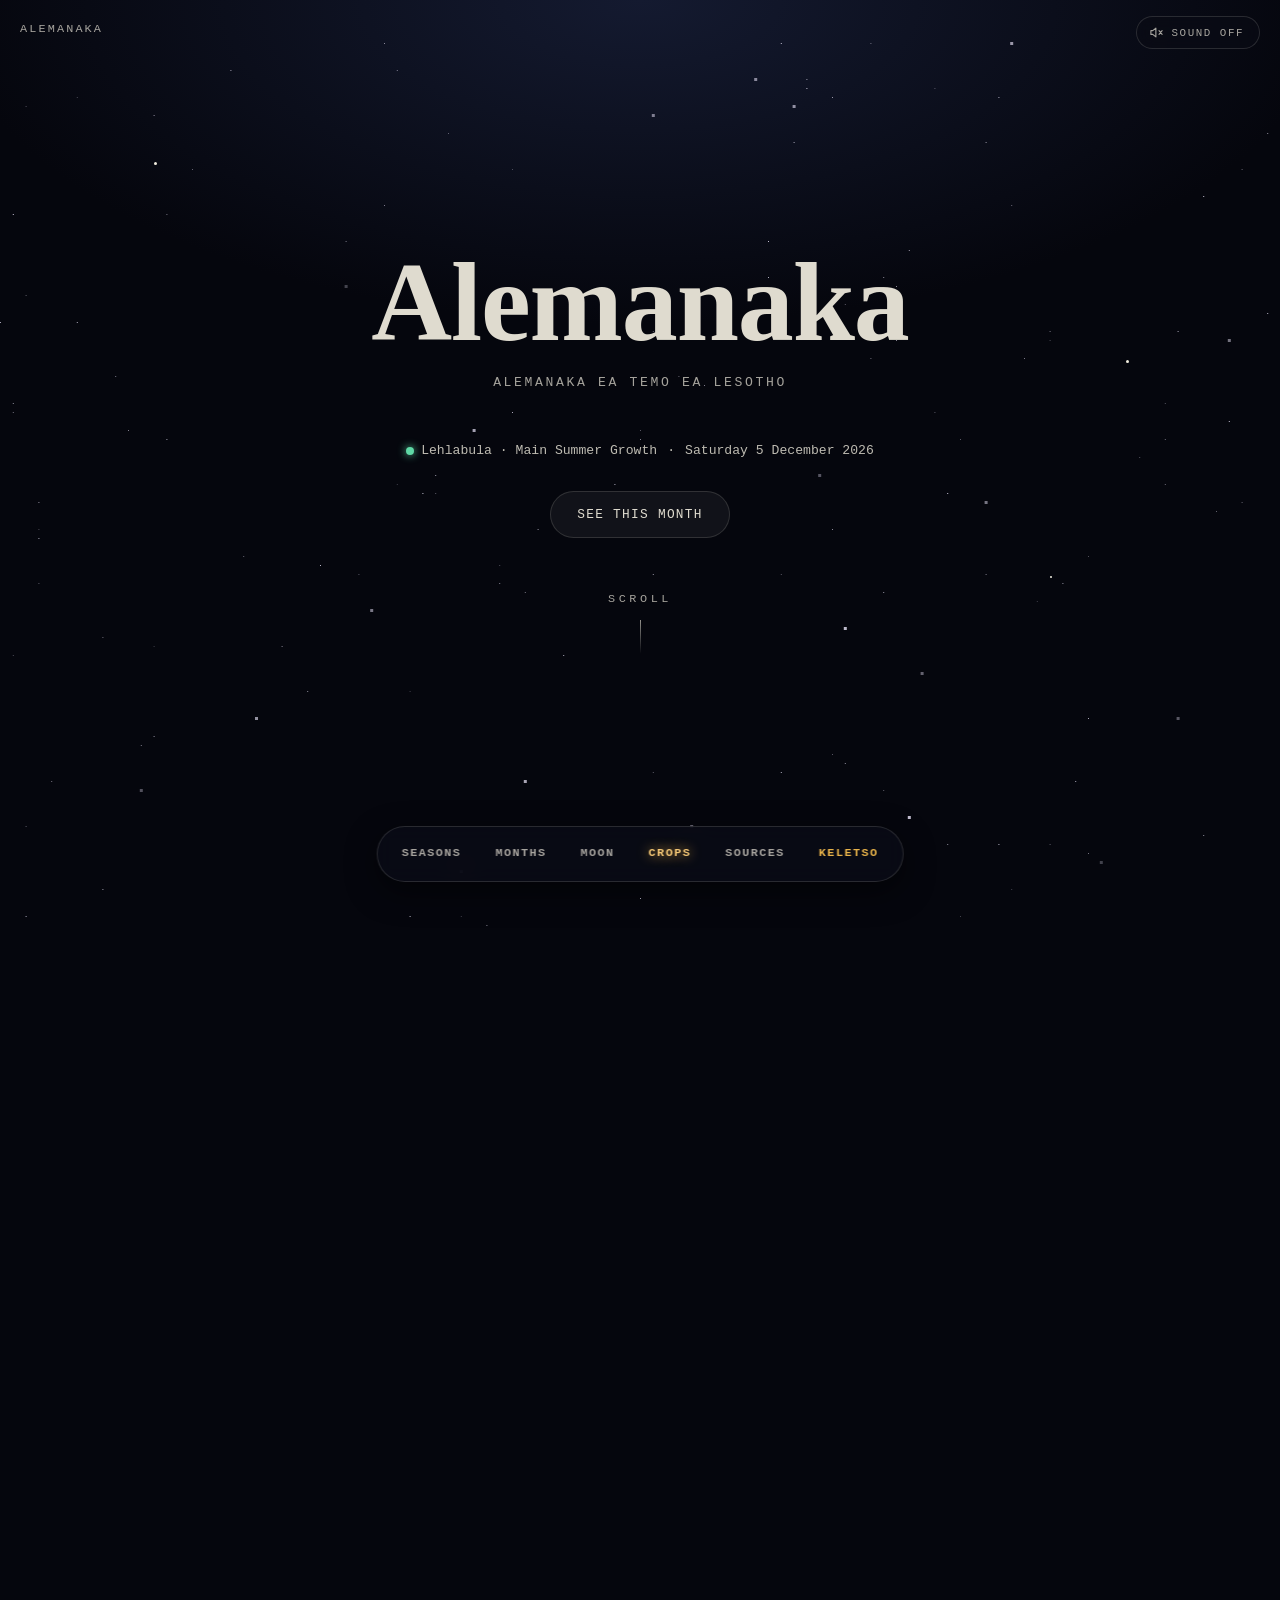
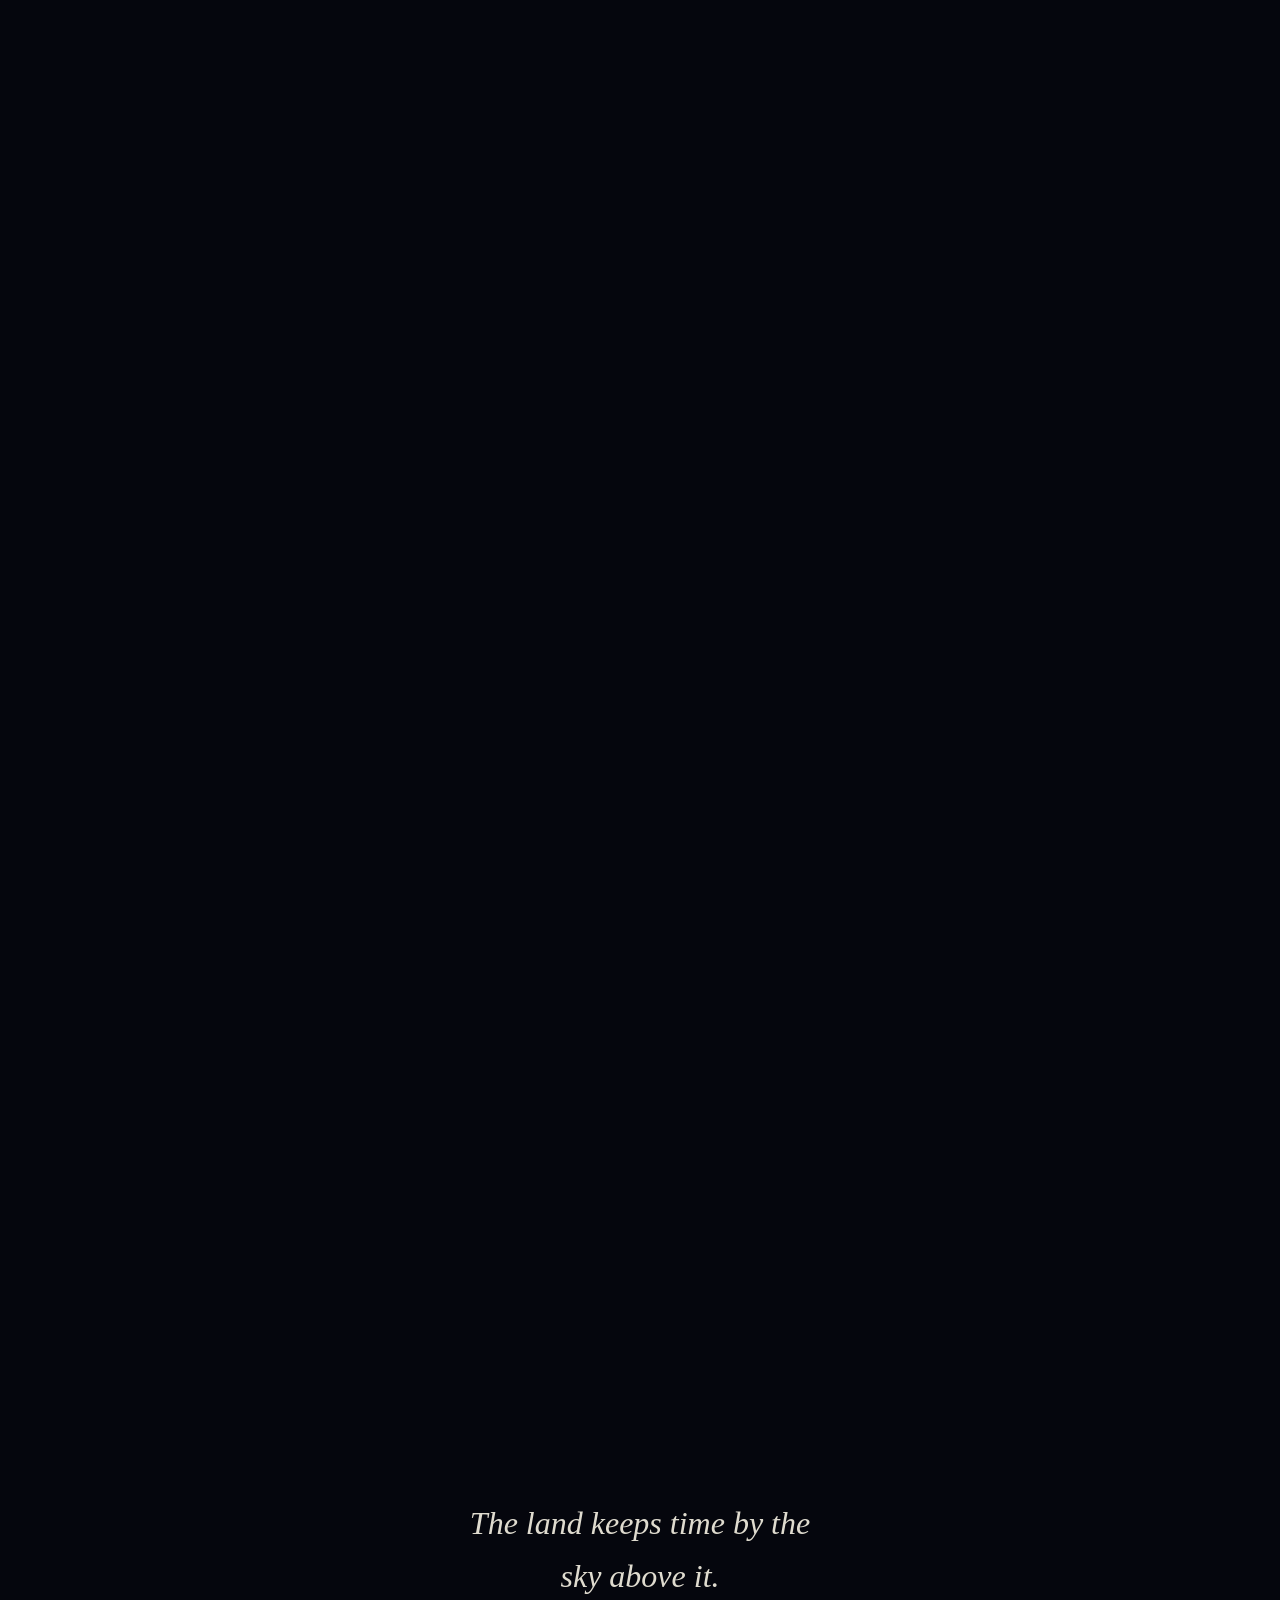
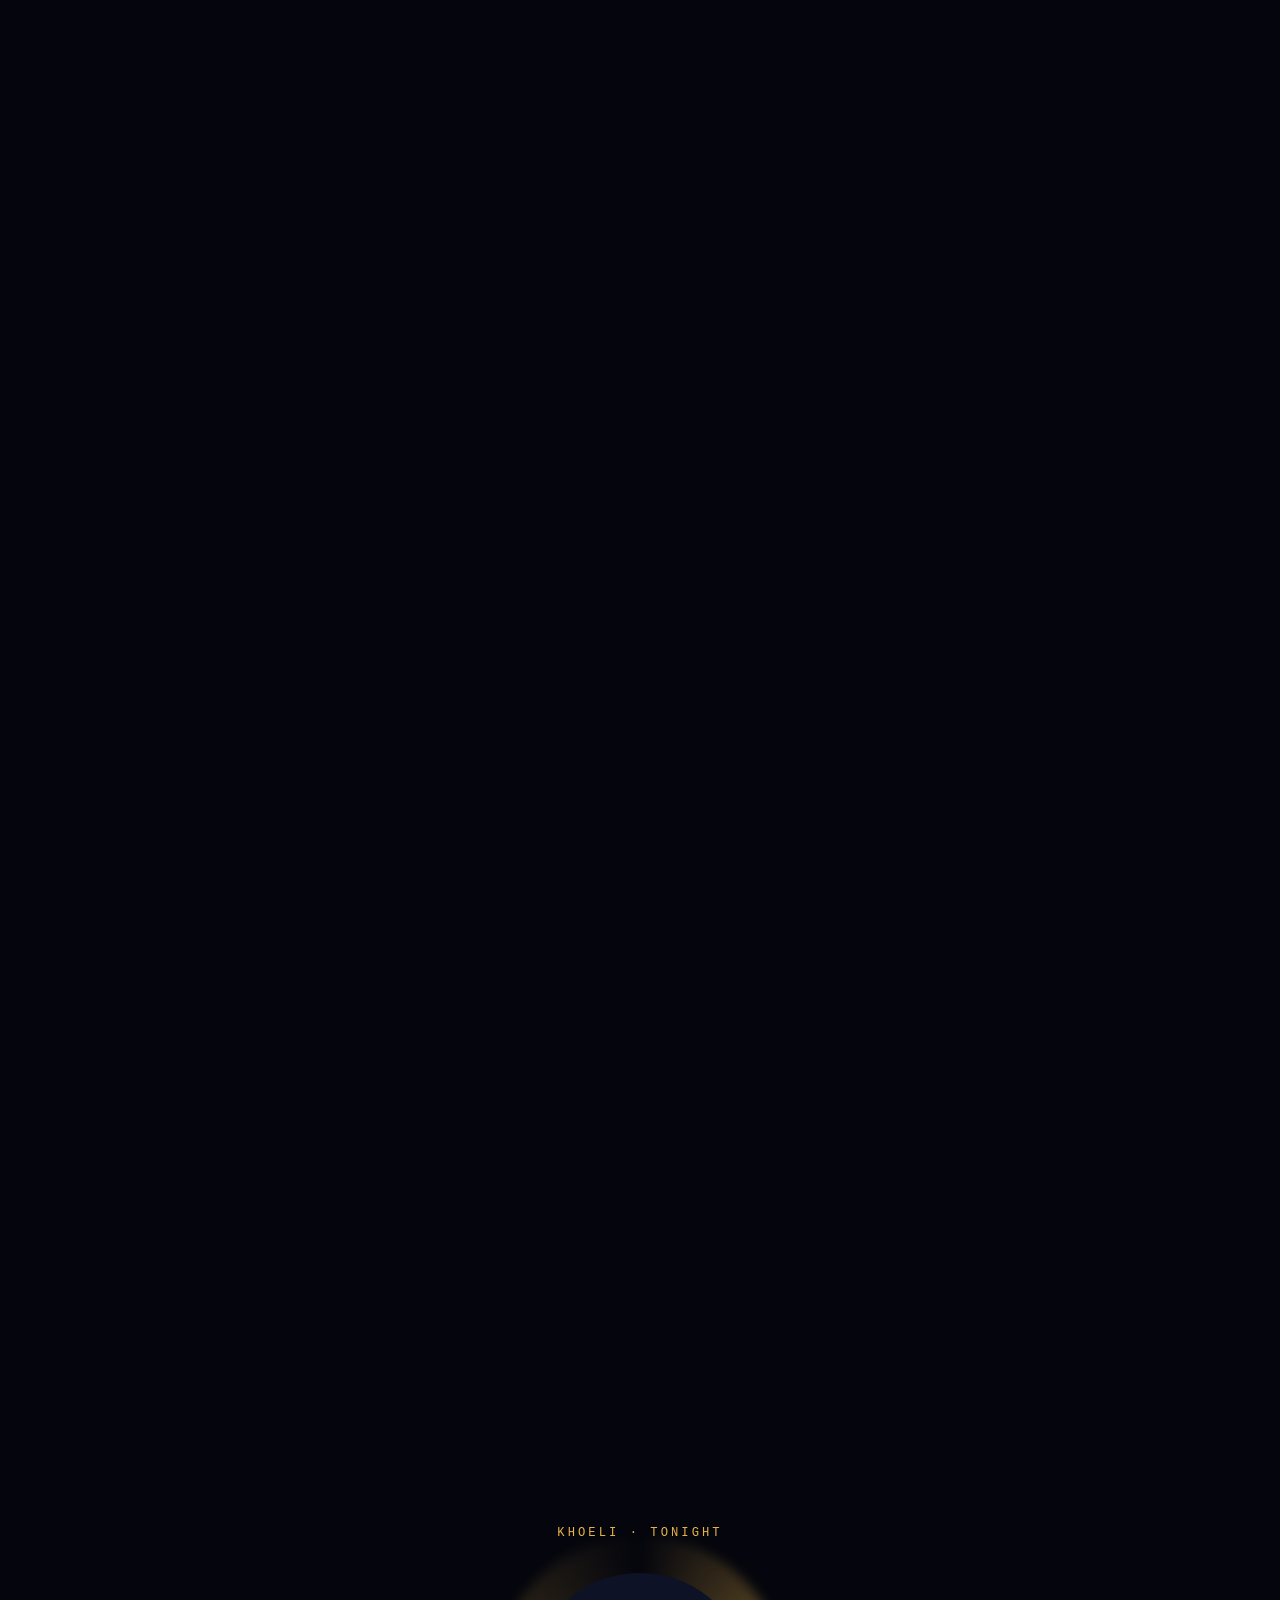
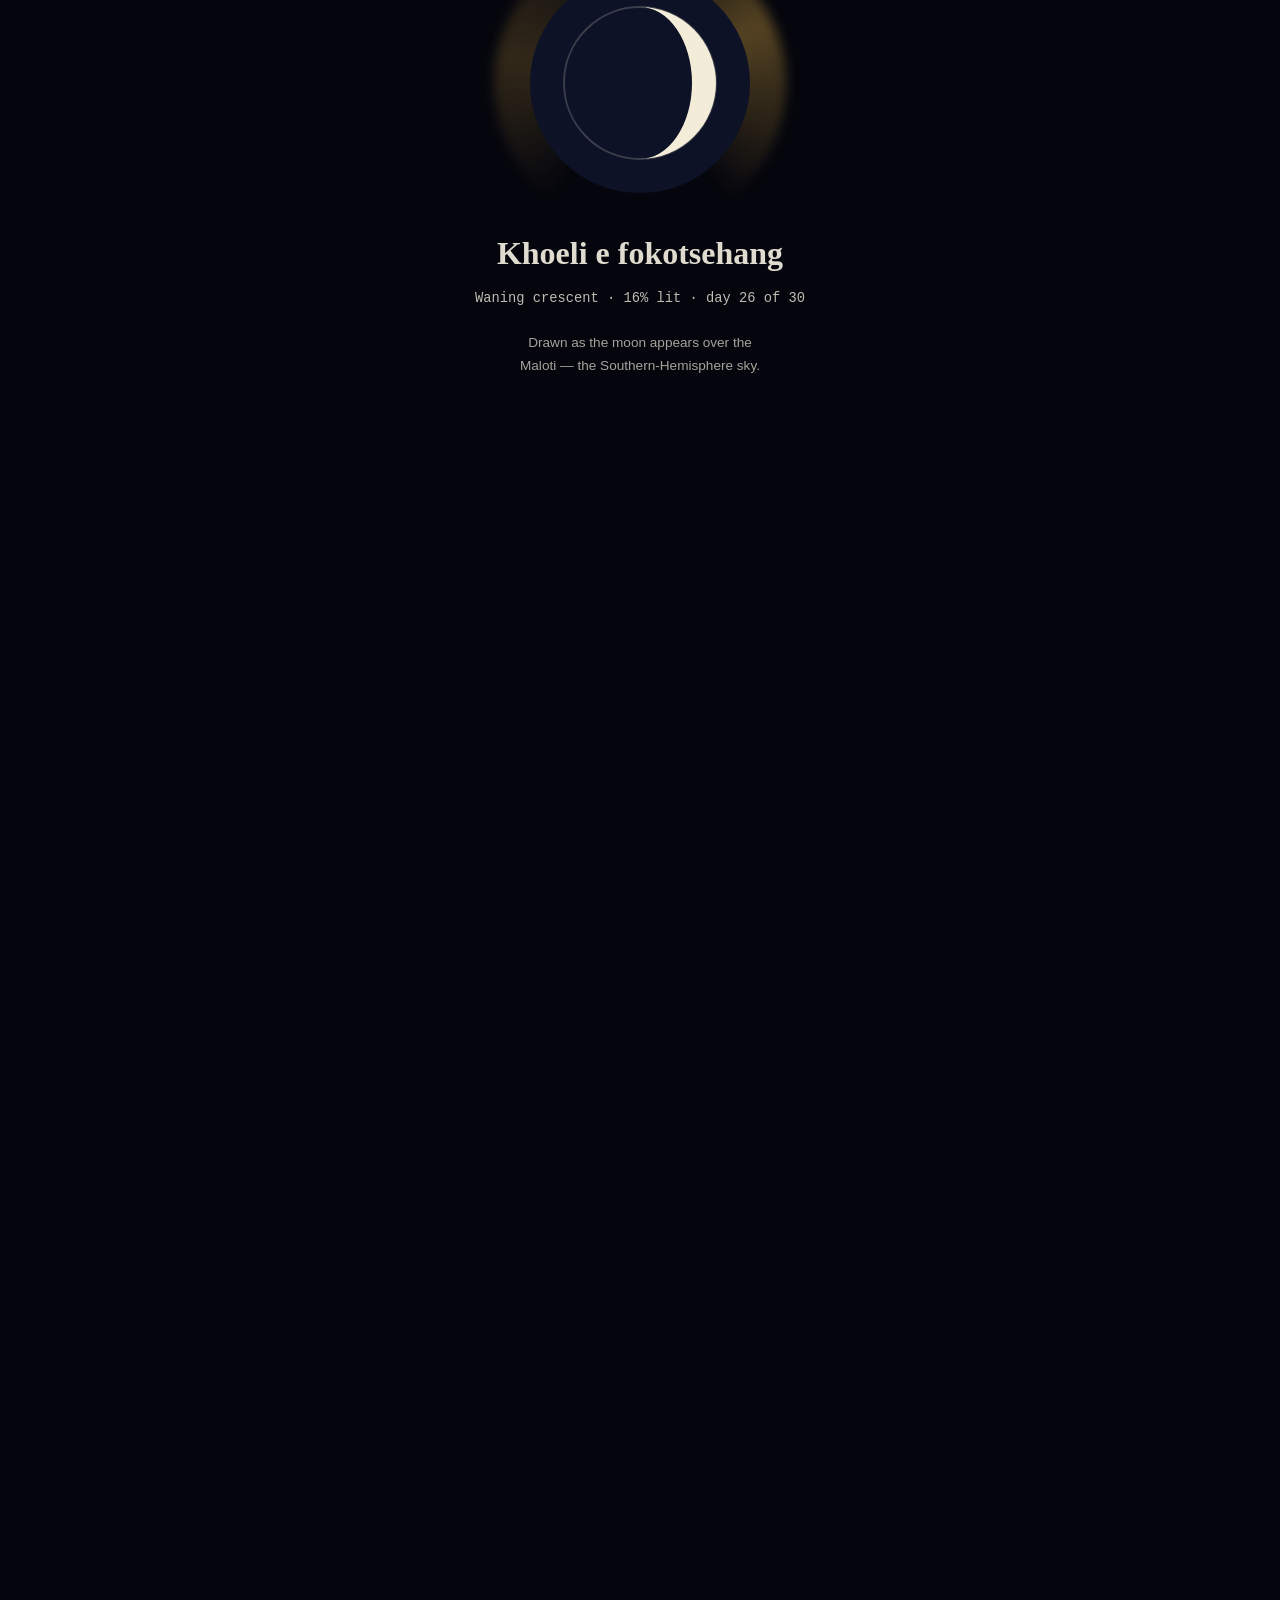
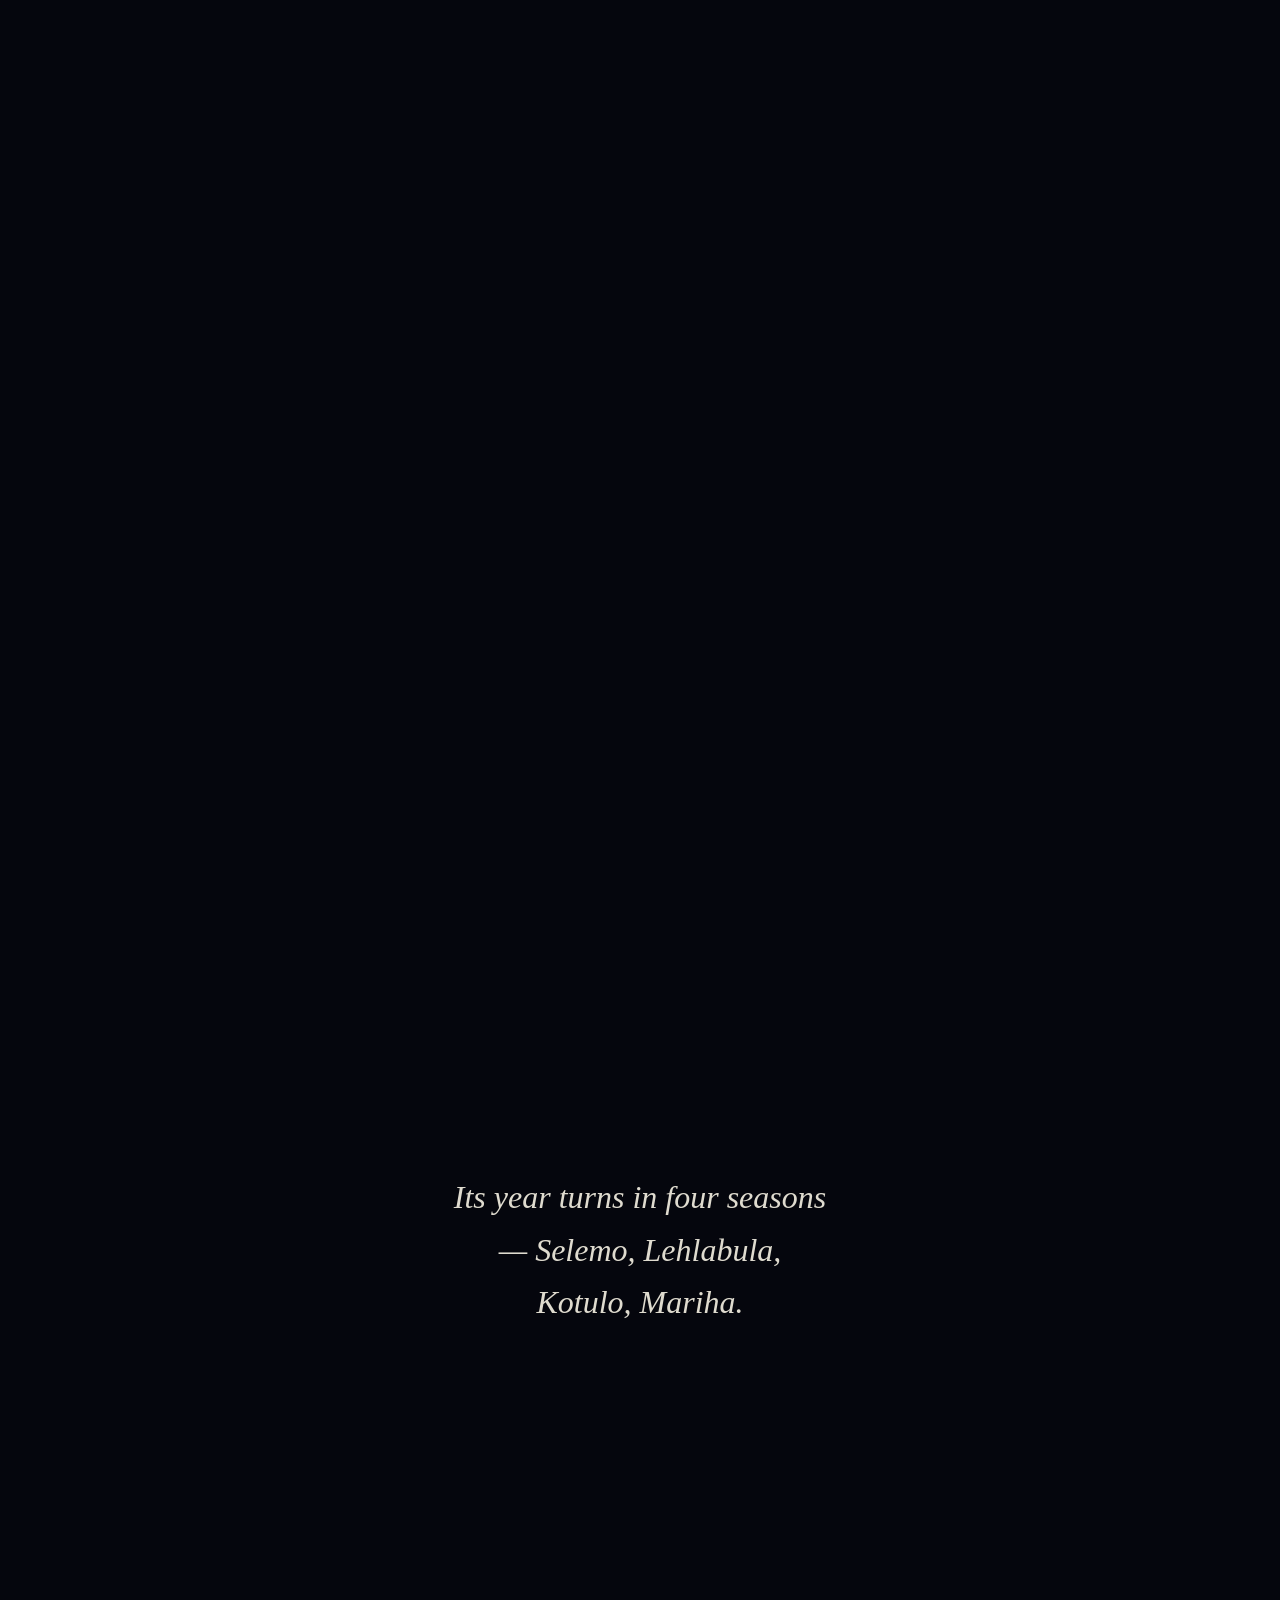
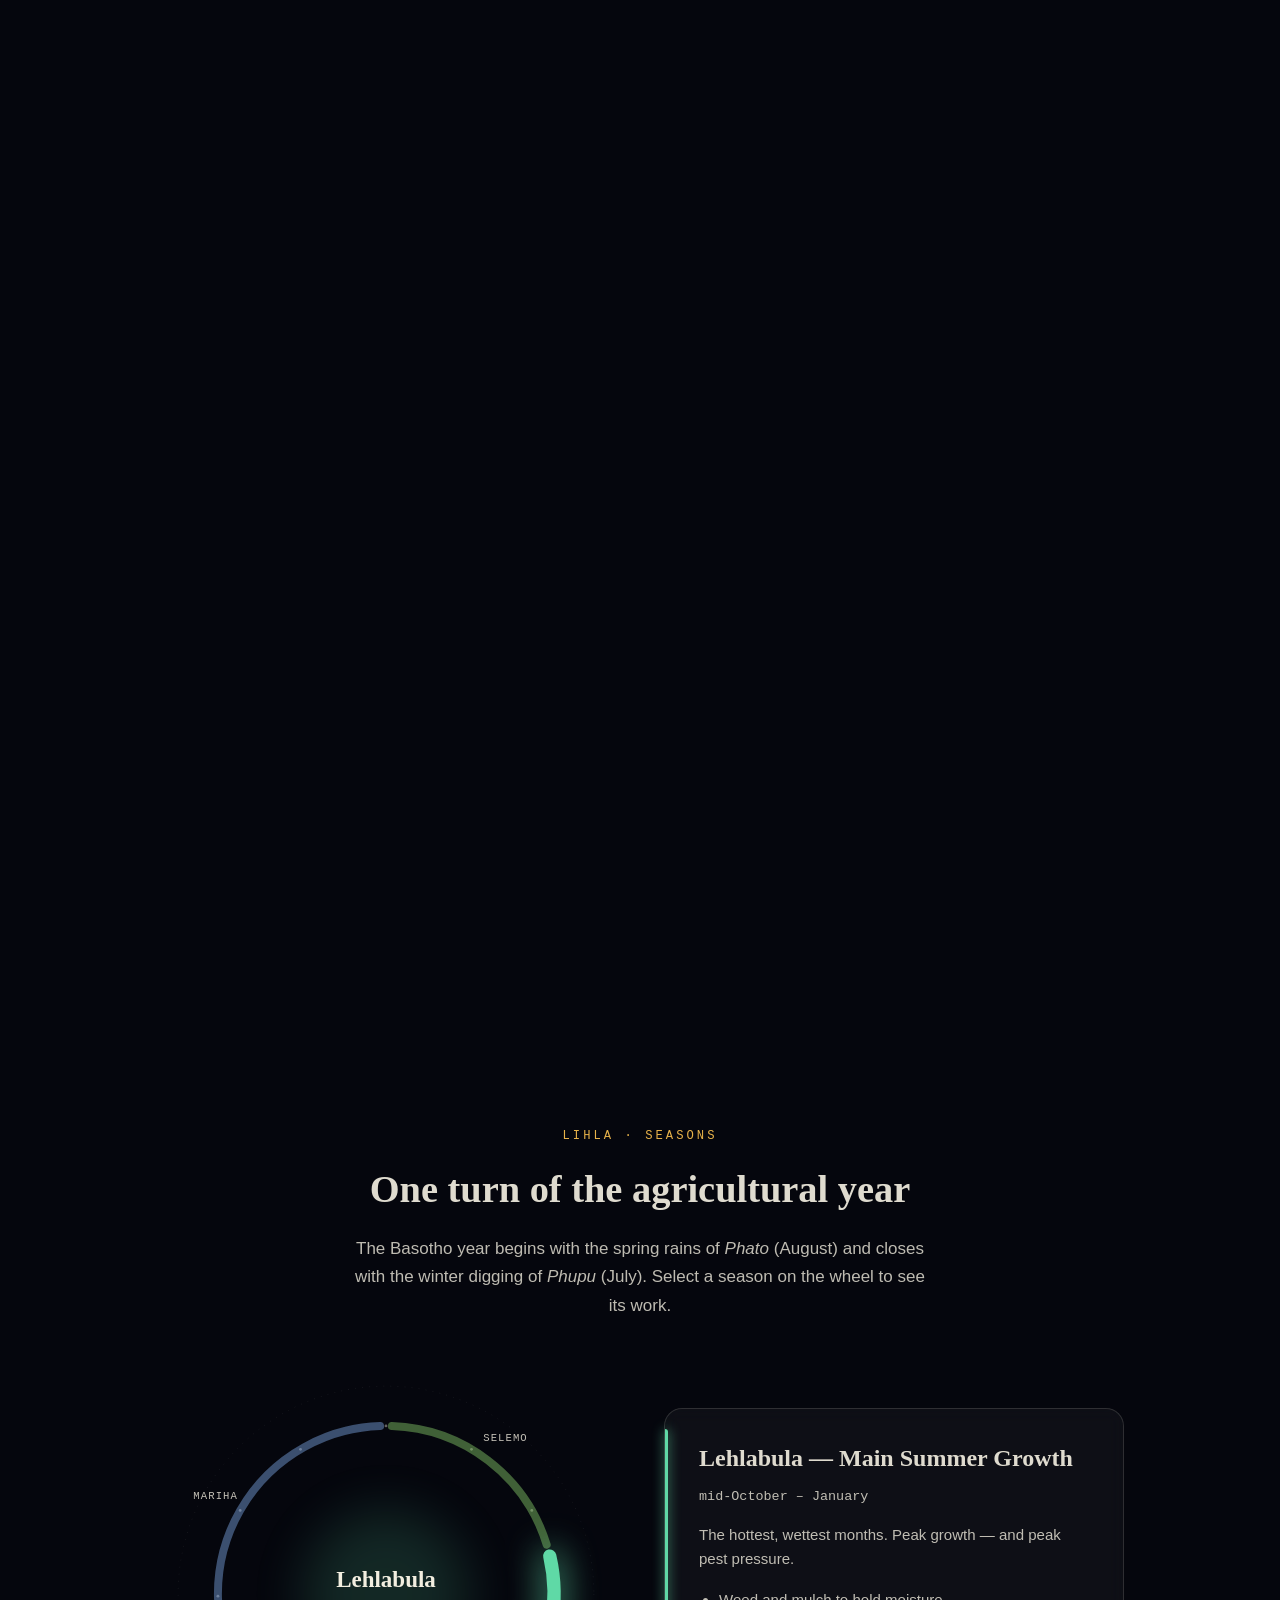
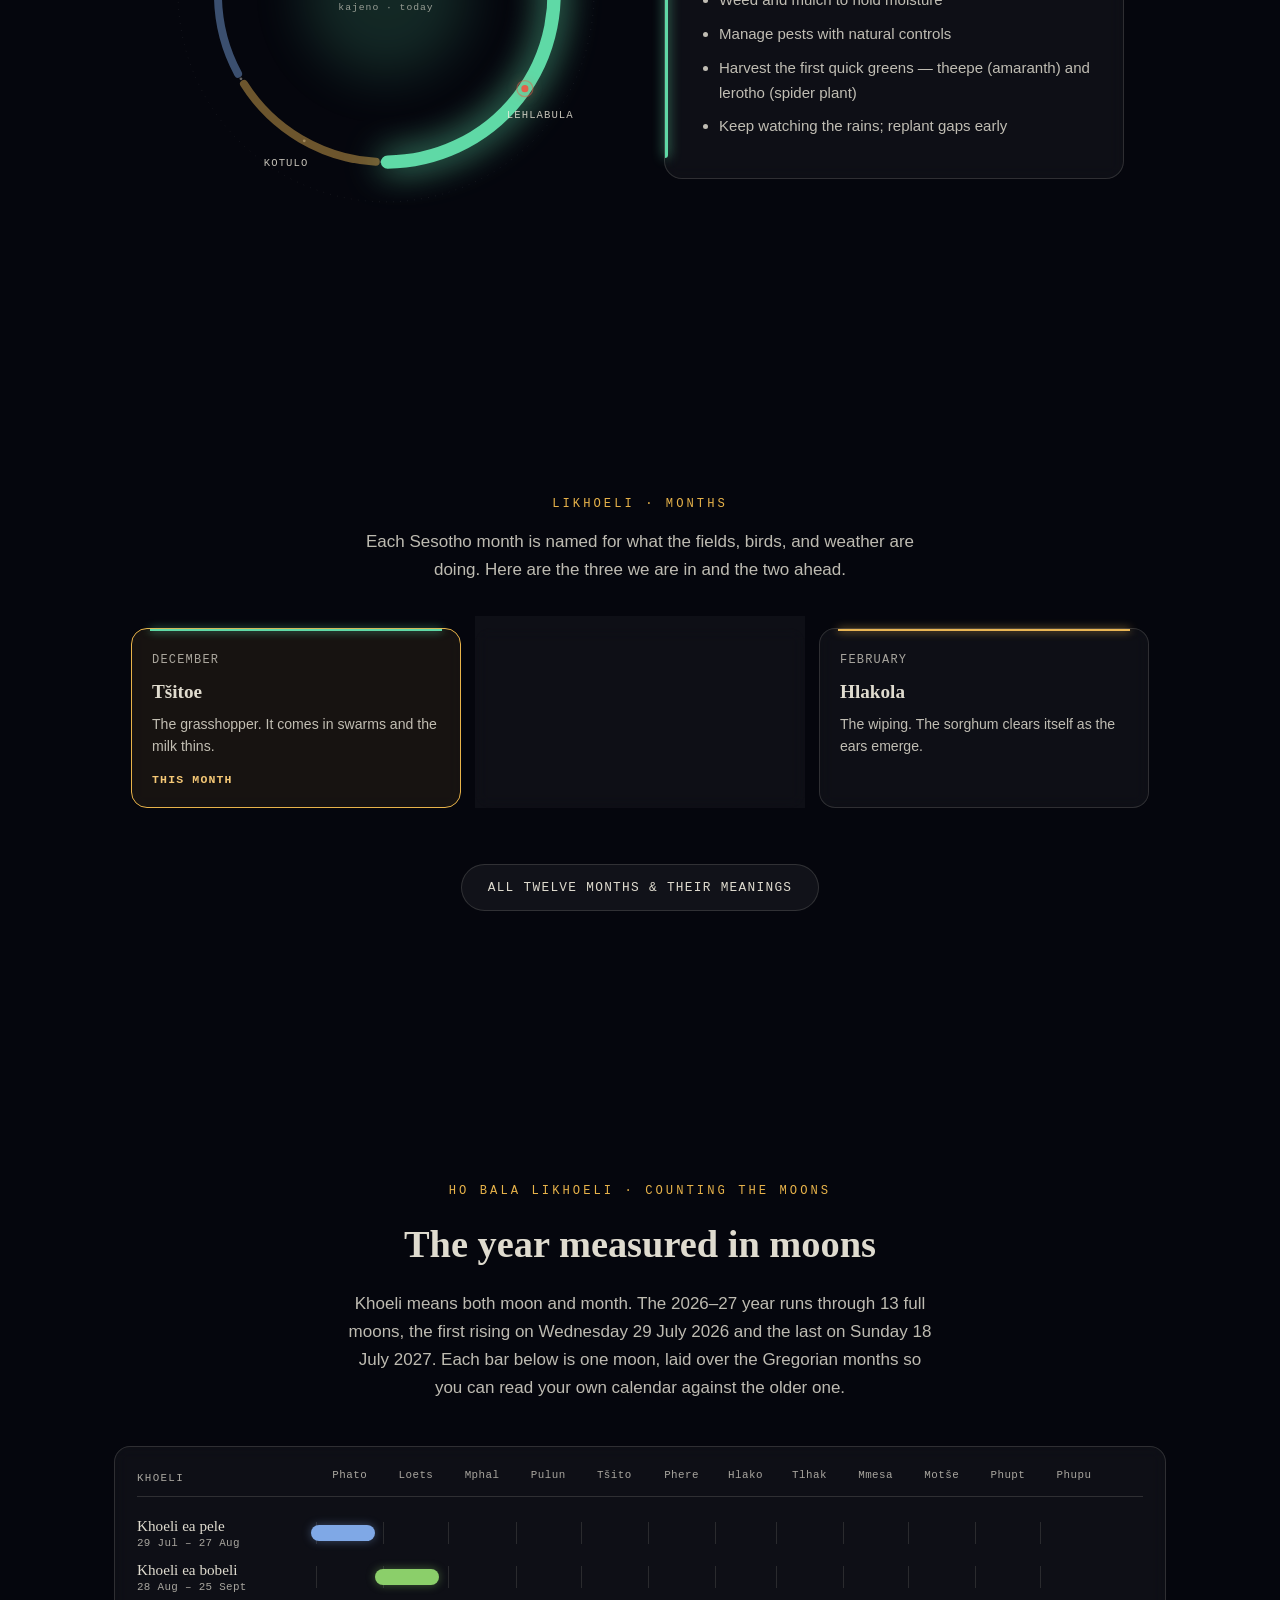
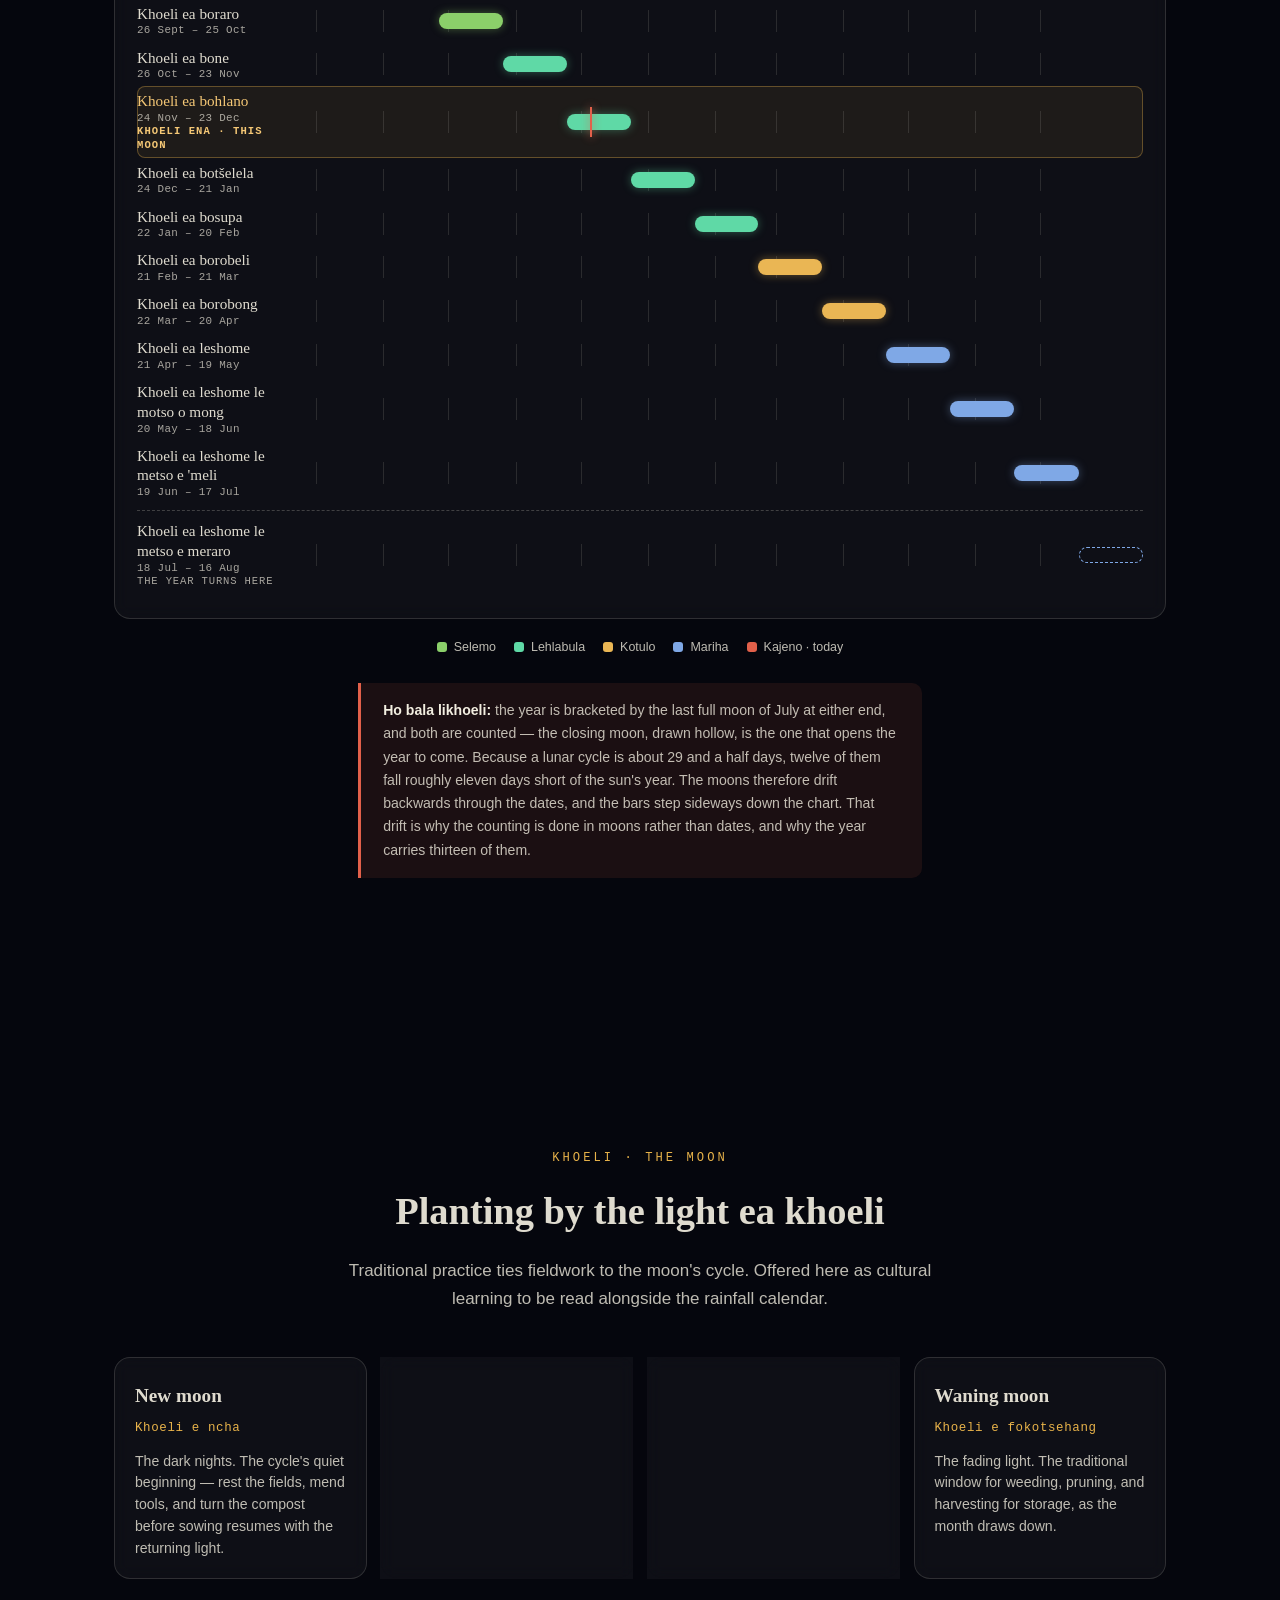
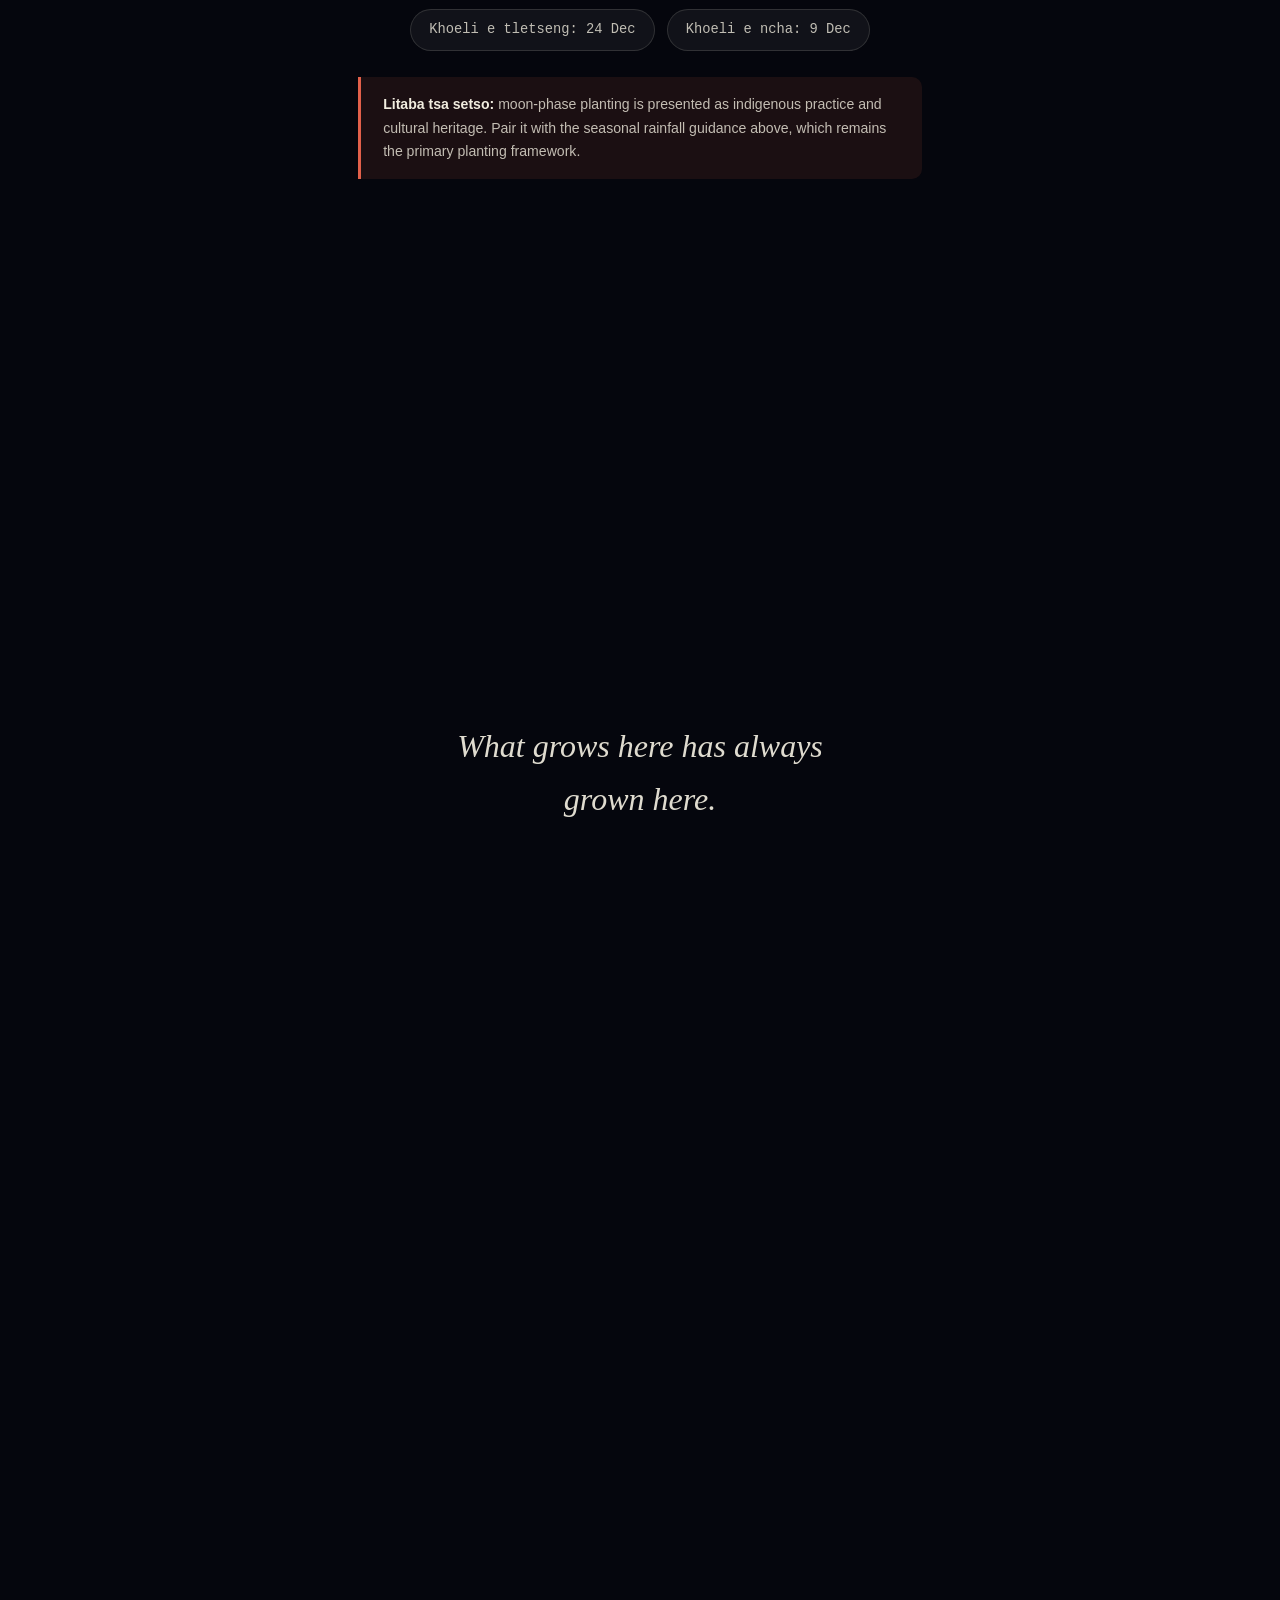
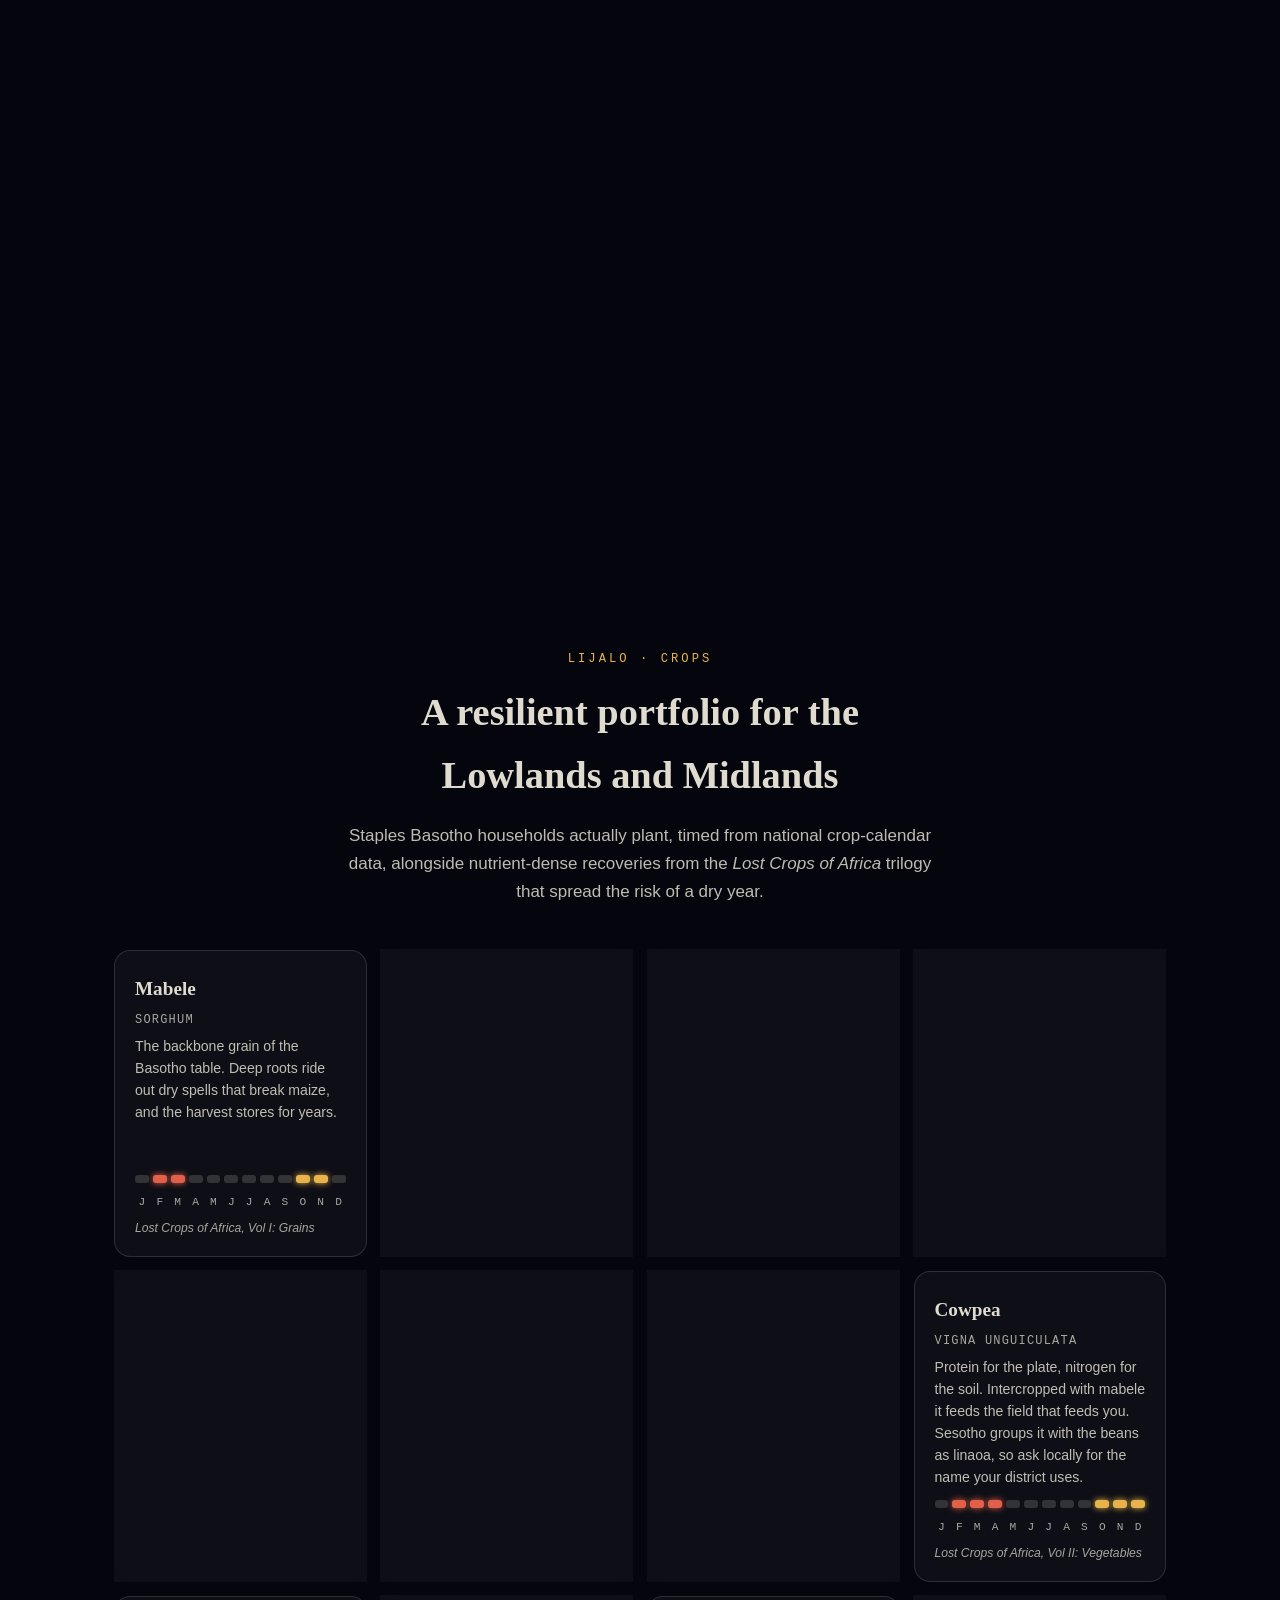
<file: index.html>
<!DOCTYPE html>
<html lang="en">
<head>
<meta charset="utf-8">
<meta name="viewport" content="width=device-width, initial-scale=1">
<title>Alemanaka ea Temo — Lesotho Agricultural Calendar</title>
<meta name="description" content="A living almanac of Lesotho's planting seasons, moon cycles, and indigenous crops. Curated by Barefaced Media.">
<link rel="stylesheet" href="styles.css">
<script src="data.js"></script>
</head>
<body>

<a class="skip-link" href="#lihla">Skip to the calendar</a>

<div id="stars" aria-hidden="true"></div>
<div class="twinkle" aria-hidden="true" style="top:18%; left:12%; width:3px; height:3px;"></div>
<div class="twinkle" aria-hidden="true" style="top:64%; left:82%; width:2px; height:2px; animation-delay:1.2s;"></div>
<div class="twinkle" aria-hidden="true" style="top:40%; left:88%; width:3px; height:3px; animation-delay:0.6s;"></div>

<a class="brand" href="#top">Alemanaka</a>

<button class="sound" id="sound-btn" type="button" aria-pressed="false"
        aria-label="Play background music: Hae by Rosem" hidden>
  <svg viewBox="0 0 24 24" fill="none" stroke="currentColor" stroke-width="1.8"
       stroke-linecap="round" stroke-linejoin="round" aria-hidden="true">
    <path d="M11 5 6 9H3v6h3l5 4V5z"></path>
    <g class="wave"><path d="M15.5 8.5a5 5 0 0 1 0 7"></path><path d="M18.5 6a9 9 0 0 1 0 12"></path></g>
    <path class="slash" d="M16 9l5 6M21 9l-5 6"></path>
  </svg>
  <span class="label" id="sound-label">Sound off</span>
</button>

<!-- Streamed from SoundCloud's own player, so plays reach the artist. -->
<iframe id="sc-player" title="Background music player" tabindex="-1" aria-hidden="true"
        allow="autoplay"
        src="https://w.soundcloud.com/player/?url=https%3A%2F%2Fsoundcloud.com%2Frosem-sc%2Fhae&amp;auto_play=false&amp;hide_related=true&amp;show_comments=false&amp;show_user=false&amp;show_teaser=false&amp;visual=false"></iframe>

<nav class="dock" aria-label="Sections">
  <a href="#lihla">Seasons</a>
  <a href="#likhoeli">Months</a>
  <a href="#khoeli">Moon</a>
  <a href="#lijalo">Crops</a>
  <a href="references.html">Sources</a>
  <a class="suggest" href="#hlokomela">Keletso</a>
</nav>

<div class="pin pin-2">
<div class="pin-inner">
<section id="top">
  <h1>Alemanaka</h1>
  <p class="hero-sub">Alemanaka ea Temo ea Lesotho</p>

  <div class="hero-now">
    <span class="pair"><span id="season-dot"></span><span id="season-chip">&nbsp;</span></span>
    <span aria-hidden="true">·</span>
    <span id="today-date">&nbsp;</span>
  </div>

  <a class="jump" href="#likhoeli">See this month</a>

  <div class="scroll-hint" aria-hidden="true">
    <span>scroll</span>
    <i></i>
  </div>
</section>
</div>
</div>

<div class="pin pin-1">
<div class="pin-inner">
<div class="beat" data-reveal>
  <p class="reveal">The land keeps time by the sky above it.</p>
</div>
</div>
</div>

<div class="pin pin-2">
<div class="pin-inner">
<section id="moon-hero" data-reveal>
  <div class="reveal">
    <p class="eyebrow">Khoeli · Tonight</p>
    <div class="moon-stage">
      <div class="moon-halo" aria-hidden="true"></div>
      <div class="moon-body">
        <svg id="moon-svg" width="190" height="190" viewBox="0 0 150 150" role="img" aria-label="Tonight's moon phase">
          <circle cx="75" cy="75" r="60" fill="#0d1226" stroke="rgba(242,238,224,0.2)" stroke-width="1.5"></circle>
          <path id="moon-lit" fill="#f3ecd8" d=""></path>
        </svg>
      </div>
    </div>
    <div id="phase-name">&nbsp;</div>
    <div id="phase-detail">&nbsp;</div>
    <p class="moon-note">Drawn as the moon appears over the Maloti — the Southern-Hemisphere sky.</p>
  </div>
</section>
</div>
</div>

<div class="pin pin-1">
<div class="pin-inner">
<div class="beat" data-reveal>
  <p class="reveal">Its year turns in four seasons — Selemo, Lehlabula, Kotulo, Mariha.</p>
</div>
</div>
</div>

<section id="lihla" class="shell" data-reveal>
  <div class="reveal">
    <div class="section-head">
      <p class="eyebrow">Lihla · Seasons</p>
      <h2>One turn of the agricultural year</h2>
      <p class="sub">The Basotho year begins with the spring rains of <em>Phato</em> (August) and closes with the winter digging of <em>Phupu</em> (July). Select a season on the wheel to see its work.</p>
    </div>
    <div class="wheel-row">
      <div class="wheel-col">
        <svg id="wheel" viewBox="0 0 520 520" role="group" aria-label="Interactive season wheel"></svg>
      </div>
      <div id="season-detail">
        <div id="sd-rail"></div>
        <h3 id="sd-name">&nbsp;</h3>
        <p id="sd-timeline">&nbsp;</p>
        <p id="sd-weather">&nbsp;</p>
        <ul id="sd-actions"></ul>
      </div>
    </div>
  </div>
</section>

<section id="likhoeli" class="shell" data-reveal>
  <div class="reveal">
    <div class="section-head">
      <p class="eyebrow">Likhoeli · Months</p>
      <p class="sub">Each Sesotho month is named for what the fields, birds, and weather are doing. Here are the three we are in and the two ahead.</p>
    </div>
    <div id="months-grid" class="grid months"></div>
    <p style="text-align:center; margin-top:26px;">
      <a class="jump" href="likhoeli.html">All twelve months &amp; their meanings</a>
    </p>
  </div>
</section>

<section id="likhoeli-moons" class="shell" data-reveal>
  <div class="reveal">
    <div class="section-head">
      <p class="eyebrow">Ho bala likhoeli · Counting the moons</p>
      <h2>The year measured in moons</h2>
      <p class="sub" id="moons-intro">&nbsp;</p>
    </div>

    <div class="moonchart">
      <div class="moonchart-inner">
        <div class="mc-axis">
          <span class="mc-axis-label">Khoeli</span>
          <div class="mc-months" id="mc-months"></div>
        </div>
        <div id="mc-rows"></div>
      </div>
    </div>

    <div class="mc-legend">
      <span><i style="background:var(--selemo)"></i>Selemo</span>
      <span><i style="background:var(--lehlabula)"></i>Lehlabula</span>
      <span><i style="background:var(--kotulo)"></i>Kotulo</span>
      <span><i style="background:var(--mariha)"></i>Mariha</span>
      <span><i style="background:var(--ember)"></i>Kajeno · today</span>
    </div>

    <p class="note" id="moons-note"></p>
  </div>
</section>

<section id="khoeli" class="shell" data-reveal>
  <div class="reveal">
    <div class="section-head">
      <p class="eyebrow">Khoeli · The Moon</p>
      <h2>Planting by the light ea khoeli</h2>
      <p class="sub">Traditional practice ties fieldwork to the moon's cycle. Offered here as cultural learning to be read alongside the rainfall calendar.</p>
    </div>
    <div class="grid moons">
      <div class="card moon-card">
        <h3 class="name">New moon</h3>
        <span class="st">Khoeli e ncha</span>
        <p class="body">The dark nights. The cycle's quiet beginning — rest the fields, mend tools, and turn the compost before sowing resumes with the returning light.</p>
      </div>
      <div class="card moon-card">
        <h3 class="name">Waxing moon</h3>
        <span class="st">Khoeli e ntseng e hōla</span>
        <p class="body">The growing light. The traditional window for sowing seed and transplanting seedlings, as the month builds toward fullness.</p>
      </div>
      <div class="card moon-card">
        <h3 class="name">Full moon</h3>
        <span class="st">Khoeli e tletseng</span>
        <p class="body">The bright nights. A time for gathering, community work, and checking fields — the veld is lit long after sunset.</p>
      </div>
      <div class="card moon-card">
        <h3 class="name">Waning moon</h3>
        <span class="st">Khoeli e fokotsehang</span>
        <p class="body">The fading light. The traditional window for weeding, pruning, and harvesting for storage, as the month draws down.</p>
      </div>
    </div>
    <div class="chips">
      <span id="next-full">&nbsp;</span>
      <span id="next-new">&nbsp;</span>
    </div>
    <p class="note"><strong>Litaba tsa setso:</strong> moon-phase planting is presented as indigenous practice and cultural heritage. Pair it with the seasonal rainfall guidance above, which remains the primary planting framework.</p>
  </div>
</section>

<div class="pin pin-1">
<div class="pin-inner">
<div class="beat" data-reveal>
  <p class="reveal">What grows here has always grown here.</p>
</div>
</div>
</div>

<section id="lijalo" class="shell" data-reveal>
  <div class="reveal">
    <div class="section-head">
      <p class="eyebrow">Lijalo · Crops</p>
      <h2>A resilient portfolio for the Lowlands and Midlands</h2>
      <p class="sub">Staples Basotho households actually plant, timed from national crop-calendar data, alongside nutrient-dense recoveries from the <em>Lost Crops of Africa</em> trilogy that spread the risk of a dry year.</p>
    </div>
    <div id="crops-grid" class="grid crops"></div>
    <div class="key">
      <span><i style="background:var(--gold); box-shadow:0 0 8px var(--gold);"></i>Planting window</span>
      <span><i style="background:var(--ember); box-shadow:0 0 8px var(--ember);"></i>Harvest window</span>
    </div>
  </div>
</section>

<section id="hlokomela" data-reveal>
  <div class="reveal inner">
    <p class="eyebrow">Keletso · Your advice</p>
    <h2>Know something we got wrong?</h2>
    <p class="sub">
      This almanac is built from books, national crop data, and knowledge that lives
      with farmers and families — and the last of those is the part no dataset holds.
      If a month's meaning reads wrong in your district, a planting window doesn't
      match your fields, or a Sesotho word should be spelled another way, tell us.
      Every suggestion is read by a person before anything changes.
    </p>
    <button class="btn-gold" type="button" data-open-suggest>Fana ka keletso · Share your advice</button>
  </div>
</section>

<section id="print" data-reveal>
  <div class="reveal inner">
    <p class="eyebrow">Coming to print</p>
    <h2>Printed Alemanaka Calendar</h2>
    <p class="sub">A printed wall-calendar edition is in production. Leave your email and we'll tell you the moment copies are ready.</p>

    <form class="signup" id="signup-form" novalidate>
      <label class="skip-link" for="s-email">Your email address</label>
      <input id="s-email" type="email" required maxlength="254" autocomplete="email"
        placeholder="your@email.com" aria-label="Your email address">
      <input id="s-trap" class="trap" type="text" tabindex="-1" autocomplete="off" aria-hidden="true">
      <button class="btn-gold" type="submit" id="s-submit">Reserve your copy</button>
    </form>
    <p class="signup-msg" id="s-msg" role="status" aria-live="polite"></p>

    <div class="signup-done" id="signup-done" hidden>
      <p class="thanks">Kea leboha!</p>
      <p id="s-done-msg">Check your email and click the link to confirm — then you're on the list.</p>
    </div>
  </div>
</section>

<footer>
  <div class="inner">
    <h3>Sources &amp; next steps</h3>
    <p class="body">Crop guidance drawn from <em>Lost Crops of Africa</em>, Vols I–III (National Academies Press), the FAO–WFP Crop &amp; Food Supply Assessment for Lesotho, and FEWS NET / USDA crop calendars. Sesotho throughout uses Lesotho orthography.</p>
    <p class="fine">Alemanaka — a cultural preservation project. Sample edition, 2026–27 growing year. <a href="references.html">Sources &amp; references</a></p>
    <p class="credit">
      <span>Music: <a href="https://soundcloud.com/rosem-sc/hae" target="_blank" rel="noopener noreferrer">Hae</a> by <a href="https://soundcloud.com/rosem-sc" target="_blank" rel="noopener noreferrer">Rosem</a></span>
      <span class="sep" aria-hidden="true">|</span>
      <span>Curated by Barefaced Media</span>
    </p>
  </div>
</footer>

<div class="modal-veil" id="suggest-veil" hidden>
  <div class="modal" role="dialog" aria-modal="true" aria-labelledby="suggest-title">

    <form id="suggest-form" novalidate>
      <h2 id="suggest-title">Fana ka keletso · Share your advice</h2>
      <p class="lede">Say it however you like — a sentence is plenty. We'll email you a link to confirm it's really you, then it goes to be read.</p>

      <fieldset class="field" style="border:0; padding:0; margin:0 0 18px;">
        <legend class="field" style="padding:0; margin:0 0 7px; font-family:var(--mono); font-size:0.76rem; letter-spacing:0.1em; text-transform:uppercase; color:var(--text-mute);">What are you bringing?</legend>
        <div class="kinds">
          <span class="kind">
            <input type="radio" id="k-keletso" name="kind" value="keletso" checked>
            <label for="k-keletso"><span class="st">Keletso</span><span class="en">Advice</span></label>
          </span>
          <span class="kind">
            <input type="radio" id="k-litlatsetso" name="kind" value="litlatsetso">
            <label for="k-litlatsetso"><span class="st">Litlatsetso</span><span class="en">Additions</span></label>
          </span>
          <span class="kind">
            <input type="radio" id="k-likopo" name="kind" value="likopo">
            <label for="k-likopo"><span class="st">Likōpo le lipotso</span><span class="en">Requests &amp; questions</span></label>
          </span>
        </div>
      </fieldset>

      <div class="field">
        <label for="f-body">Your message</label>
        <textarea id="f-body" name="body" required maxlength="4000"
          placeholder="I wish this was better because…"></textarea>
      </div>

      <div class="field">
        <label for="f-section">What is it about?</label>
        <select id="f-section" name="section">
          <option value="">Choose one (optional)</option>
          <option>The seasons</option>
          <option>The months</option>
          <option>The moon</option>
          <option>The crops</option>
          <option>The Sesotho</option>
          <option>The printed calendar</option>
          <option>Something else</option>
        </select>
      </div>

      <div class="field">
        <label for="f-name">Your name</label>
        <input id="f-name" name="name" type="text" required maxlength="120" autocomplete="name">
      </div>

      <div class="field">
        <label for="f-email">Your email</label>
        <input id="f-email" name="email" type="email" required maxlength="254" autocomplete="email">
        <span class="hint">Only used to confirm your suggestion and reply. Never published, never shared.</span>
      </div>

      <div class="trap" aria-hidden="true">
        <label for="f-website">Leave this empty</label>
        <input id="f-website" name="website" type="text" tabindex="-1" autocomplete="off">
      </div>

      <div id="turnstile-slot"></div>

      <div class="modal-actions">
        <button class="btn-gold" type="submit" id="f-submit">Send suggestion</button>
        <button class="btn-quiet" type="button" data-close-suggest>Cancel</button>
      </div>

      <p class="form-msg" id="f-msg" role="status" aria-live="polite"></p>

      <p class="privacy">
        We keep your name, email, and message so we can check the suggestion is
        genuine and write back. We also keep a scrambled record of your network to
        catch repeat spam — never your actual address. Ask us any time and we'll
        delete your entry.
      </p>
    </form>

    <div class="modal-done" id="suggest-done" hidden>
      <h2>Check your email</h2>
      <p id="done-msg">We've sent you a link. Click it and your suggestion goes through to be read.</p>
      <button class="btn-quiet" type="button" data-close-suggest>Close</button>
    </div>

  </div>
</div>

<script>
/* ============================================================
   SUGGESTION BOX
   Set these two after deploying the Worker (see feedback-api/README.md).
   The Turnstile key below is Cloudflare's public test key: it always
   passes, so the form works before you have an account.
   ============================================================ */
window.ALEMANAKA_FEEDBACK = {
  apiUrl: "https://alemanaka-feedback.misspurple-freelance.workers.dev",
  // Cloudflare's public test key: it always passes. Swap it for your own
  // Turnstile SITE key (dashboard > Turnstile > Add site) before launch.
  turnstileKey: "1x00000000000000000000AA"
};
</script>
<script src="https://w.soundcloud.com/player/api.js" async defer></script>
<script>
/* ============================================================
   BACKGROUND MUSIC — "Hae" by Rosem, on loop.

   Never starts by itself. Every browser blocks audio that begins
   without a gesture, and a page that makes noise uninvited is rude
   anyway. The button is the only way it plays, and the choice is
   remembered so a returning reader is not asked twice.

   If SoundCloud is blocked or slow, the button stays hidden rather
   than sitting there doing nothing.
   ============================================================ */
(function () {
  "use strict";

  var btn = document.getElementById("sound-btn");
  var label = document.getElementById("sound-label");
  var frame = document.getElementById("sc-player");
  var STORE = "alemanaka-sound";
  var widget = null;

  // What the reader asked for, kept apart from what the player is doing at
  // this instant. A track reaching its end fires PAUSE, and folding that back
  // into the same flag was what stopped the loop restarting.
  var wantSound = false;

  function paint() {
    btn.setAttribute("aria-pressed", wantSound ? "true" : "false");
    label.textContent = wantSound ? "Sound on" : "Sound off";
    btn.setAttribute("aria-label",
      (wantSound ? "Mute" : "Play") + " background music: Hae by Rosem");
  }

  function ready() {
    if (!window.SC || !SC.Widget) return;
    widget = SC.Widget(frame);

    widget.bind(SC.Widget.Events.READY, function () {
      btn.hidden = false;
      widget.setVolume(55);

      // Loop: SoundCloud does not repeat a single track on its own. The
      // rewind needs a beat to settle before play is called again, or the
      // widget swallows it and the track simply stops.
      widget.bind(SC.Widget.Events.FINISH, function () {
        if (!wantSound) return;
        widget.seekTo(0);
        setTimeout(function () {
          if (wantSound) widget.play();
        }, 120);
      });

      // A reader who turned it on last time gets it back, but only once
      // they touch the page — the gesture the browser insists on.
      if (localStorage.getItem(STORE) === "on") {
        var resume = function () {
          document.removeEventListener("pointerdown", resume);
          document.removeEventListener("keydown", resume);
          if (!wantSound) { wantSound = true; widget.play(); paint(); }
        };
        document.addEventListener("pointerdown", resume, { once: true });
        document.addEventListener("keydown", resume, { once: true });
      }
    });

    btn.addEventListener("click", function () {
      wantSound = !wantSound;
      if (wantSound) widget.play(); else widget.pause();
      try { localStorage.setItem(STORE, wantSound ? "on" : "off"); } catch (e) {}
      paint();
    });

    paint();
  }

  // The API script is async; wait for it, but give up rather than hang.
  var waited = 0;
  var poll = setInterval(function () {
    if (window.SC && SC.Widget) { clearInterval(poll); ready(); }
    else if ((waited += 200) > 8000) { clearInterval(poll); }
  }, 200);
})();
</script>
<script src="https://challenges.cloudflare.com/turnstile/v0/api.js?render=explicit" async defer></script>
<script>
(function () {
  "use strict";

  var cfg = window.ALEMANAKA_FEEDBACK;
  var veil = document.getElementById("suggest-veil");
  var form = document.getElementById("suggest-form");
  var done = document.getElementById("suggest-done");
  var msg = document.getElementById("f-msg");
  var submitBtn = document.getElementById("f-submit");
  var widgetId = null;
  var lastFocused = null;

  function open(section) {
    lastFocused = document.activeElement;
    form.hidden = false;
    done.hidden = true;
    msg.textContent = "";
    msg.className = "form-msg";
    veil.hidden = false;
    document.body.style.overflow = "hidden";

    if (section) document.getElementById("f-section").value = section;
    document.getElementById("f-body").focus();

    if (window.turnstile && widgetId === null && cfg.turnstileKey) {
      widgetId = window.turnstile.render("#turnstile-slot", {
        sitekey: cfg.turnstileKey,
        theme: "dark",
        size: "flexible"
      });
    }
  }

  function close() {
    veil.hidden = true;
    document.body.style.overflow = "";
    if (lastFocused && lastFocused.focus) lastFocused.focus();
  }

  // The prompt follows whichever kind is chosen, so the box asks for the
  // thing the person actually came to give.
  var PROMPTS = {
    keletso:     "The planting window for mabele is later where I farm…",
    litlatsetso: "My grandmother called this month…",
    likopo:      "Could you add the highlands planting dates?"
  };
  Array.prototype.forEach.call(document.querySelectorAll("input[name=kind]"), function (r) {
    r.addEventListener("change", function () {
      document.getElementById("f-body").placeholder = PROMPTS[r.value] || "";
    });
  });

  function selectedKind() {
    var r = document.querySelector("input[name=kind]:checked");
    return r ? r.value : "keletso";
  }

  Array.prototype.forEach.call(document.querySelectorAll("[data-open-suggest]"), function (b) {
    b.addEventListener("click", function () { open(b.getAttribute("data-section")); });
  });
  Array.prototype.forEach.call(document.querySelectorAll("[data-close-suggest]"), function (b) {
    b.addEventListener("click", close);
  });

  // The nav "Suggest" link opens the box rather than only scrolling to it.
  var navSuggest = document.querySelector(".dock a.suggest");
  if (navSuggest) {
    navSuggest.addEventListener("click", function (e) {
      e.preventDefault();
      document.getElementById("hlokomela").scrollIntoView({ behavior: "smooth" });
      setTimeout(function () { open(); }, 400);
    });
  }

  veil.addEventListener("mousedown", function (e) { if (e.target === veil) close(); });
  document.addEventListener("keydown", function (e) {
    if (e.key === "Escape" && !veil.hidden) close();
  });

  // Keep tabbing inside the dialog while it is open.
  veil.addEventListener("keydown", function (e) {
    if (e.key !== "Tab") return;
    var focusable = veil.querySelectorAll('a[href], button:not([disabled]), input:not([tabindex="-1"]), select, textarea, iframe');
    if (!focusable.length) return;
    var first = focusable[0], last = focusable[focusable.length - 1];
    if (e.shiftKey && document.activeElement === first) { e.preventDefault(); last.focus(); }
    else if (!e.shiftKey && document.activeElement === last) { e.preventDefault(); first.focus(); }
  });

  function fail(text) {
    msg.textContent = text;
    msg.className = "form-msg bad";
    submitBtn.disabled = false;
    submitBtn.textContent = "Send suggestion";
    if (window.turnstile && widgetId !== null) window.turnstile.reset(widgetId);
  }

  form.addEventListener("submit", function (e) {
    e.preventDefault();

    var body = document.getElementById("f-body").value.trim();
    var name = document.getElementById("f-name").value.trim();
    var email = document.getElementById("f-email").value.trim();

    if (body.length < 10) return fail("Please say a little more about your suggestion.");
    if (name.length < 2) return fail("Please add your name.");
    if (!/^[^\s@]+@[^\s@]+\.[^\s@]{2,}$/.test(email)) return fail("That email address doesn't look right.");

    submitBtn.disabled = true;
    submitBtn.textContent = "Sending…";
    msg.textContent = "";
    msg.className = "form-msg";

    var token = "";
    if (window.turnstile && widgetId !== null) token = window.turnstile.getResponse(widgetId) || "";

    fetch(cfg.apiUrl + "/api/suggestions", {
      method: "POST",
      headers: { "Content-Type": "application/json" },
      body: JSON.stringify({
        name: name,
        email: email,
        body: body,
        kind: selectedKind(),
        section: document.getElementById("f-section").value,
        website: document.getElementById("f-website").value,
        turnstileToken: token
      })
    })
      .then(function (r) { return r.json().then(function (d) { return { ok: r.ok, data: d }; }); })
      .then(function (res) {
        if (!res.ok) return fail(res.data && res.data.error ? res.data.error : "That didn't send. Please try again.");
        form.hidden = true;
        done.hidden = false;
        form.reset();
        submitBtn.disabled = false;
        submitBtn.textContent = "Send suggestion";
        document.getElementById("done-msg").focus();
      })
      .catch(function () {
        fail("We couldn't reach the server. Please check your connection and try again.");
      });
  });

  /* ---------- Printed-calendar mailing list ---------- */

  var sForm = document.getElementById("signup-form");
  var sMsg = document.getElementById("s-msg");
  var sBtn = document.getElementById("s-submit");
  var sDone = document.getElementById("signup-done");

  sForm.addEventListener("submit", function (e) {
    e.preventDefault();
    var email = document.getElementById("s-email").value.trim();

    if (!/^[^\s@]+@[^\s@]+\.[^\s@]{2,}$/.test(email)) {
      sMsg.textContent = "That email address doesn't look right.";
      sMsg.className = "signup-msg bad";
      return;
    }

    sBtn.disabled = true;
    sBtn.textContent = "Sending…";
    sMsg.textContent = "";
    sMsg.className = "signup-msg";

    fetch(cfg.apiUrl + "/api/subscribe", {
      method: "POST",
      headers: { "Content-Type": "application/json" },
      body: JSON.stringify({ email: email, website: document.getElementById("s-trap").value })
    })
      .then(function (r) { return r.json().then(function (d) { return { ok: r.ok, data: d }; }); })
      .then(function (res) {
        sBtn.disabled = false;
        sBtn.textContent = "Reserve your copy";
        if (!res.ok) {
          sMsg.textContent = (res.data && res.data.error) || "That didn't send. Please try again.";
          sMsg.className = "signup-msg bad";
          return;
        }
        sForm.hidden = true;
        sMsg.textContent = "";
        sDone.hidden = false;
      })
      .catch(function () {
        sBtn.disabled = false;
        sBtn.textContent = "Reserve your copy";
        sMsg.textContent = "We couldn't reach the server. Please try again shortly.";
        sMsg.className = "signup-msg bad";
      });
  });
})();
</script>

<script>
(function () {
  "use strict";

  var DAY_MS = 86400000;

  // Seasons, months and crops all live in data.js so both pages read the
  // same tables and a correction only has to be made once.
  var DATA = window.ALEMANAKA_DATA;
  var SEASONS = DATA.SEASONS, MONTHS = DATA.MONTHS, CROPS = DATA.CROPS;

  /* ============================================================
     SEASON + DATE HELPERS
     The agricultural year runs 1 August to 31 July.
     ============================================================ */

  var now = new Date();

  function agriDayOfYear(d) {
    var y = d.getMonth() >= 7 ? d.getFullYear() : d.getFullYear() - 1;
    var start = new Date(y, 7, 1);
    return Math.min(364, Math.floor((d - start) / DAY_MS));
  }

  function currentSeason(d) {
    var day = agriDayOfYear(d);
    for (var i = 0; i < SEASONS.length; i++) {
      if (day >= SEASONS[i].startDay && day < SEASONS[i].endDay) return SEASONS[i];
    }
    return SEASONS[SEASONS.length - 1];
  }

  // Dates are always Lesotho's, whoever is reading. A full moon that rises
  // late on a Sunday in Maseru is still Sunday's moon to someone in London.
  var LESOTHO_TZ = { timeZone: "Africa/Maseru" };

  function withTz(opts) {
    var o = { timeZone: LESOTHO_TZ.timeZone };
    for (var k in opts) if (opts.hasOwnProperty(k)) o[k] = opts[k];
    return o;
  }

  function fmtDate(d) {
    return d.toLocaleDateString("en-GB",
      withTz({ weekday: "long", day: "numeric", month: "long", year: "numeric" }));
  }
  function fmtShort(d) {
    return d.toLocaleDateString("en-GB", withTz({ day: "numeric", month: "short" }));
  }

  /* ============================================================
     MOON
     Synodic-month approximation from a known new moon. Accurate
     to within a few hours, which is plenty for a calendar.
     ============================================================ */

  /* ------------------------------------------------------------
     TRUE PHASES OF THE MOON
     Meeus, Astronomical Algorithms, chapter 49.

     A plain synodic-average is not good enough here. The moon's orbit is
     elliptical, so a real full moon runs up to about half a day either side
     of the average — enough to land it on the wrong date, and the date is
     what a calendar is for. The average put the July 2027 full moon on the
     19th; it truly falls on the 18th, which is exactly the moon that decides
     where the year turns.

     All dates are Maseru time (SAST, UTC+2, no daylight saving), so the
     calendar reads the same in Lesotho as it does anywhere else.
     ------------------------------------------------------------ */

  var MASERU_OFFSET = 2 * 3600000;
  var RAD = Math.PI / 180;

  /** Maseru-local wall clock, to be read with the getUTC* accessors. */
  function maseru(d) { return new Date(d.getTime() + MASERU_OFFSET); }

  /** Date of lunation `k`; phase 0 = new moon, 0.5 = full moon. */
  function lunation(k, phase) {
    var full = phase === 0.5;
    k = k + phase;
    var T = k / 1236.85;
    var jde = 2451550.09766 + 29.530588861 * k
            + 0.00015437 * T * T - 0.000000150 * T * T * T + 0.00000000073 * T * T * T * T;

    var E  = 1 - 0.002516 * T - 0.0000074 * T * T;
    var M  = (2.5534 + 29.10535670 * k - 0.0000014 * T * T - 0.00000011 * T * T * T) * RAD;
    var M1 = (201.5643 + 385.81693528 * k + 0.0107582 * T * T + 0.00001238 * T * T * T) * RAD;
    var F  = (160.7108 + 390.67050284 * k - 0.0016118 * T * T - 0.00000227 * T * T * T) * RAD;
    var O  = (124.7746 - 1.56375588 * k + 0.0020672 * T * T + 0.00000215 * T * T * T) * RAD;

    // The leading three terms differ between new and full moon; the rest agree.
    var c = (full ? -0.40614 : -0.40720) * Math.sin(M1)
          + (full ?  0.17302 :  0.17241) * E * Math.sin(M)
          + (full ?  0.01614 :  0.01608) * Math.sin(2 * M1)
          + 0.01043 * Math.sin(2 * F)
          + 0.00734 * E * Math.sin(M1 - M)
          - 0.00515 * E * Math.sin(M1 + M)
          + 0.00209 * E * E * Math.sin(2 * M)
          - 0.00111 * Math.sin(M1 - 2 * F)
          - 0.00057 * Math.sin(M1 + 2 * F)
          + 0.00056 * E * Math.sin(2 * M1 + M)
          - 0.00042 * Math.sin(3 * M1)
          + 0.00042 * E * Math.sin(M + 2 * F)
          + 0.00038 * E * Math.sin(M - 2 * F)
          - 0.00024 * E * Math.sin(2 * M1 - M)
          - 0.00017 * Math.sin(O)
          - 0.00007 * Math.sin(M1 + 2 * M);

    var A = [
      [0.000325, 299.77 + 0.107408 * k - 0.009173 * T * T], [0.000165, 251.88 + 0.016321 * k],
      [0.000164, 251.83 + 26.651886 * k], [0.000126, 349.42 + 36.412478 * k],
      [0.000110,  84.66 + 18.206239 * k], [0.000062, 141.74 + 53.303771 * k],
      [0.000060, 207.14 +  2.453732 * k], [0.000056, 154.84 +  7.306860 * k],
      [0.000047,  34.52 + 27.261239 * k], [0.000042, 207.19 +  0.121824 * k],
      [0.000040, 291.34 +  1.844379 * k], [0.000037, 161.72 + 24.198154 * k],
      [0.000035, 239.56 + 25.513099 * k], [0.000023, 331.55 +  3.592518 * k]
    ];
    for (var i = 0; i < A.length; i++) c += A[i][0] * Math.sin(A[i][1] * RAD);

    return new Date((jde + c - 2440587.5) * DAY_MS);
  }

  function newMoonAt(k)  { return lunation(k, 0); }
  function fullMoonAt(k) { return lunation(k, 0.5); }

  /** Rough lunation index for a date, used as a search seed. */
  function seedIndex(d) {
    return Math.floor((d.getUTCFullYear() + (d.getUTCMonth() / 12) - 2000) * 12.3685);
  }

  /** Index of the last new moon on or before `d`. */
  function lastNewMoonIndex(d) {
    var k = seedIndex(d);
    while (newMoonAt(k) > d) k--;
    while (newMoonAt(k + 1) <= d) k++;
    return k;
  }

  /** Index of the last full moon on or before `d`. */
  function lastFullMoonIndex(d) {
    var k = seedIndex(d);
    while (fullMoonAt(k) > d) k--;
    while (fullMoonAt(k + 1) <= d) k++;
    return k;
  }

  /** Where `d` sits in its lunation, as 0 (new) to 1 (next new). */
  function moonPhaseFraction(d) {
    var k = lastNewMoonIndex(d);
    var from = newMoonAt(k), to = newMoonAt(k + 1);
    return (d - from) / (to - from);
  }

  function moonAge(d) {
    var k = lastNewMoonIndex(d);
    return (d - newMoonAt(k)) / DAY_MS;
  }

  function moonIllumination(p) { return (1 - Math.cos(2 * Math.PI * p)) / 2; }

  function phaseName(p) {
    if (p < 0.033 || p > 0.967) return { st: "Khoeli e ncha", en: "New moon" };
    if (p < 0.22)  return { st: "Khoeli e ntseng e hōla", en: "Waxing crescent" };
    if (p < 0.28)  return { st: "Kotara ea pele", en: "First quarter" };
    if (p < 0.47)  return { st: "Khoeli e ntseng e hōla", en: "Waxing gibbous" };
    if (p < 0.53)  return { st: "Khoeli e tletseng", en: "Full moon" };
    if (p < 0.72)  return { st: "Khoeli e fokotsehang", en: "Waning gibbous" };
    if (p < 0.78)  return { st: "Kotara ea ho qetela", en: "Last quarter" };
    return { st: "Khoeli e fokotsehang", en: "Waning crescent" };
  }

  // Southern-Hemisphere moon: a waxing moon lights from the LEFT limb,
  // which is how it appears over the Maloti. Do not mirror this.
  function moonLitPath(cx, cy, r, p) {
    var c = Math.cos(2 * Math.PI * p);
    var rx = Math.abs(c) * r;
    var top = cx + " " + (cy - r);
    var bottom = cx + " " + (cy + r);
    if (p <= 0.5) {
      var sweepA = c >= 0 ? 1 : 0;
      return "M " + top + " A " + r + " " + r + " 0 0 0 " + bottom +
             " A " + rx + " " + r + " 0 0 " + sweepA + " " + top + " Z";
    }
    var sweepB = c < 0 ? 1 : 0;
    return "M " + top + " A " + r + " " + r + " 0 0 1 " + bottom +
           " A " + rx + " " + r + " 0 0 " + sweepB + " " + top + " Z";
  }

  /* ------------------------------------------------------------
     THE MOON CYCLES OF THE YEAR

     In Sesotho the word for month and the word for moon are the same:
     khoeli. The traditional year is counted in full moons, beginning with
     the last full moon of July.

     The count is computed, not fixed, because it genuinely varies. Twelve
     lunar cycles run about 354 days and thirteen about 384, against a solar
     year of 365 — so some years hold twelve moons and some thirteen. That
     mismatch is the reason the tradition speaks of thirteen at all.
     ------------------------------------------------------------ */

  /** The last moment of 31 July in year `y`, Maseru time. */
  function endOfJuly(y) { return new Date(Date.UTC(y, 6, 31, 21, 59, 59)); }

  /** The agricultural year containing `d`, as { gregorianStart, cycles[] }. */
  function moonCyclesFor(d) {
    // The year turns on the moon, not on the calendar month. Between the last
    // full moon of July and the 31st, the moons have already handed over while
    // the Gregorian month has not.
    var y = maseru(d).getUTCFullYear();
    if (d < fullMoonAt(lastFullMoonIndex(endOfJuly(y)))) y -= 1;

    var k0 = lastFullMoonIndex(endOfJuly(y));
    var k1 = lastFullMoonIndex(endOfJuly(y + 1));

    // Every full moon from the one that opens the year to the one that closes
    // it, the closing moon included. That last moon belongs to both years at
    // once — it is where the handover happens — and counting it is what gives
    // the year its thirteen moons.
    var cycles = [];
    for (var k = k0; k <= k1; k++) {
      cycles.push({
        start: fullMoonAt(k),
        end: fullMoonAt(k + 1),
        isTurn: k === k1
      });
    }
    return {
      gregorianStart: new Date(y, 7, 1),
      gregorianEnd: new Date(y + 1, 6, 31),
      cycles: cycles
    };
  }

  // Ordinals in Sesotho. These need a native speaker's eye — the compound
  // forms from eleven upward especially.
  var KHOELI_ORDINALS = [
    "ea pele", "ea bobeli", "ea boraro", "ea bone", "ea bohlano",
    "ea botšelela", "ea bosupa", "ea borobeli", "ea borobong", "ea leshome",
    "ea leshome le motso o mong", "ea leshome le metso e 'meli",
    "ea leshome le metso e meraro"
  ];

  /** The next full moon (target 0.5) or new moon (target 0) after `from`. */
  function nextPhaseDate(from, target) {
    return target === 0.5
      ? fullMoonAt(lastFullMoonIndex(from) + 1)
      : newMoonAt(lastNewMoonIndex(from) + 1);
  }

  /* ============================================================
     GEOMETRY
     ============================================================ */

  var SVG_NS = "http://www.w3.org/2000/svg";
  var CX = 260, CY = 260, R = 190;

  function polar(cx, cy, r, deg) {
    var a = (deg - 90) * Math.PI / 180;
    return [cx + r * Math.cos(a), cy + r * Math.sin(a)];
  }
  function ringArc(a0, a1, r) {
    var large = a1 - a0 > 180 ? 1 : 0;
    var p1 = polar(CX, CY, r, a0), p2 = polar(CX, CY, r, a1);
    return "M " + p1.join(" ") + " A " + r + " " + r + " 0 " + large + " 1 " + p2.join(" ");
  }
  function dayToAngle(day) { return (day / 365) * 360; }

  function el(tag, attrs) {
    var node = document.createElementNS(SVG_NS, tag);
    for (var k in attrs) if (attrs.hasOwnProperty(k)) node.setAttribute(k, attrs[k]);
    return node;
  }

  /* ============================================================
     RENDER — hero and moon
     ============================================================ */

  var season = currentSeason(now);

  document.getElementById("today-date").textContent = fmtDate(now);
  document.getElementById("season-chip").textContent =
    season.name + " · " + season.en.split("—")[0].trim();
  var dot = document.getElementById("season-dot");
  dot.style.background = season.color;
  dot.style.boxShadow = "0 0 8px " + season.color;

  var phase = moonPhaseFraction(now);
  var pn = phaseName(phase);
  document.getElementById("moon-lit").setAttribute("d", moonLitPath(75, 75, 60, phase));
  document.getElementById("phase-name").textContent = pn.st;
  document.getElementById("phase-detail").textContent =
    pn.en + " · " + Math.round(moonIllumination(phase) * 100) + "% lit · day " +
    Math.round(moonAge(now)) + " of 30";
  document.getElementById("next-full").textContent =
    "Khoeli e tletseng: " + fmtShort(nextPhaseDate(now, 0.5));
  document.getElementById("next-new").textContent =
    "Khoeli e ncha: " + fmtShort(nextPhaseDate(now, 0));

  /* ============================================================
     RENDER — starfield
     ============================================================ */

  (function () {
    var shadows = [];
    for (var i = 0; i < 140; i++) {
      var x = Math.round(Math.random() * 100);
      var y = Math.round(Math.random() * 100);
      var size = Math.random() > 0.85 ? 1 : 0;
      var op = (0.25 + Math.random() * 0.6).toFixed(2);
      shadows.push(x + "vw " + y + "vh 0 " + size + "px rgba(230,225,245," + op + ")");
    }
    document.getElementById("stars").style.boxShadow = shadows.join(",");
  })();

  /* ============================================================
     STAR DRIFT
     While a section is pinned the words hold still, so the sky is what
     tells the reader their scrolling is doing something. Sine-based, so
     it wanders gently and never drifts off the screen.
     ============================================================ */

  (function () {
    var stars = document.getElementById("stars");
    var reduced = window.matchMedia("(prefers-reduced-motion: reduce)").matches;
    if (reduced) return;

    var queued = false;
    function draw() {
      queued = false;
      var t = window.pageYOffset * 0.0016;
      var x = Math.sin(t) * 46;
      var y = Math.cos(t * 0.8) * 34;
      stars.style.transform = "translate3d(" + x.toFixed(1) + "px," + y.toFixed(1) + "px,0)";
    }
    window.addEventListener("scroll", function () {
      if (queued) return;
      queued = true;
      window.requestAnimationFrame(draw);
    }, { passive: true });
    draw();
  })();

  /* ============================================================
     RENDER — season wheel
     ============================================================ */

  var wheel = document.getElementById("wheel");
  var selectedId = season.id;

  function paintDetail(s) {
    document.getElementById("sd-name").textContent = s.name + " — " + s.en;
    document.getElementById("sd-timeline").textContent = s.timeline;
    document.getElementById("sd-weather").textContent = s.weather;
    var rail = document.getElementById("sd-rail");
    rail.style.background = s.color;
    rail.style.boxShadow = "0 0 12px " + s.color;
    var ul = document.getElementById("sd-actions");
    ul.textContent = "";
    s.actions.forEach(function (a) {
      var li = document.createElement("li");
      li.textContent = a;
      ul.appendChild(li);
    });
  }

  function arcStyle(node, s, isSelected) {
    node.setAttribute("stroke", s.color);
    node.setAttribute("stroke-width", isSelected ? 15 : 9);
    node.setAttribute("opacity", isSelected ? 1 : 0.45);
    node.style.filter = isSelected ? "drop-shadow(0 0 20px " + s.color + ")" : "none";
  }

  function drawWheel() {
    wheel.textContent = "";

    wheel.appendChild(el("circle", {
      cx: CX, cy: CY, r: 235, fill: "none",
      stroke: "rgba(242,238,224,0.1)", "stroke-width": 1, "stroke-dasharray": "1 7"
    }));

    var sel = SEASONS.filter(function (s) { return s.id === selectedId; })[0] || season;
    var glow = el("circle", { cx: CX, cy: CY, r: 95, fill: sel.color, opacity: 0.16 });
    glow.style.filter = "blur(30px)";
    wheel.appendChild(glow);

    var startDays = [0, 31, 61, 92, 122, 153, 184, 212, 243, 273, 304, 334];
    startDays.forEach(function (d) {
      var p = polar(CX, CY, R, dayToAngle(d));
      wheel.appendChild(el("circle", { cx: p[0], cy: p[1], r: 1.6, fill: "rgba(242,238,224,0.4)" }));
    });

    SEASONS.forEach(function (s) {
      var isSelected = s.id === selectedId;
      var arc = el("path", {
        d: ringArc(dayToAngle(s.startDay) + 2, dayToAngle(s.endDay) - 2, R),
        fill: "none",
        "stroke-linecap": "round",
        tabindex: "0",
        role: "button",
        "aria-label": s.name + ", " + s.en + ", " + s.timeline
      });
      arc.setAttribute("class", "arc");
      arcStyle(arc, s, isSelected);

      function choose() {
        selectedId = s.id;
        paintDetail(s);
        drawWheel();
      }
      arc.addEventListener("click", choose);
      arc.addEventListener("keydown", function (e) {
        if (e.key === "Enter" || e.key === " ") { e.preventDefault(); choose(); }
      });
      arc.addEventListener("mouseenter", function () { arcStyle(arc, s, true); });
      arc.addEventListener("mouseleave", function () { arcStyle(arc, s, s.id === selectedId); });
      wheel.appendChild(arc);
    });

    SEASONS.forEach(function (s) {
      var mid = (dayToAngle(s.startDay) + dayToAngle(s.endDay)) / 2;
      var p = polar(CX, CY, R + 32, mid);
      var t = el("text", {
        x: p[0], y: p[1], "text-anchor": "middle", "dominant-baseline": "middle",
        fill: "rgba(242,238,224,0.8)", "font-family": "'Courier New',monospace",
        "font-size": 12, "letter-spacing": "0.1em"
      });
      t.style.pointerEvents = "none";
      t.style.textTransform = "uppercase";
      t.textContent = s.name;
      wheel.appendChild(t);
    });

    var todayPos = polar(CX, CY, R, dayToAngle(agriDayOfYear(now)));
    wheel.appendChild(el("circle", {
      cx: todayPos[0], cy: todayPos[1], r: 9, fill: "none",
      stroke: "#e2604a", "stroke-width": 1.5, opacity: 0.5
    }));
    var todayDot = el("circle", { cx: todayPos[0], cy: todayPos[1], r: 4, fill: "#e2604a" });
    todayDot.style.filter = "drop-shadow(0 0 8px #e2604a)";
    wheel.appendChild(todayDot);

    var c1 = el("text", {
      x: CX, y: 252, "text-anchor": "middle", fill: "#f2eee0",
      "font-family": "Georgia,serif", "font-size": 26, "font-weight": 600
    });
    c1.textContent = season.name;
    wheel.appendChild(c1);

    var c2 = el("text", {
      x: CX, y: 278, "text-anchor": "middle", fill: "rgba(242,238,224,0.6)",
      "font-family": "'Courier New',monospace", "font-size": 11, "letter-spacing": "0.1em"
    });
    c2.textContent = "kajeno · today";
    wheel.appendChild(c2);
  }

  paintDetail(season);
  drawWheel();

  /* ============================================================
     RENDER — months
     ============================================================ */

  var seasonColor = {};
  SEASONS.forEach(function (s) { seasonColor[s.id] = s.color; });

  // The front page shows only where we are and what is next; the full twelve
  // live on likhoeli.html.
  var monthsGrid = document.getElementById("months-grid");
  var nowIndex = 0;
  MONTHS.forEach(function (m, i) { if (m.cal === now.getMonth()) nowIndex = i; });
  var showing = [0, 1, 2].map(function (o) { return MONTHS[(nowIndex + o) % MONTHS.length]; });

  showing.forEach(function (m) {
    var isNow = m.cal === now.getMonth();
    var card = document.createElement("div");
    card.className = "card" + (isNow ? " current" : "");

    var band = document.createElement("span");
    band.className = "band";
    band.style.background = seasonColor[m.season];
    band.style.boxShadow = "0 0 8px " + seasonColor[m.season];
    card.appendChild(band);

    var en = document.createElement("span");
    en.className = "label";
    en.textContent = m.en;
    card.appendChild(en);

    var st = document.createElement("span");
    st.className = "name";
    st.textContent = m.st;
    card.appendChild(st);

    var meaning = document.createElement("span");
    meaning.className = "body";
    meaning.textContent = m.meaning;
    card.appendChild(meaning);

    if (isNow) {
      var tag = document.createElement("span");
      tag.className = "now-tag";
      tag.textContent = "this month";
      card.appendChild(tag);
    }
    monthsGrid.appendChild(card);
  });

  /* ============================================================
     RENDER — the moon-cycle chart
     ============================================================ */

  (function () {
    var year = moonCyclesFor(now);
    var cycles = year.cycles;

    // The axis stretches to hold whatever the moons actually need. The first
    // moon of the year rises in late July, before the Gregorian year turns,
    // and that overhang is the point — so it must not be cropped away.
    var gregStart = year.gregorianStart.getTime();
    var gregEnd = new Date(year.gregorianEnd.getFullYear(), 6, 31, 23, 59, 59).getTime();
    var axisStart = Math.min(gregStart, cycles[0].start.getTime());
    var axisEnd = Math.max(gregEnd, cycles[cycles.length - 1].end.getTime());
    var span = axisEnd - axisStart;

    function pct(t) {
      return Math.max(0, Math.min(100, ((t - axisStart) / span) * 100));
    }

    // Real month boundaries, so labels and gridlines land on actual dates
    // rather than twelve equal slices of the year.
    var bounds = MONTHS.map(function (m) {
      var y = year.gregorianStart.getFullYear() + (m.cal >= 7 ? 0 : 1);
      var from = new Date(y, m.cal, 1);
      var to = new Date(m.cal === 11 ? y + 1 : y, (m.cal + 1) % 12, 1);
      return { m: m, from: pct(from.getTime()), to: pct(to.getTime()) };
    });

    var axis = document.getElementById("mc-months");
    bounds.forEach(function (b) {
      var s = document.createElement("span");
      // Five characters, so Phuptjane and Phupu stay distinguishable.
      s.textContent = b.m.st.slice(0, 5);
      s.title = b.m.st + " · " + b.m.en;
      s.style.left = b.from + "%";
      s.style.width = (b.to - b.from) + "%";
      axis.appendChild(s);
    });

    // One gradient, reused by every row, with a hairline at each month start.
    var stops = ["transparent 0%"];
    bounds.forEach(function (b) {
      if (b.from <= 0) return;
      stops.push("transparent " + b.from + "%");
      stops.push("rgba(242,238,224,0.12) " + b.from + "%");
      stops.push("rgba(242,238,224,0.12) calc(" + b.from + "% + 1px)");
      stops.push("transparent calc(" + b.from + "% + 1px)");
    });
    stops.push("transparent 100%");
    var gridline = "linear-gradient(to right, " + stops.join(", ") + ")";

    var rows = document.getElementById("mc-rows");
    var seasonOf = {};
    SEASONS.forEach(function (s) { seasonOf[s.id] = s.color; });

    cycles.forEach(function (c, i) {
      var row = document.createElement("div");
      row.className = "mc-row" + (c.isTurn ? " turn" : "");

      var label = document.createElement("div");
      label.className = "mc-name";
      label.textContent = "Khoeli " + (KHOELI_ORDINALS[i] || "ea " + (i + 1));
      var dates = document.createElement("small");
      dates.textContent = fmtShort(c.start) + " – " + fmtShort(new Date(c.end.getTime() - DAY_MS));
      label.appendChild(dates);

      if (c.isTurn) {
        var turn = document.createElement("span");
        turn.className = "mc-turn-tag";
        turn.textContent = "the year turns here";
        label.appendChild(turn);
      }

      row.appendChild(label);

      var track = document.createElement("div");
      track.className = "mc-track";
      track.style.backgroundImage = gridline;

      var bar = document.createElement("div");
      bar.className = "mc-bar";
      var left = pct(c.start.getTime());
      var right = pct(c.end.getTime());
      bar.style.left = left + "%";
      bar.style.width = Math.max(0.8, right - left) + "%";
      var season = currentSeason(c.start);
      bar.style.background = seasonOf[season.id];
      bar.style.boxShadow = "0 0 10px " + seasonOf[season.id] + "66";
      bar.title = "Khoeli " + (KHOELI_ORDINALS[i] || i + 1) + " · " + season.name;
      // The closing moon is drawn hollow: it opens the year that follows, so
      // it belongs to this chart as a boundary rather than as a full month.
      if (c.isTurn) {
        bar.style.background = "transparent";
        bar.style.border = "1px dashed " + seasonOf[season.id];
        bar.style.boxShadow = "none";
      }
      track.appendChild(bar);

      // Mark today on whichever cycle currently holds it.
      if (now >= c.start && now < c.end) {
        row.className = "mc-row current";
        var tag = document.createElement("span");
        tag.className = "mc-now-tag";
        tag.textContent = "khoeli ena · this moon";
        label.appendChild(tag);

        var mark = document.createElement("div");
        mark.className = "mc-today";
        mark.style.left = pct(now.getTime()) + "%";
        mark.title = "Kajeno · today";
        track.appendChild(mark);
      }

      row.appendChild(track);
      rows.appendChild(row);
    });

    var n = cycles.length;
    var startY = year.gregorianStart.getFullYear();
    var yearLabel = startY + "–" + String(startY + 1).slice(2);

    document.getElementById("moons-intro").textContent =
      "Khoeli means both moon and month. The " + yearLabel + " year runs through " + n +
      " full moons, the first rising on " + fmtDate(cycles[0].start) + " and the last on " +
      fmtDate(cycles[n - 1].start) + ". Each bar below is one moon, laid over the " +
      "Gregorian months so you can read your own calendar against the older one.";

    document.getElementById("moons-note").innerHTML =
      "<strong>Ho bala likhoeli:</strong> the year is bracketed by the last full moon " +
      "of July at either end, and both are counted — the closing moon, drawn hollow, " +
      "is the one that opens the year to come. Because a lunar cycle is about 29 and a " +
      "half days, twelve of them fall roughly eleven days short of the sun's year. The " +
      "moons therefore drift backwards through the dates, and the bars step sideways " +
      "down the chart. That drift is why the counting is done in moons rather than " +
      "dates, and why the year carries thirteen of them.";
  })();

  /* ============================================================
     RENDER — crops
     ============================================================ */

  var STRIP = ["J", "F", "M", "A", "M", "J", "J", "A", "S", "O", "N", "D"];
  var MONTH_FULL = ["January", "February", "March", "April", "May", "June",
                    "July", "August", "September", "October", "November", "December"];
  var cropsGrid = document.getElementById("crops-grid");

  CROPS.forEach(function (c) {
    var card = document.createElement("div");
    card.className = "card";

    var name = document.createElement("div");
    name.className = "name";
    name.textContent = c.st;
    card.appendChild(name);

    var en = document.createElement("div");
    en.className = "label";
    en.textContent = c.en;
    card.appendChild(en);

    var why = document.createElement("div");
    why.className = "body";
    why.style.flex = "1";
    why.textContent = c.why;
    card.appendChild(why);

    var strip = document.createElement("div");
    strip.className = "strip";
    for (var i = 0; i < 12; i++) {
      var cell = document.createElement("span");
      var state = "";
      if (c.plant.indexOf(i) !== -1) { cell.className = "cell plant"; state = "planting"; }
      else if (c.harvest.indexOf(i) !== -1) { cell.className = "cell harvest"; state = "harvest"; }
      else { cell.className = "cell"; }
      if (state) cell.title = MONTH_FULL[i] + " — " + state;
      strip.appendChild(cell);
    }
    card.appendChild(strip);

    var labels = document.createElement("div");
    labels.className = "strip-months";
    labels.setAttribute("aria-hidden", "true");
    STRIP.forEach(function (l) {
      var s = document.createElement("span");
      s.textContent = l;
      labels.appendChild(s);
    });
    card.appendChild(labels);

    var months = c.plant.map(function (i) { return MONTH_FULL[i]; }).join(", ");
    var harvestMonths = c.harvest.map(function (i) { return MONTH_FULL[i]; }).join(", ");
    strip.setAttribute("role", "img");
    strip.setAttribute("aria-label", "Plant in " + months + ". Harvest in " + harvestMonths + ".");

    var src = document.createElement("div");
    src.className = "source";
    src.textContent = c.source;
    card.appendChild(src);

    cropsGrid.appendChild(card);
  });

  /* ============================================================
     SCROLL BEHAVIOUR — reveals and active nav
     ============================================================ */

  var revealTargets = document.querySelectorAll("[data-reveal]");

  function revealAll() {
    Array.prototype.forEach.call(revealTargets, function (t) { t.classList.add("shown"); });
  }

  if ("IntersectionObserver" in window) {
    var io = new IntersectionObserver(function (entries) {
      entries.forEach(function (e) {
        if (e.isIntersecting) {
          e.target.classList.add("shown");
          io.unobserve(e.target);
        }
      });
    }, { rootMargin: "0px 0px -25% 0px", threshold: 0 });
    Array.prototype.forEach.call(revealTargets, function (t) { io.observe(t); });

    // Safety net: if anything goes wrong, show all content rather than hide it.
    setTimeout(revealAll, 3000);

    var links = document.querySelectorAll(".dock a");
    var navIo = new IntersectionObserver(function (entries) {
      entries.forEach(function (e) {
        if (!e.isIntersecting) return;
        Array.prototype.forEach.call(links, function (a) {
          a.classList.toggle("active", a.getAttribute("href") === "#" + e.target.id);
        });
      });
    }, { rootMargin: "-40% 0px -50% 0px", threshold: 0 });
    ["lihla", "likhoeli", "khoeli", "lijalo"].forEach(function (id) {
      var node = document.getElementById(id);
      if (node) navIo.observe(node);
    });
  } else {
    revealAll();
  }
})();
</script>
</body>
</html>
</file>
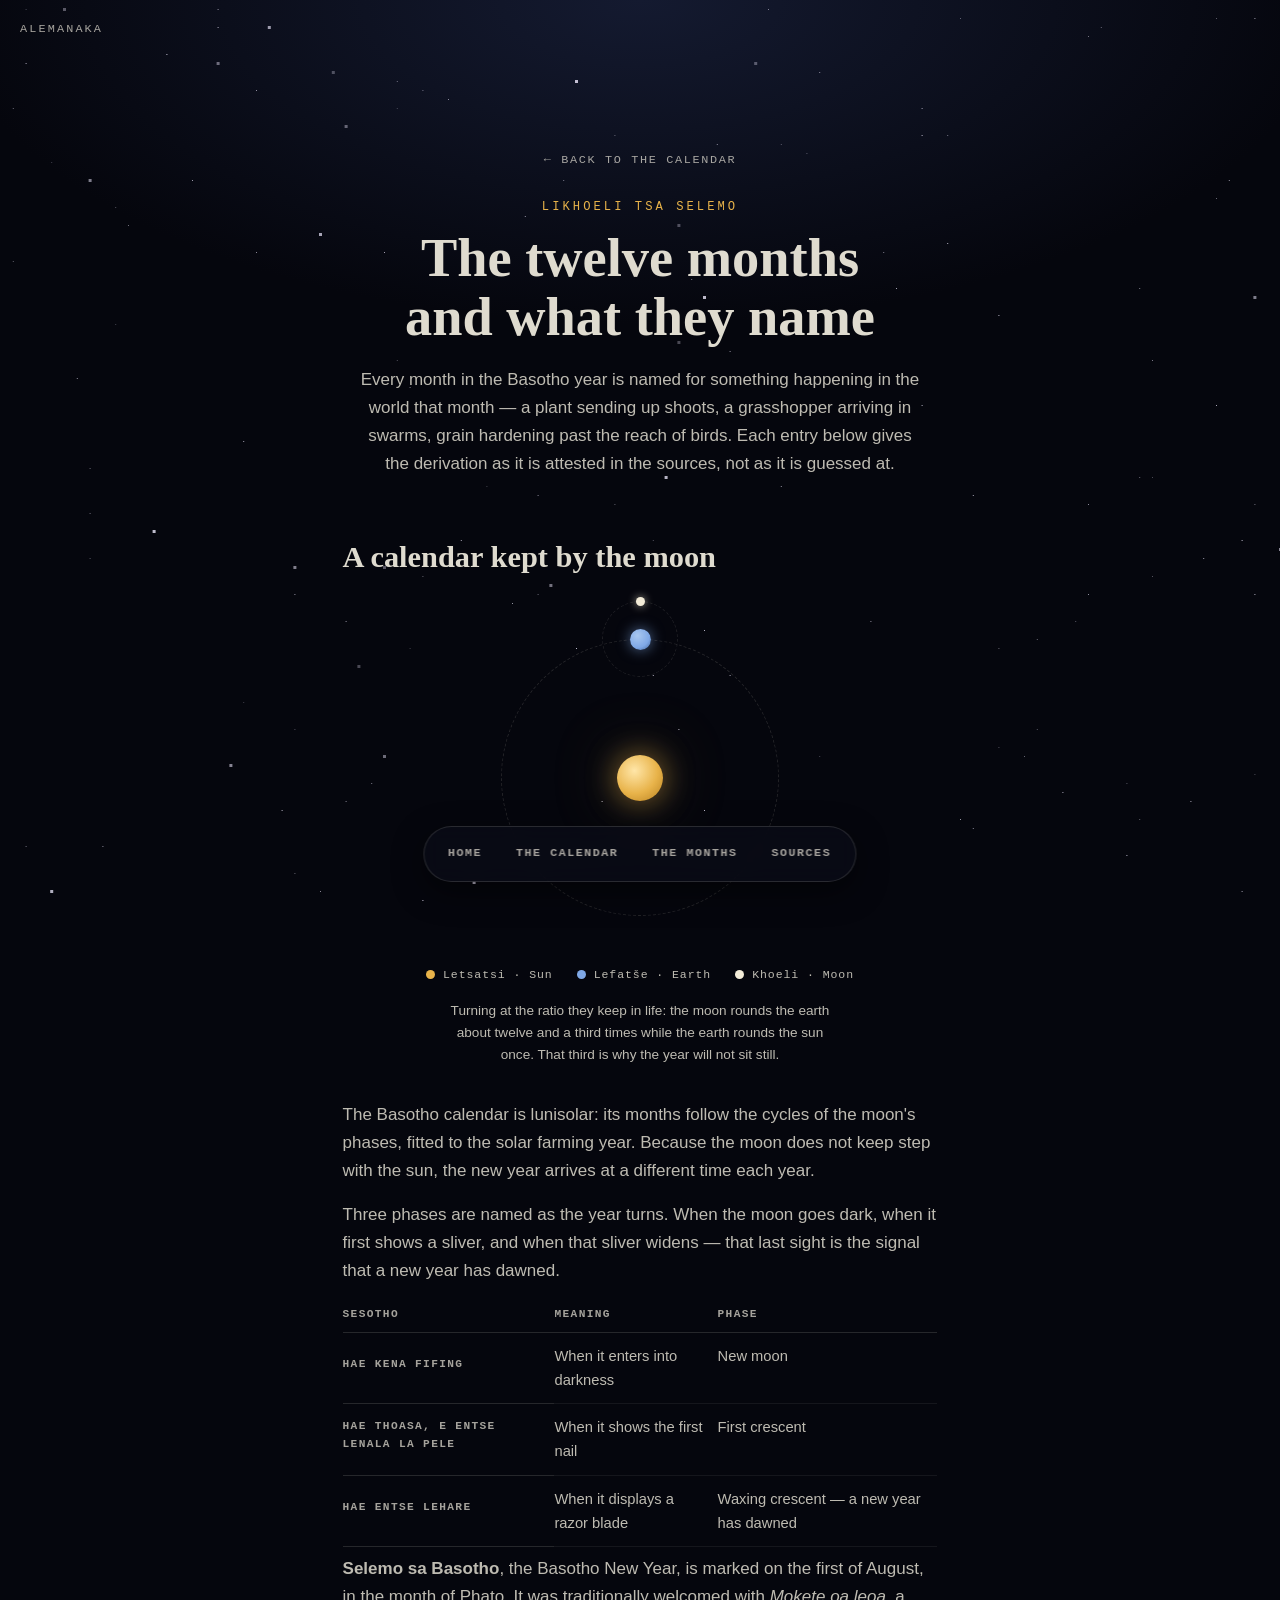
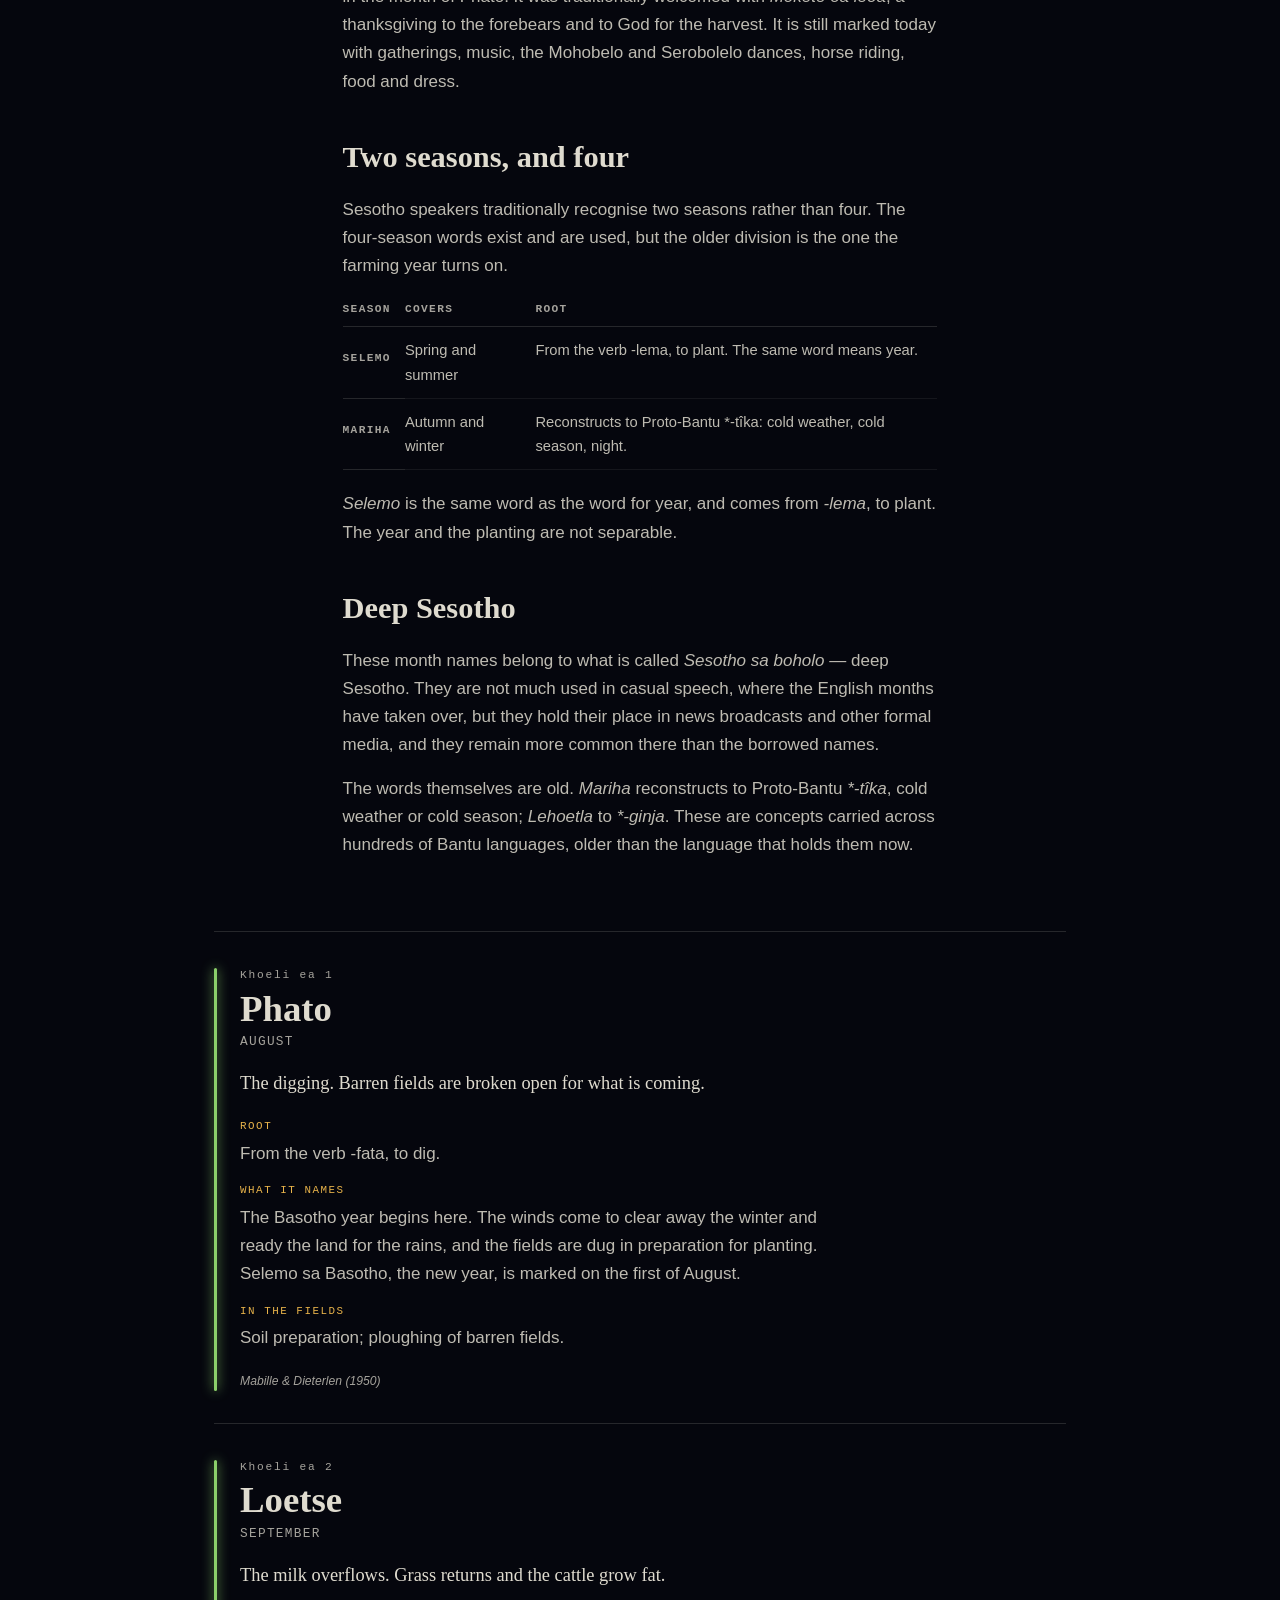
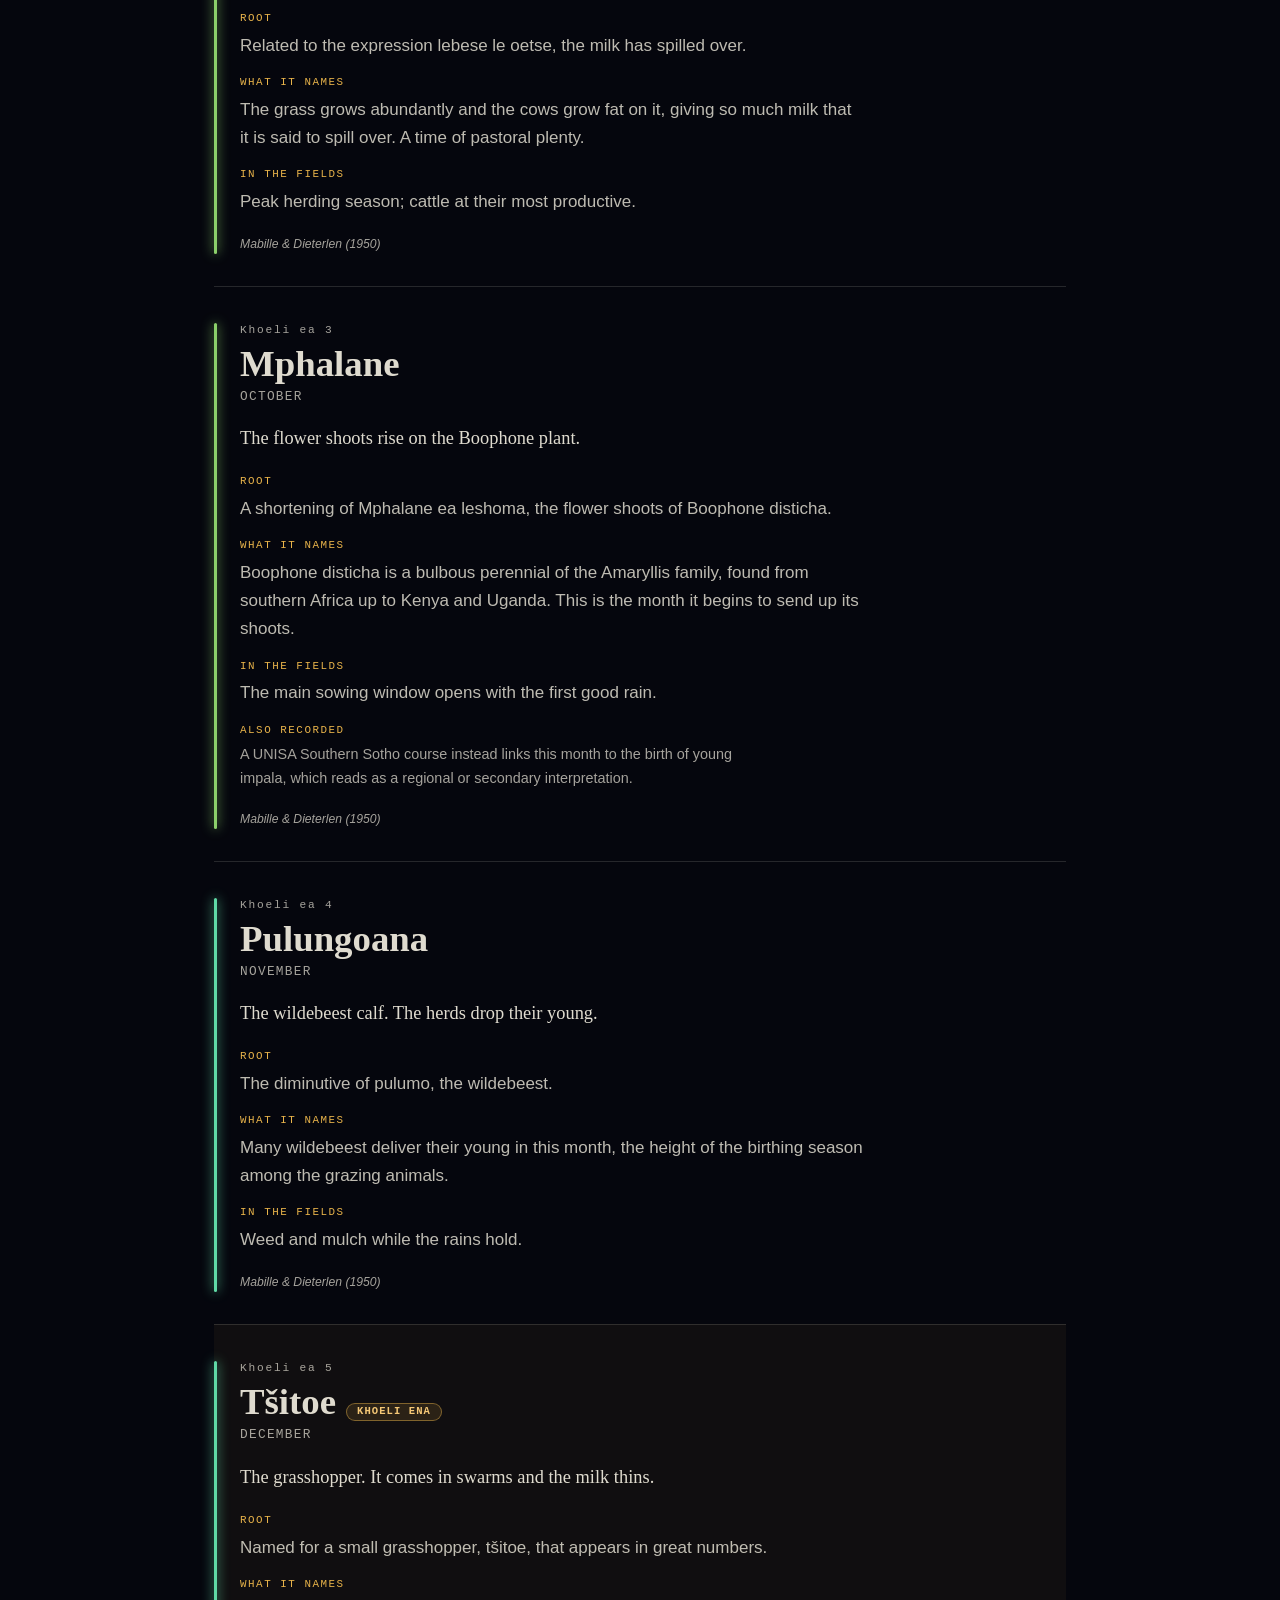
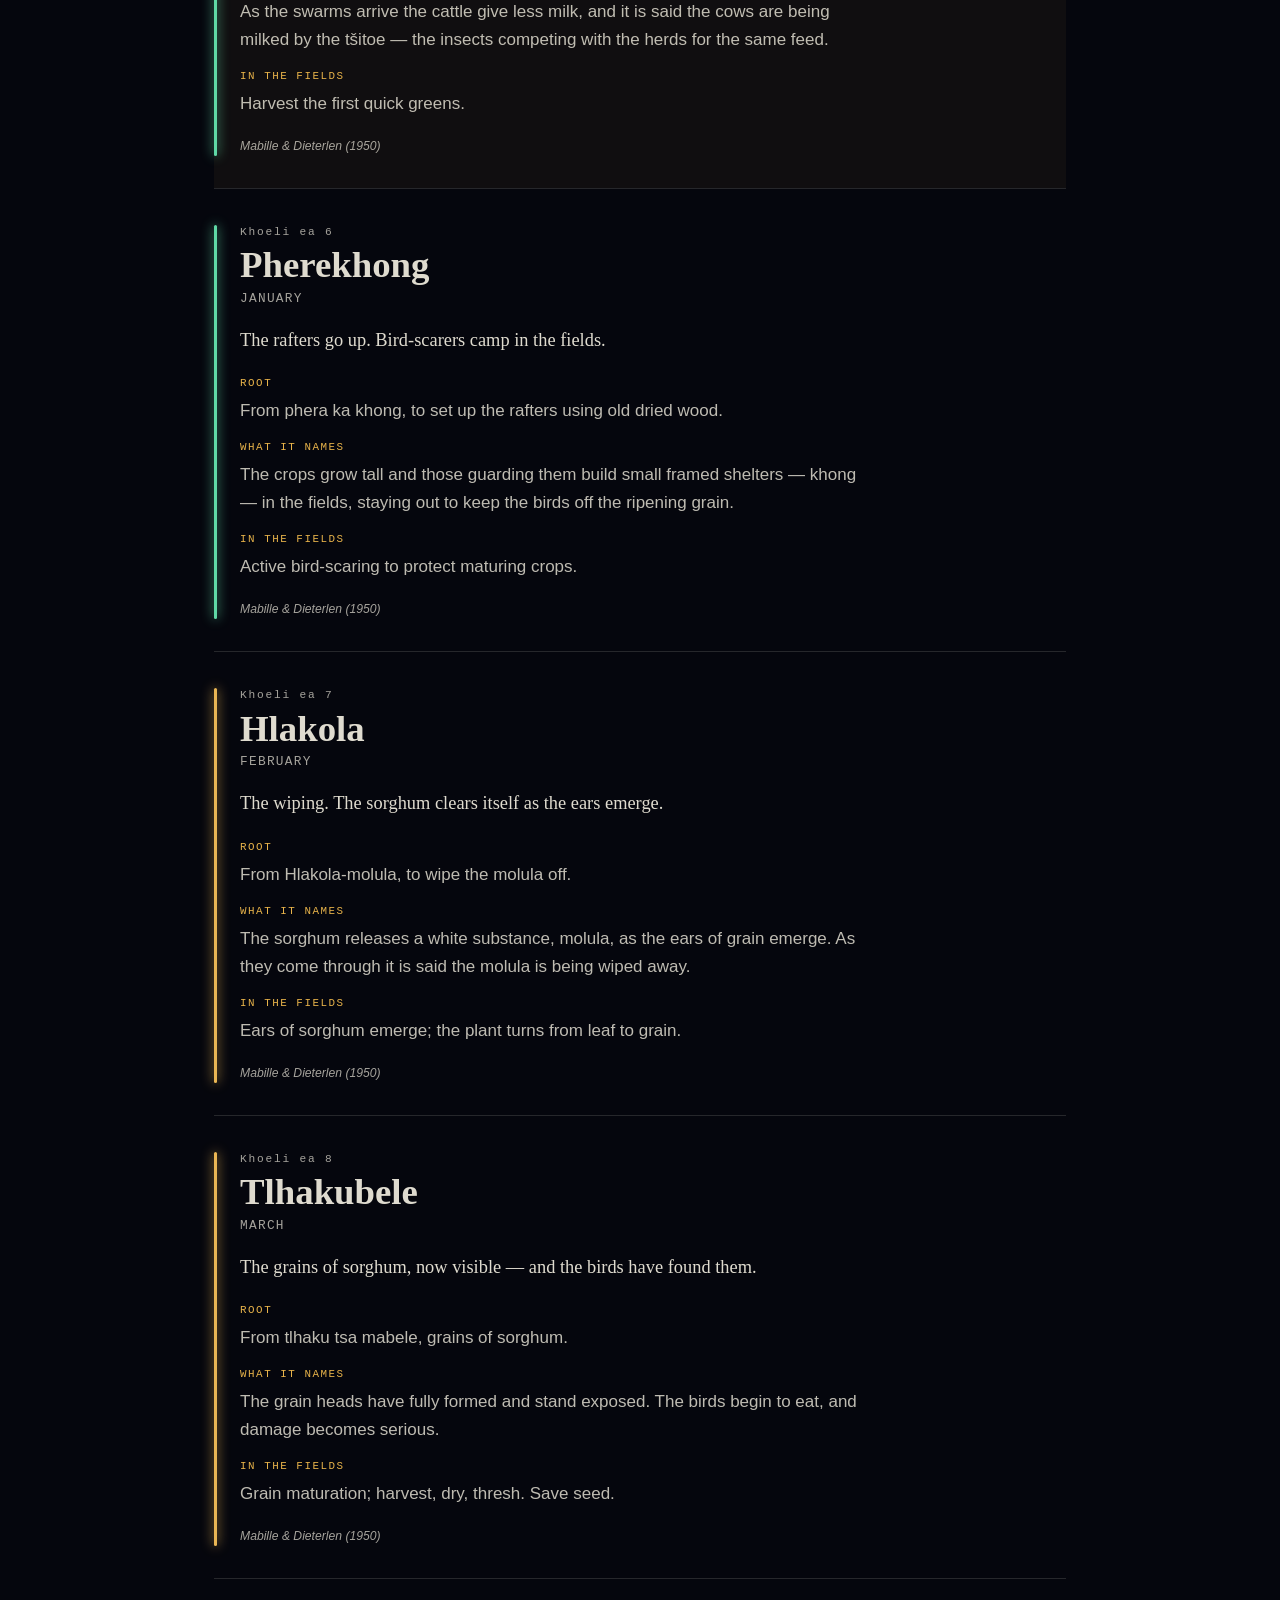
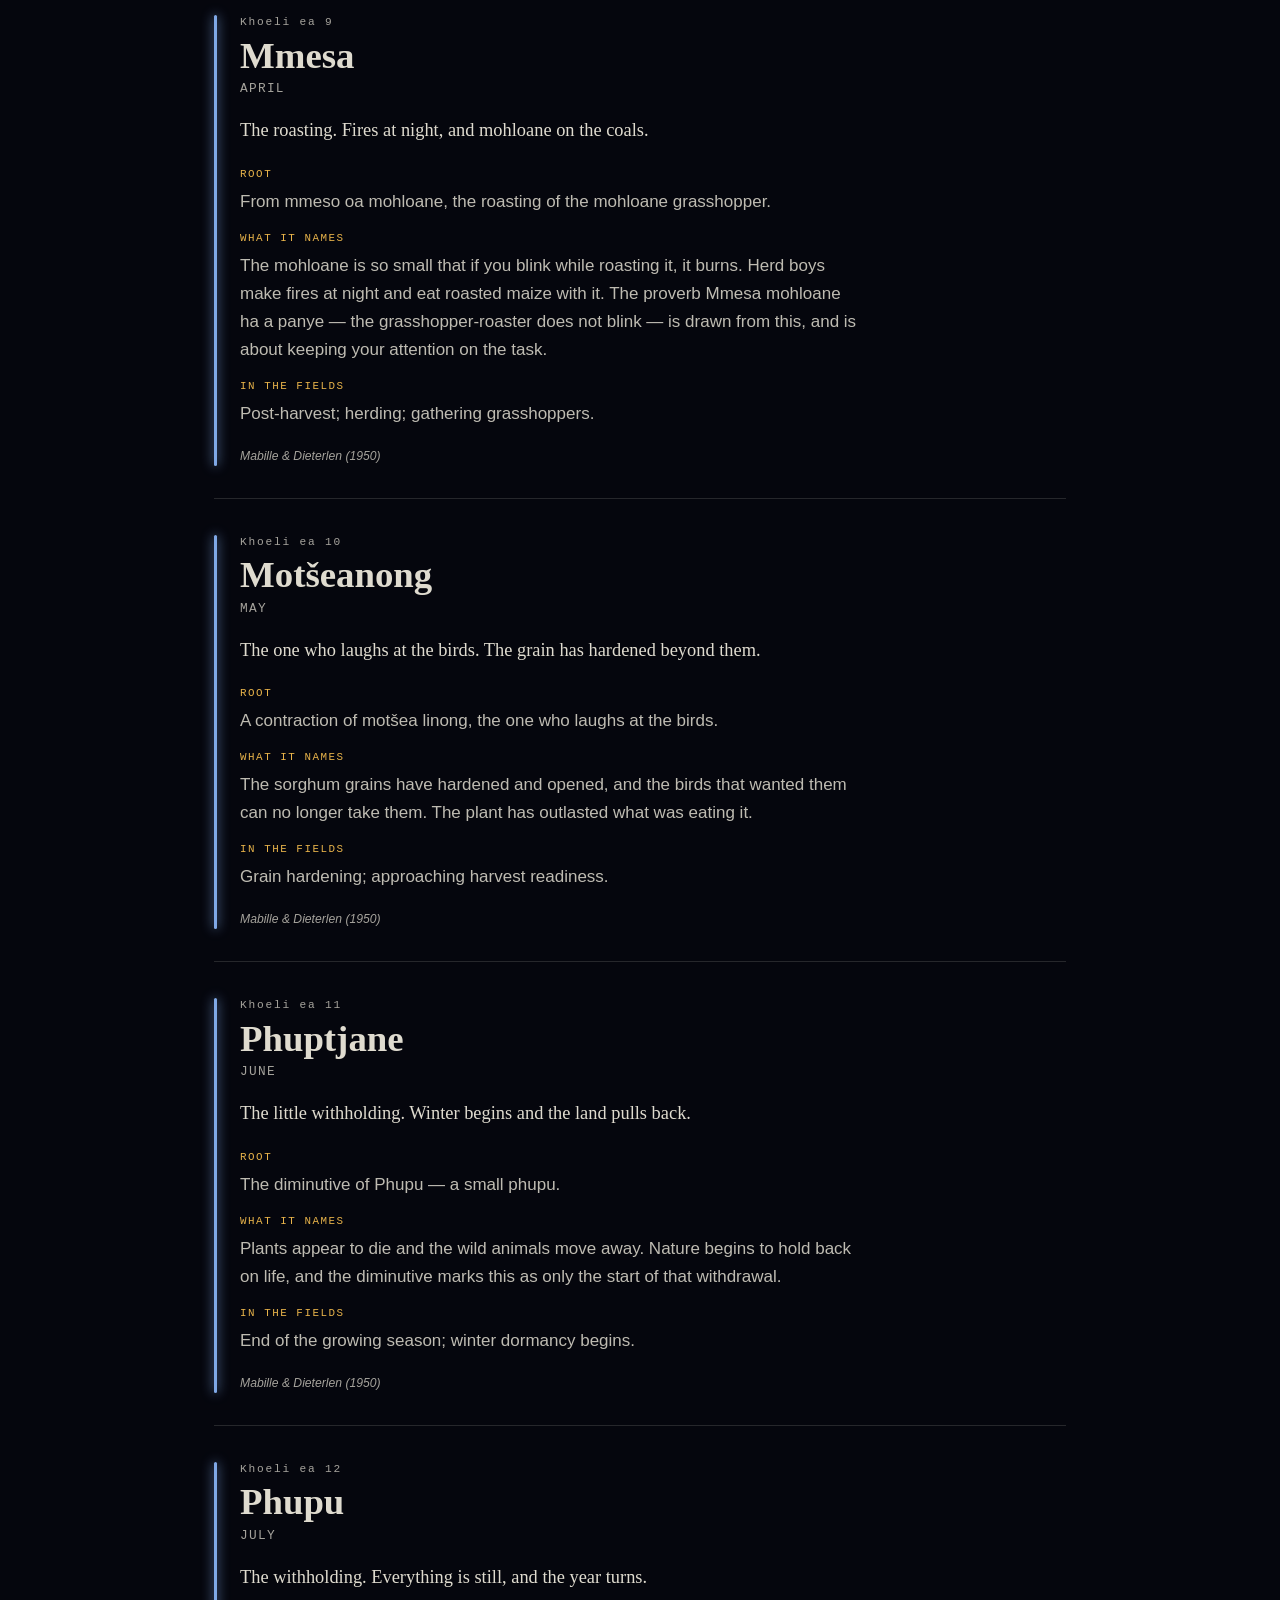
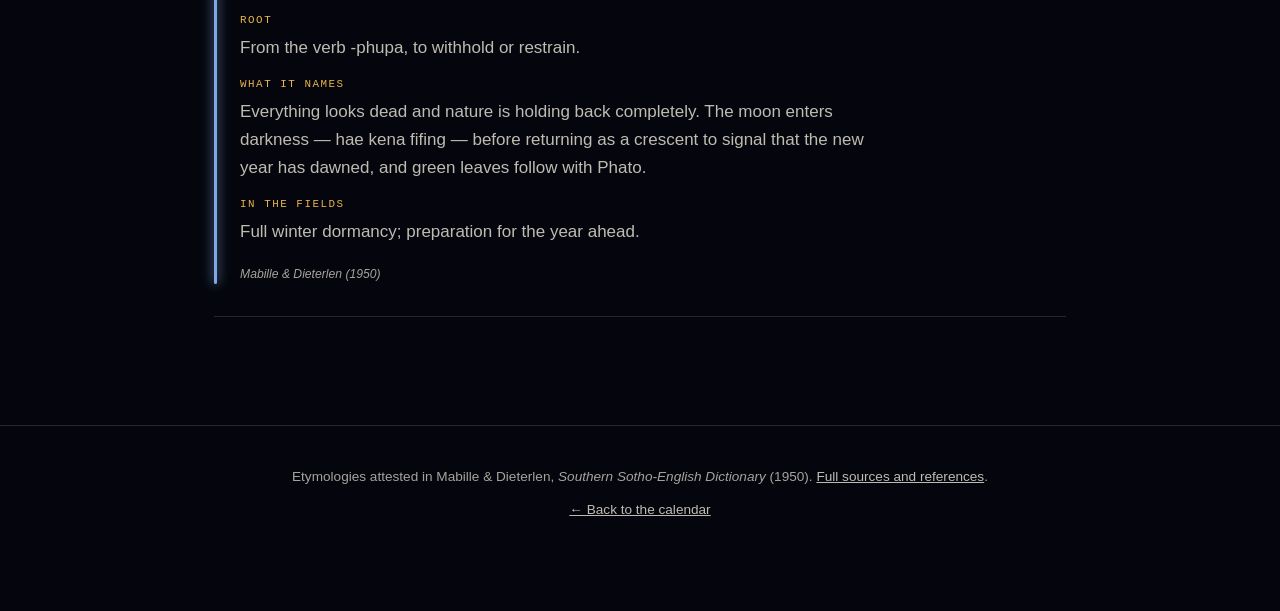
<file: likhoeli.html>
<!DOCTYPE html>
<html lang="en">
<head>
<meta charset="utf-8">
<meta name="viewport" content="width=device-width, initial-scale=1">
<title>Likhoeli tsa Selemo — the twelve months | Alemanaka</title>
<meta name="description" content="The twelve months of the Basotho year, their attested etymologies, and what each one describes in the world.">
<link rel="stylesheet" href="styles.css">
<script src="data.js"></script>
<style>
/* ---------- Page-specific: the month entries ---------- */
.page-head { padding: 16vh 24px 6vh; text-align: center; }
.page-head h1 {
  font-family: var(--serif);
  font-size: clamp(2.2rem, 6vw, 3.4rem);
  font-weight: 700;
  line-height: 1.1;
  margin: 12px 0 0;
}
.page-head .sub { color: var(--text-soft); max-width: 60ch; margin: 18px auto 0; }

.back {
  display: inline-block;
  margin-bottom: 26px;
  font-family: var(--mono);
  font-size: 0.74rem;
  letter-spacing: 0.14em;
  text-transform: uppercase;
  color: var(--text-mute);
  text-decoration: none;
}
.back:hover { color: var(--gold-lift); }

.intro-block {
  max-width: 68ch;
  margin: 0 auto;
  padding: 0 24px 8vh;
}
.intro-block h2 {
  font-size: clamp(1.4rem, 3.2vw, 1.9rem);
  margin: 0 0 14px;
}
.intro-block p { color: var(--text-soft); margin-bottom: 16px; }
.intro-block p:last-child { margin-bottom: 0; }

/* ---------- The orrery ----------
   Sun, earth and moon, turning at the ratio they actually keep: the moon
   laps the earth 12.37 times in a year. That fraction is the whole reason a
   lunar year will not sit still against a solar one, so the animation is
   timed to it rather than to whatever looked pleasant — 37.11s against 3s. */
.orrery-wrap { margin: 30px 0 34px; }
.orrery {
  position: relative;
  width: min(330px, 76vw);
  aspect-ratio: 1;
  margin: 0 auto;
  animation: orreryFloat 9s ease-in-out infinite;
}
@keyframes orreryFloat { 0%, 100% { transform: translateY(0); } 50% { transform: translateY(-9px); } }
@keyframes orbit { from { transform: rotate(0deg); } to { transform: rotate(360deg); } }

.orrery .path {
  position: absolute;
  border-radius: 50%;
  border: 1px dashed rgba(242, 238, 224, 0.13);
}
.orrery .path-earth { inset: 8%; }

.orrery .sun {
  position: absolute;
  left: 50%;
  top: 50%;
  width: 46px;
  height: 46px;
  margin: -23px 0 0 -23px;
  border-radius: 50%;
  background: radial-gradient(circle at 38% 34%, #ffe6a8, var(--gold) 55%, #b8801f 100%);
  box-shadow: 0 0 30px rgba(232, 179, 74, 0.55), 0 0 70px rgba(232, 179, 74, 0.25);
}

.orrery .earth-orbit {
  position: absolute;
  inset: 8%;
  animation: orbit 37.11s linear infinite;
}
.orrery .earth-holder {
  position: absolute;
  left: 50%;
  top: 0;
  width: 76px;
  height: 76px;
  margin: -38px 0 0 -38px;
}
.orrery .earth {
  position: absolute;
  left: 50%;
  top: 50%;
  width: 21px;
  height: 21px;
  margin: -10.5px 0 0 -10.5px;
  border-radius: 50%;
  background: radial-gradient(circle at 36% 32%, #a9c8f0, var(--mariha) 60%, #3d5f93 100%);
  box-shadow: 0 0 14px rgba(127, 168, 230, 0.6);
}
.orrery .moon-path {
  position: absolute;
  inset: 0;
  border-radius: 50%;
  border: 1px dashed rgba(242, 238, 224, 0.11);
}
.orrery .moon-orbit {
  position: absolute;
  inset: 0;
  animation: orbit 3s linear infinite;
}
.orrery .moon {
  position: absolute;
  left: 50%;
  top: 0;
  width: 9px;
  height: 9px;
  margin: -4.5px 0 0 -4.5px;
  border-radius: 50%;
  background: #f3ecd8;
  box-shadow: 0 0 8px rgba(243, 236, 216, 0.7);
}

.orrery-key {
  display: flex;
  flex-wrap: wrap;
  gap: 10px 24px;
  justify-content: center;
  margin-top: 22px;
  font-family: var(--mono);
  font-size: 0.72rem;
  letter-spacing: 0.08em;
  color: var(--text-mute);
}
.orrery-key span { display: inline-flex; align-items: center; gap: 8px; }
.orrery-key i { width: 9px; height: 9px; border-radius: 50%; display: inline-block; }
.orrery-caption {
  text-align: center;
  margin-top: 14px;
  font-size: 0.85rem;
  color: var(--text-mute);
  max-width: 52ch;
  margin-left: auto;
  margin-right: auto;
}

.term-table {
  width: 100%;
  border-collapse: collapse;
  margin: 20px 0 8px;
  font-size: 0.92rem;
}
.term-table th {
  text-align: left;
  font-family: var(--mono);
  font-size: 0.7rem;
  letter-spacing: 0.12em;
  text-transform: uppercase;
  color: var(--text-mute);
  font-weight: 700;
  padding: 0 14px 8px 0;
  border-bottom: 1px solid var(--edge);
}
.term-table td {
  padding: 11px 14px 11px 0;
  border-bottom: 1px solid rgba(242, 238, 224, 0.07);
  color: var(--text-soft);
  vertical-align: top;
}
.term-table td:first-child {
  font-family: var(--serif);
  font-size: 1.02rem;
  color: var(--text);
  white-space: nowrap;
}

/* ---------- Month entries ---------- */
.months-page { max-width: 900px; margin: 0 auto; padding: 0 24px 12vh; }

.month-entry {
  position: relative;
  padding: 34px 0 32px 26px;
  border-top: 1px solid var(--edge);
}
.month-entry:last-child { border-bottom: 1px solid var(--edge); }
.month-entry .rail {
  position: absolute;
  left: 0;
  top: 36px;
  bottom: 32px;
  width: 3px;
  border-radius: 3px;
}
.month-entry.current { background: rgba(232, 179, 74, 0.05); }

.month-entry .num {
  font-family: var(--mono);
  font-size: 0.7rem;
  letter-spacing: 0.16em;
  color: var(--text-mute);
}
.month-entry h2 {
  font-size: clamp(1.7rem, 4vw, 2.3rem);
  margin: 4px 0 2px;
  line-height: 1.1;
}
.month-entry .greg {
  font-family: var(--mono);
  font-size: 0.8rem;
  letter-spacing: 0.1em;
  text-transform: uppercase;
  color: var(--text-mute);
}
.month-entry .now-tag {
  display: inline-block;
  margin-left: 10px;
  padding: 2px 10px;
  border-radius: 999px;
  border: 1px solid rgba(232, 179, 74, 0.45);
  background: rgba(232, 179, 74, 0.12);
  color: var(--gold-lift);
  font-family: var(--mono);
  font-size: 0.66rem;
  letter-spacing: 0.1em;
  text-transform: uppercase;
}
.month-entry .lede {
  font-family: var(--serif);
  font-size: 1.15rem;
  color: var(--text);
  margin: 16px 0 0;
  max-width: 60ch;
}

.month-entry dl { margin: 20px 0 0; display: grid; gap: 14px; }
.month-entry dt {
  font-family: var(--mono);
  font-size: 0.68rem;
  letter-spacing: 0.14em;
  text-transform: uppercase;
  color: var(--gold);
  margin-bottom: 4px;
}
.month-entry dd { margin: 0; color: var(--text-soft); max-width: 66ch; }
.month-entry dd.note-line { color: var(--text-mute); font-size: 0.9rem; }

.source-line {
  margin-top: 18px;
  font-size: 0.76rem;
  font-style: italic;
  color: var(--text-mute);
}

.page-foot {
  border-top: 1px solid var(--edge);
  padding: 40px 24px 90px;
  text-align: center;
  font-size: 0.85rem;
  color: var(--text-mute);
}
.page-foot a { color: var(--text-soft); }
</style>
</head>
<body>

<a class="skip-link" href="#months">Skip to the months</a>

<div id="stars" aria-hidden="true"></div>
<a class="brand" href="index.html">Alemanaka</a>

<nav class="dock" aria-label="Sections">
  <a href="index.html">Home</a>
  <a href="#taba">The calendar</a>
  <a href="#months">The months</a>
  <a href="references.html">Sources</a>
</nav>

<header class="page-head">
  <a class="back" href="index.html">&larr; Back to the calendar</a>
  <p class="eyebrow">Likhoeli tsa Selemo</p>
  <h1>The twelve months<br>and what they name</h1>
  <p class="sub">
    Every month in the Basotho year is named for something happening in the
    world that month — a plant sending up shoots, a grasshopper arriving in
    swarms, grain hardening past the reach of birds. Each entry below gives the
    derivation as it is attested in the sources, not as it is guessed at.
  </p>
</header>

<section id="taba" class="intro-block">
  <h2>A calendar kept by the moon</h2>

  <div class="orrery-wrap">
    <div class="orrery" role="img"
         aria-label="The sun at the centre, the earth circling it, and the moon circling the earth — turning at the ratio they keep in life, roughly twelve and a third moons to one year.">
      <div class="path path-earth" aria-hidden="true"></div>
      <div class="sun" aria-hidden="true"></div>
      <div class="earth-orbit" aria-hidden="true">
        <div class="earth-holder">
          <div class="moon-path"></div>
          <div class="earth"></div>
          <div class="moon-orbit"><div class="moon"></div></div>
        </div>
      </div>
    </div>

    <p class="orrery-key" aria-hidden="true">
      <span><i style="background:var(--gold)"></i>Letsatsi · Sun</span>
      <span><i style="background:var(--mariha)"></i>Lefatše · Earth</span>
      <span><i style="background:#f3ecd8"></i>Khoeli · Moon</span>
    </p>
    <p class="orrery-caption">
      Turning at the ratio they keep in life: the moon rounds the earth about
      twelve and a third times while the earth rounds the sun once. That third
      is why the year will not sit still.
    </p>
  </div>

  <p>
    The Basotho calendar is lunisolar: its months follow the cycles of the
    moon's phases, fitted to the solar farming year. Because the moon does not
    keep step with the sun, the new year arrives at a different time each year.
  </p>
  <p>
    Three phases are named as the year turns. When the moon goes dark, when it
    first shows a sliver, and when that sliver widens — that last sight is the
    signal that a new year has dawned.
  </p>

  <table class="term-table">
    <caption class="skip-link">Moon phases marking the turn of the year</caption>
    <thead>
      <tr><th scope="col">Sesotho</th><th scope="col">Meaning</th><th scope="col">Phase</th></tr>
    </thead>
    <tbody id="phase-rows"></tbody>
  </table>

  <p>
    <strong>Selemo sa Basotho</strong>, the Basotho New Year, is marked on the
    first of August, in the month of Phato. It was traditionally welcomed with
    <em>Mokete oa leoa</em>, a thanksgiving to the forebears and to God for the
    harvest. It is still marked today with gatherings, music, the Mohobelo and
    Serobolelo dances, horse riding, food and dress.
  </p>

  <h2 style="margin-top:36px;">Two seasons, and four</h2>
  <p>
    Sesotho speakers traditionally recognise two seasons rather than four. The
    four-season words exist and are used, but the older division is the one the
    farming year turns on.
  </p>

  <table class="term-table">
    <thead>
      <tr><th scope="col">Season</th><th scope="col">Covers</th><th scope="col">Root</th></tr>
    </thead>
    <tbody id="season-rows"></tbody>
  </table>

  <p style="margin-top:20px;">
    <em>Selemo</em> is the same word as the word for year, and comes from
    <em>-lema</em>, to plant. The year and the planting are not separable.
  </p>

  <h2 style="margin-top:36px;">Deep Sesotho</h2>
  <p>
    These month names belong to what is called <em>Sesotho sa boholo</em> —
    deep Sesotho. They are not much used in casual speech, where the English
    months have taken over, but they hold their place in news broadcasts and
    other formal media, and they remain more common there than the borrowed
    names.
  </p>
  <p>
    The words themselves are old. <em>Mariha</em> reconstructs to Proto-Bantu
    <em>*-tîka</em>, cold weather or cold season; <em>Lehoetla</em> to
    <em>*-ginja</em>. These are concepts carried across hundreds of Bantu
    languages, older than the language that holds them now.
  </p>
</section>

<section id="months" class="months-page">
  <div id="month-entries"></div>
</section>

<footer class="page-foot">
  <p>
    Etymologies attested in Mabille &amp; Dieterlen, <em>Southern Sotho-English
    Dictionary</em> (1950). <a href="references.html">Full sources and references</a>.
  </p>
  <p style="margin-top:10px;"><a href="index.html">&larr; Back to the calendar</a></p>
</footer>

<script>
(function () {
  "use strict";

  var DATA = window.ALEMANAKA_DATA;
  var MONTHS = DATA.MONTHS, SEASONS = DATA.SEASONS;

  /* Starfield, matching the front page. */
  (function () {
    var shadows = [];
    for (var i = 0; i < 140; i++) {
      var x = Math.round(Math.random() * 100);
      var y = Math.round(Math.random() * 100);
      var size = Math.random() > 0.85 ? 1 : 0;
      var op = (0.25 + Math.random() * 0.6).toFixed(2);
      shadows.push(x + "vw " + y + "vh 0 " + size + "px rgba(230,225,245," + op + ")");
    }
    document.getElementById("stars").style.boxShadow = shadows.join(",");
  })();

  /* Moon-phase and season tables. */
  var phaseRows = document.getElementById("phase-rows");
  DATA.MOON_PHASES.forEach(function (p) {
    var tr = document.createElement("tr");
    [p.st, p.en, p.note].forEach(function (v, i) {
      var cell = document.createElement(i === 0 ? "th" : "td");
      if (i === 0) cell.setAttribute("scope", "row");
      cell.textContent = v;
      tr.appendChild(cell);
    });
    phaseRows.appendChild(tr);
  });

  var seasonRows = document.getElementById("season-rows");
  DATA.SEASON_TERMS.primary.forEach(function (s) {
    var tr = document.createElement("tr");
    [s.st, s.en, s.root || ""].forEach(function (v, i) {
      var cell = document.createElement(i === 0 ? "th" : "td");
      if (i === 0) cell.setAttribute("scope", "row");
      cell.textContent = v;
      tr.appendChild(cell);
    });
    seasonRows.appendChild(tr);
  });

  /* The twelve entries. */
  var seasonColor = {};
  SEASONS.forEach(function (s) { seasonColor[s.id] = s.color; });

  var now = new Date();
  var wrap = document.getElementById("month-entries");

  MONTHS.forEach(function (m, i) {
    var isNow = m.cal === now.getMonth();

    var entry = document.createElement("article");
    entry.className = "month-entry" + (isNow ? " current" : "");
    entry.id = m.st.toLowerCase().replace(/[^a-z]/g, "");

    var rail = document.createElement("div");
    rail.className = "rail";
    rail.style.background = seasonColor[m.season];
    rail.style.boxShadow = "0 0 12px " + seasonColor[m.season];
    entry.appendChild(rail);

    var num = document.createElement("p");
    num.className = "num";
    num.textContent = "Khoeli ea " + (i + 1);
    entry.appendChild(num);

    var h = document.createElement("h2");
    h.textContent = m.st;
    if (isNow) {
      var tag = document.createElement("span");
      tag.className = "now-tag";
      tag.textContent = "khoeli ena";
      h.appendChild(tag);
    }
    entry.appendChild(h);

    var greg = document.createElement("p");
    greg.className = "greg";
    greg.textContent = m.en;
    entry.appendChild(greg);

    var lede = document.createElement("p");
    lede.className = "lede";
    lede.textContent = m.meaning;
    entry.appendChild(lede);

    var dl = document.createElement("dl");
    function pair(term, text, cls) {
      if (!text) return;
      var dt = document.createElement("dt");
      dt.textContent = term;
      var dd = document.createElement("dd");
      if (cls) dd.className = cls;
      dd.textContent = text;
      var group = document.createElement("div");
      group.appendChild(dt);
      group.appendChild(dd);
      dl.appendChild(group);
    }
    pair("Root", m.root);
    pair("What it names", m.context);
    pair("In the fields", m.work);
    pair("Also recorded", m.note, "note-line");
    entry.appendChild(dl);

    var src = document.createElement("p");
    src.className = "source-line";
    src.textContent = "Mabille & Dieterlen (1950)";
    entry.appendChild(src);

    wrap.appendChild(entry);
  });
})();
</script>
</body>
</html>
</file>
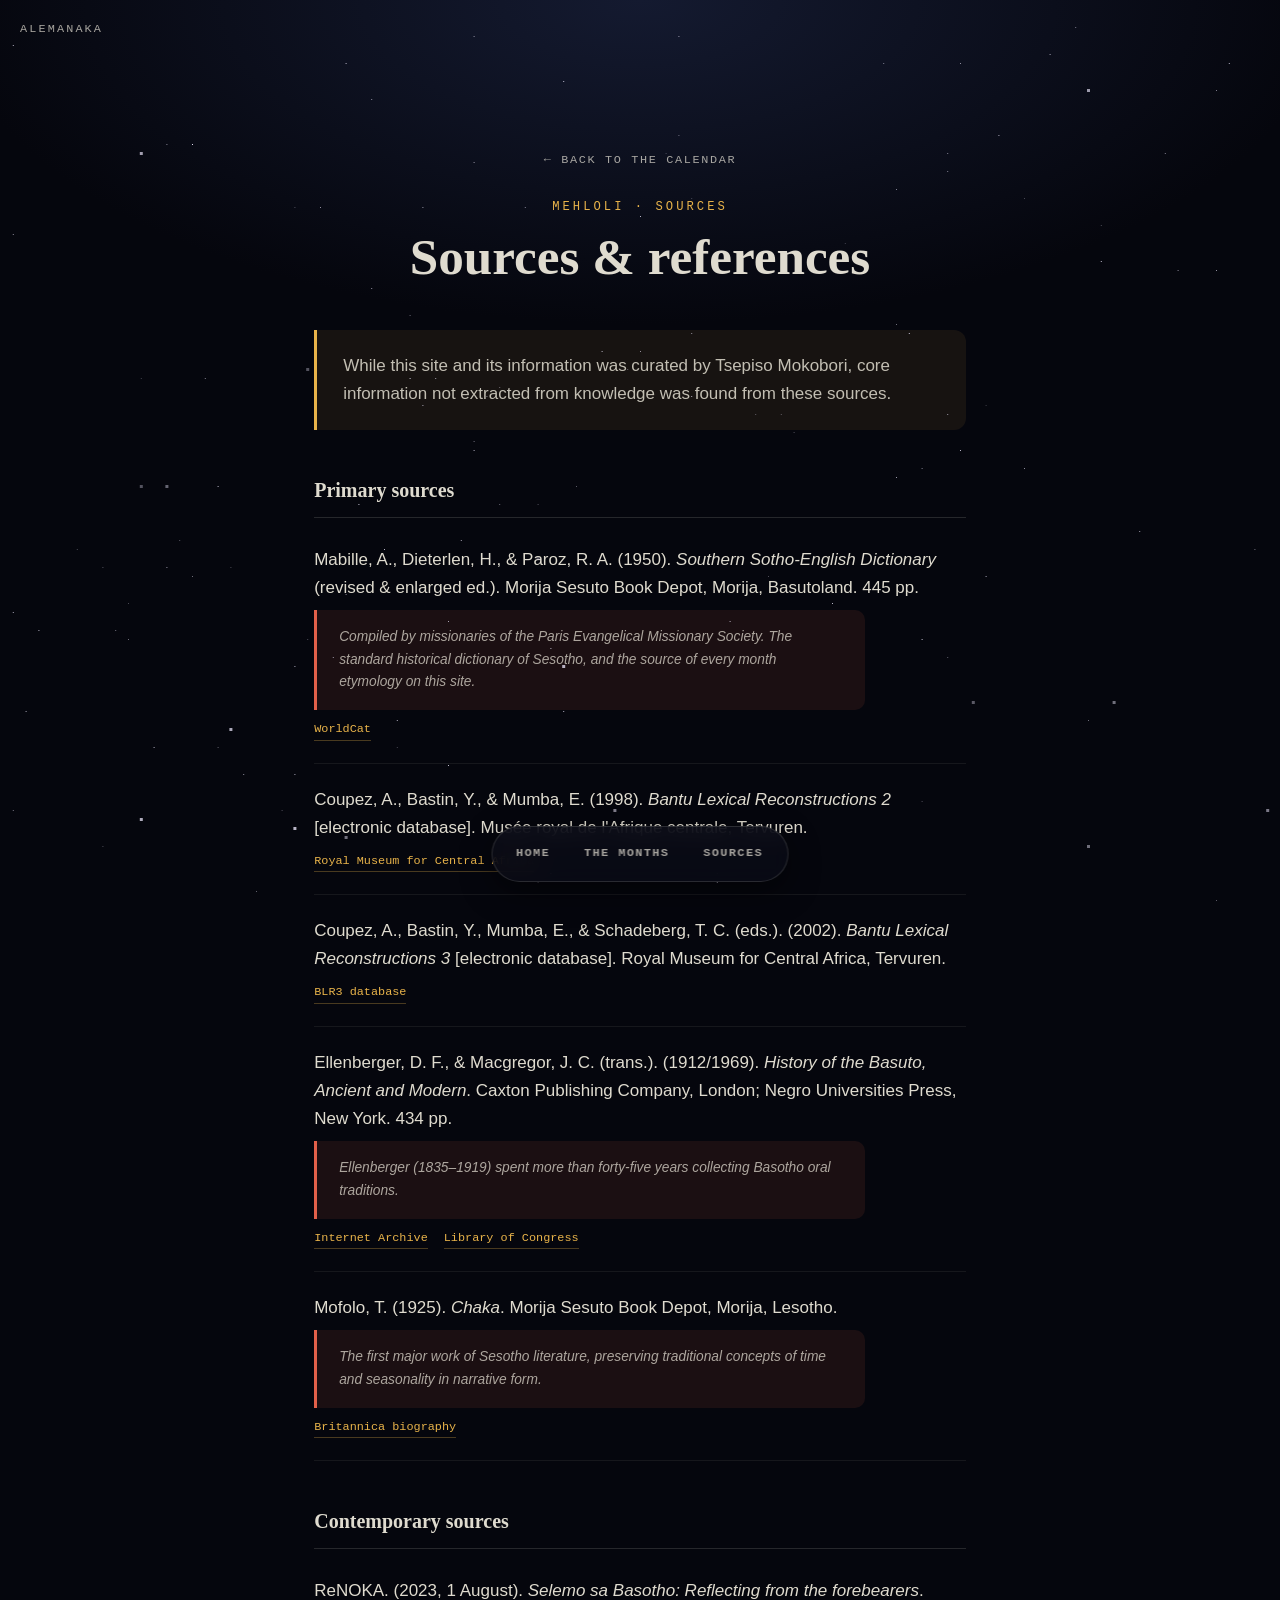
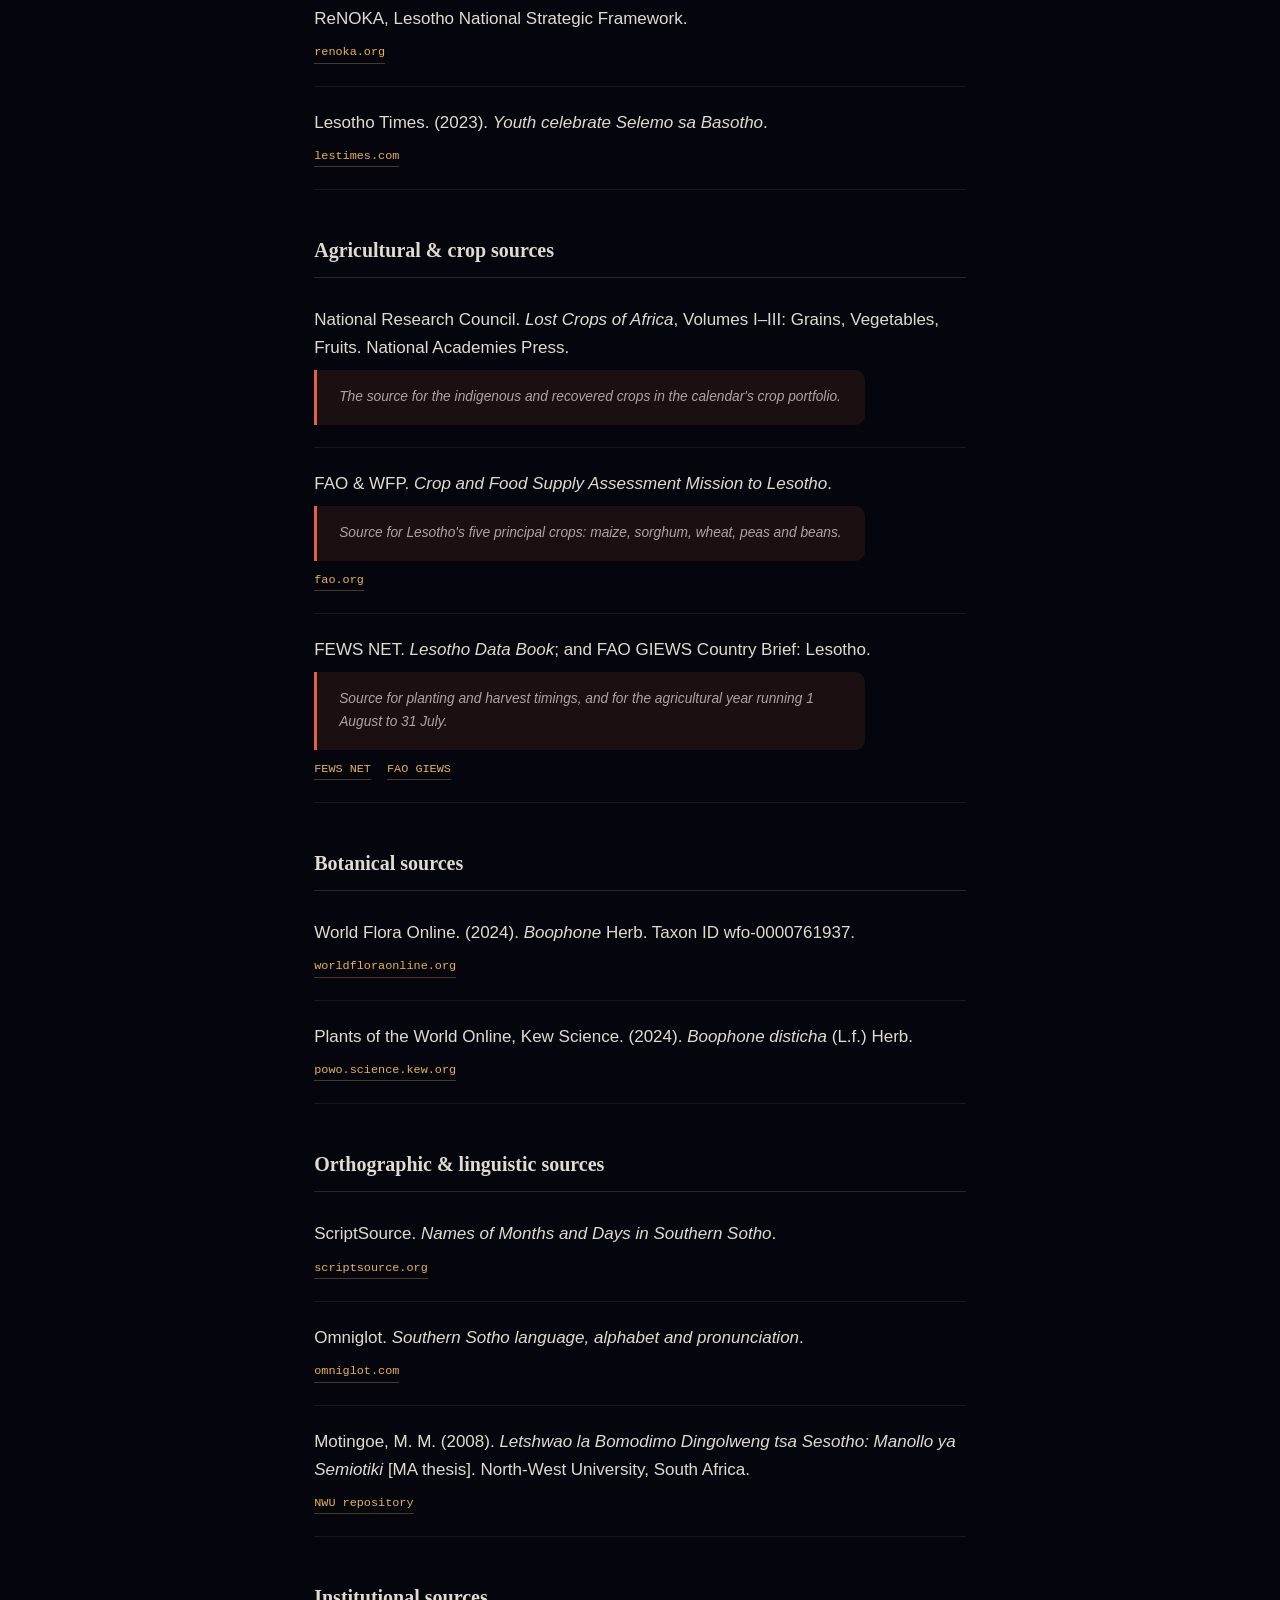
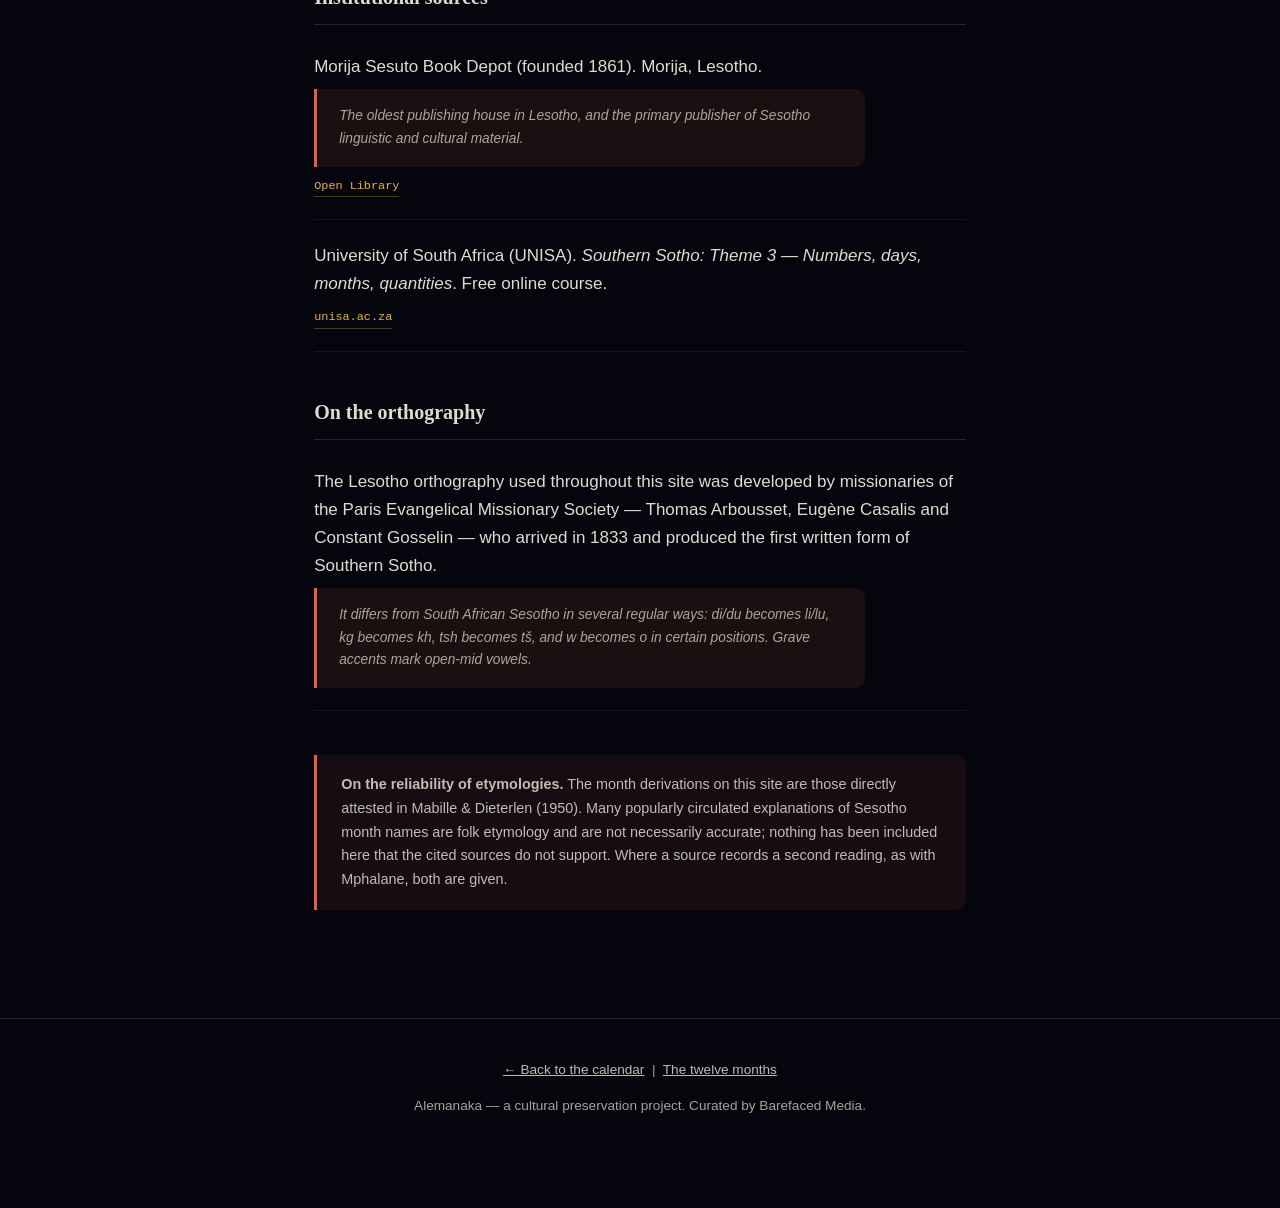
<file: references.html>
<!DOCTYPE html>
<html lang="en">
<head>
<meta charset="utf-8">
<meta name="viewport" content="width=device-width, initial-scale=1">
<title>Sources &amp; references | Alemanaka</title>
<meta name="description" content="The academic, missionary, botanical and institutional sources behind the Alemanaka calendar.">
<link rel="stylesheet" href="styles.css">
<style>
.page-head { padding: 16vh 24px 5vh; text-align: center; }
.page-head h1 {
  font-family: var(--serif);
  font-size: clamp(2.2rem, 6vw, 3.2rem);
  font-weight: 700;
  line-height: 1.1;
  margin: 12px 0 0;
}
.back {
  display: inline-block;
  margin-bottom: 26px;
  font-family: var(--mono);
  font-size: 0.74rem;
  letter-spacing: 0.14em;
  text-transform: uppercase;
  color: var(--text-mute);
  text-decoration: none;
}
.back:hover { color: var(--gold-lift); }

.refs { max-width: 74ch; margin: 0 auto; padding: 0 24px 12vh; }

.attribution {
  padding: 22px 26px;
  border-left: 3px solid var(--gold);
  background: rgba(232, 179, 74, 0.08);
  border-radius: 0 12px 12px 0;
  color: var(--text-soft);
  margin-bottom: 44px;
}

.refs h2 {
  font-size: 1.25rem;
  margin: 44px 0 6px;
  padding-bottom: 10px;
  border-bottom: 1px solid var(--edge);
}
.refs h2:first-of-type { margin-top: 0; }

.ref {
  padding: 22px 0;
  border-bottom: 1px solid rgba(242, 238, 224, 0.07);
}
.ref p { margin: 0; }
.ref .cite { color: var(--text); }
.ref .cite em { color: var(--text); }
.ref .note {
  margin-top: 8px;
  font-size: 0.86rem;
  font-style: italic;
  color: var(--text-mute);
}
.ref .links {
  margin-top: 10px;
  display: flex;
  flex-wrap: wrap;
  gap: 8px 16px;
  font-family: var(--mono);
  font-size: 0.74rem;
}
.ref .links a {
  color: var(--gold);
  text-decoration: none;
  border-bottom: 1px solid rgba(232, 179, 74, 0.3);
  word-break: break-word;
}
.ref .links a:hover { color: var(--gold-lift); border-bottom-color: var(--gold); }

.note-block {
  margin-top: 44px;
  padding: 18px 24px;
  border-left: 3px solid var(--ember);
  background: rgba(226, 96, 74, 0.08);
  border-radius: 0 10px 10px 0;
  font-size: 0.9rem;
  color: var(--text-soft);
}

.page-foot {
  border-top: 1px solid var(--edge);
  padding: 40px 24px 90px;
  text-align: center;
  font-size: 0.85rem;
  color: var(--text-mute);
}
.page-foot a { color: var(--text-soft); }
</style>
</head>
<body>

<div id="stars" aria-hidden="true"></div>
<a class="brand" href="index.html">Alemanaka</a>

<nav class="dock" aria-label="Sections">
  <a href="index.html">Home</a>
  <a href="likhoeli.html">The months</a>
  <a href="#refs">Sources</a>
</nav>

<header class="page-head">
  <a class="back" href="index.html">&larr; Back to the calendar</a>
  <p class="eyebrow">Mehloli · Sources</p>
  <h1>Sources &amp; references</h1>
</header>

<main class="refs" id="refs">

  <p class="attribution">
    While this site and its information was curated by Tsepiso Mokobori, core
    information not extracted from knowledge was found from these sources.
  </p>

  <h2>Primary sources</h2>

  <div class="ref">
    <p class="cite">Mabille, A., Dieterlen, H., &amp; Paroz, R. A. (1950). <em>Southern Sotho-English Dictionary</em> (revised &amp; enlarged ed.). Morija Sesuto Book Depot, Morija, Basutoland. 445 pp.</p>
    <p class="note">Compiled by missionaries of the Paris Evangelical Missionary Society. The standard historical dictionary of Sesotho, and the source of every month etymology on this site.</p>
    <p class="links">
      <a href="https://search.worldcat.org/title/Southern-Sotho-English-dictionary/oclc/335404" target="_blank" rel="noopener noreferrer">WorldCat</a>
    </p>
  </div>

  <div class="ref">
    <p class="cite">Coupez, A., Bastin, Y., &amp; Mumba, E. (1998). <em>Bantu Lexical Reconstructions 2</em> [electronic database]. Musée royal de l'Afrique centrale, Tervuren.</p>
    <p class="links">
      <a href="https://www.africamuseum.be/en/research/discover/human_sciences/culture_society/blr" target="_blank" rel="noopener noreferrer">Royal Museum for Central Africa</a>
    </p>
  </div>

  <div class="ref">
    <p class="cite">Coupez, A., Bastin, Y., Mumba, E., &amp; Schadeberg, T. C. (eds.). (2002). <em>Bantu Lexical Reconstructions 3</em> [electronic database]. Royal Museum for Central Africa, Tervuren.</p>
    <p class="links">
      <a href="https://linguistics.africamuseum.be/BLR3.html" target="_blank" rel="noopener noreferrer">BLR3 database</a>
    </p>
  </div>

  <div class="ref">
    <p class="cite">Ellenberger, D. F., &amp; Macgregor, J. C. (trans.). (1912/1969). <em>History of the Basuto, Ancient and Modern</em>. Caxton Publishing Company, London; Negro Universities Press, New York. 434 pp.</p>
    <p class="note">Ellenberger (1835–1919) spent more than forty-five years collecting Basotho oral traditions.</p>
    <p class="links">
      <a href="https://archive.org/details/historyofbasutoa00elle" target="_blank" rel="noopener noreferrer">Internet Archive</a>
      <a href="https://www.loc.gov/item/14004114/" target="_blank" rel="noopener noreferrer">Library of Congress</a>
    </p>
  </div>

  <div class="ref">
    <p class="cite">Mofolo, T. (1925). <em>Chaka</em>. Morija Sesuto Book Depot, Morija, Lesotho.</p>
    <p class="note">The first major work of Sesotho literature, preserving traditional concepts of time and seasonality in narrative form.</p>
    <p class="links">
      <a href="https://www.britannica.com/biography/Thomas-Mokopu-Mofolo" target="_blank" rel="noopener noreferrer">Britannica biography</a>
    </p>
  </div>

  <h2>Contemporary sources</h2>

  <div class="ref">
    <p class="cite">ReNOKA. (2023, 1 August). <em>Selemo sa Basotho: Reflecting from the forebearers</em>. ReNOKA, Lesotho National Strategic Framework.</p>
    <p class="links">
      <a href="https://renoka.org/selemo-sa-basotho-reflecting-from-the-foreberears/" target="_blank" rel="noopener noreferrer">renoka.org</a>
    </p>
  </div>

  <div class="ref">
    <p class="cite">Lesotho Times. (2023). <em>Youth celebrate Selemo sa Basotho</em>.</p>
    <p class="links">
      <a href="https://lestimes.com/youth-celebrate-selemo-sa-basotho/" target="_blank" rel="noopener noreferrer">lestimes.com</a>
    </p>
  </div>

  <h2>Agricultural &amp; crop sources</h2>

  <div class="ref">
    <p class="cite">National Research Council. <em>Lost Crops of Africa</em>, Volumes I–III: Grains, Vegetables, Fruits. National Academies Press.</p>
    <p class="note">The source for the indigenous and recovered crops in the calendar's crop portfolio.</p>
  </div>

  <div class="ref">
    <p class="cite">FAO &amp; WFP. <em>Crop and Food Supply Assessment Mission to Lesotho</em>.</p>
    <p class="note">Source for Lesotho's five principal crops: maize, sorghum, wheat, peas and beans.</p>
    <p class="links">
      <a href="https://www.fao.org/4/j2748e/j2748e00.htm" target="_blank" rel="noopener noreferrer">fao.org</a>
    </p>
  </div>

  <div class="ref">
    <p class="cite">FEWS NET. <em>Lesotho Data Book</em>; and FAO GIEWS Country Brief: Lesotho.</p>
    <p class="note">Source for planting and harvest timings, and for the agricultural year running 1 August to 31 July.</p>
    <p class="links">
      <a href="https://help.fews.net/fde/v3/lesotho-country-book" target="_blank" rel="noopener noreferrer">FEWS NET</a>
      <a href="https://www.fao.org/giews/countrybrief/country.jsp?code=LSO" target="_blank" rel="noopener noreferrer">FAO GIEWS</a>
    </p>
  </div>

  <h2>Botanical sources</h2>

  <div class="ref">
    <p class="cite">World Flora Online. (2024). <em>Boophone</em> Herb. Taxon ID wfo-0000761937.</p>
    <p class="links">
      <a href="https://www.worldfloraonline.org/taxon/wfo-0000761937" target="_blank" rel="noopener noreferrer">worldfloraonline.org</a>
    </p>
  </div>

  <div class="ref">
    <p class="cite">Plants of the World Online, Kew Science. (2024). <em>Boophone disticha</em> (L.f.) Herb.</p>
    <p class="links">
      <a href="https://powo.science.kew.org/taxon/urn:lsid:ipni.org:names:60455694-2" target="_blank" rel="noopener noreferrer">powo.science.kew.org</a>
    </p>
  </div>

  <h2>Orthographic &amp; linguistic sources</h2>

  <div class="ref">
    <p class="cite">ScriptSource. <em>Names of Months and Days in Southern Sotho</em>.</p>
    <p class="links">
      <a href="https://www.scriptsource.org/entry/cldsotlatn" target="_blank" rel="noopener noreferrer">scriptsource.org</a>
    </p>
  </div>

  <div class="ref">
    <p class="cite">Omniglot. <em>Southern Sotho language, alphabet and pronunciation</em>.</p>
    <p class="links">
      <a href="https://www.omniglot.com/writing/sesotho.htm" target="_blank" rel="noopener noreferrer">omniglot.com</a>
    </p>
  </div>

  <div class="ref">
    <p class="cite">Motingoe, M. M. (2008). <em>Letshwao la Bomodimo Dingolweng tsa Sesotho: Manollo ya Semiotiki</em> [MA thesis]. North-West University, South Africa.</p>
    <p class="links">
      <a href="http://dspace.nwu.ac.za/handle/10394/2517" target="_blank" rel="noopener noreferrer">NWU repository</a>
    </p>
  </div>

  <h2>Institutional sources</h2>

  <div class="ref">
    <p class="cite">Morija Sesuto Book Depot (founded 1861). Morija, Lesotho.</p>
    <p class="note">The oldest publishing house in Lesotho, and the primary publisher of Sesotho linguistic and cultural material.</p>
    <p class="links">
      <a href="https://openlibrary.org/publishers/Morija_Sesuto_Book_Depot" target="_blank" rel="noopener noreferrer">Open Library</a>
    </p>
  </div>

  <div class="ref">
    <p class="cite">University of South Africa (UNISA). <em>Southern Sotho: Theme 3 — Numbers, days, months, quantities</em>. Free online course.</p>
    <p class="links">
      <a href="https://www.unisa.ac.za/static/corporate_web/Content/UnisaOpen/freeOnlineCourse/sSotho/sSotho3.html" target="_blank" rel="noopener noreferrer">unisa.ac.za</a>
    </p>
  </div>

  <h2>On the orthography</h2>

  <div class="ref">
    <p class="cite">The Lesotho orthography used throughout this site was developed by missionaries of the Paris Evangelical Missionary Society — Thomas Arbousset, Eugène Casalis and Constant Gosselin — who arrived in 1833 and produced the first written form of Southern Sotho.</p>
    <p class="note">It differs from South African Sesotho in several regular ways: di/du becomes li/lu, kg becomes kh, tsh becomes tš, and w becomes o in certain positions. Grave accents mark open-mid vowels.</p>
  </div>

  <div class="note-block">
    <strong>On the reliability of etymologies.</strong> The month derivations on
    this site are those directly attested in Mabille &amp; Dieterlen (1950).
    Many popularly circulated explanations of Sesotho month names are folk
    etymology and are not necessarily accurate; nothing has been included here
    that the cited sources do not support. Where a source records a second
    reading, as with Mphalane, both are given.
  </div>

</main>

<footer class="page-foot">
  <p><a href="index.html">&larr; Back to the calendar</a> &nbsp;|&nbsp; <a href="likhoeli.html">The twelve months</a></p>
  <p style="margin-top:14px;">Alemanaka — a cultural preservation project. Curated by Barefaced Media.</p>
</footer>

<script>
(function () {
  var shadows = [];
  for (var i = 0; i < 140; i++) {
    var x = Math.round(Math.random() * 100);
    var y = Math.round(Math.random() * 100);
    var size = Math.random() > 0.85 ? 1 : 0;
    var op = (0.25 + Math.random() * 0.6).toFixed(2);
    shadows.push(x + "vw " + y + "vh 0 " + size + "px rgba(230,225,245," + op + ")");
  }
  document.getElementById("stars").style.boxShadow = shadows.join(",");
})();
</script>
</body>
</html>
</file>
<file: styles.css>
/* ============================================================
   ALEMANAKA — Lesotho Agricultural Calendar
   Single-file site. No build step, no external requests.
   Palette and type live in the custom properties below.
   ============================================================ */

:root {
  --bg-deep:    #05060d;
  --bg-lift:    #141a30;
  --panel:      rgba(255, 255, 255, 0.04);
  --panel-hi:   rgba(255, 255, 255, 0.07);
  --edge:       rgba(242, 238, 224, 0.14);

  --cream:      #f2eee0;
  --text:       rgba(242, 238, 224, 0.92);
  --text-soft:  rgba(242, 238, 224, 0.78);
  --text-mute:  rgba(242, 238, 224, 0.68);

  --gold:       #e8b34a;
  --gold-lift:  #f5c876;
  --ember:      #e2604a;

  --selemo:     #8bcf6a;
  --lehlabula:  #5fd9a6;
  --kotulo:     #eab654;
  --mariha:     #7fa8e6;

  --serif: Georgia, "Iowan Old Style", "Palatino Linotype", serif;
  --sans:  "Helvetica Neue", Helvetica, system-ui, -apple-system, sans-serif;
  --mono:  "Courier New", Consolas, ui-monospace, monospace;

  --shell: 1100px;
}

* { box-sizing: border-box; }
html { scroll-behavior: smooth; }

body {
  margin: 0;
  min-height: 100vh;
  background: radial-gradient(ellipse 90% 60% at 50% 0%, var(--bg-lift) 0%, var(--bg-deep) 60%) fixed, var(--bg-deep);
  color: var(--text);
  font-family: var(--sans);
  font-size: 17px;
  line-height: 1.65;
  -webkit-font-smoothing: antialiased;
  /* `clip`, not `hidden`: `hidden` would turn body into its own scroll
     container, which stops position:sticky pinning against the viewport. */
  overflow-x: clip;
}

h1, h2, h3 { font-family: var(--serif); font-weight: 600; margin: 0; text-wrap: balance; }
p { margin: 0; }
em { font-style: italic; }

/* ---------- Keyboard focus: visible everywhere ---------- */
a:focus-visible,
[tabindex]:focus-visible,
button:focus-visible {
  outline: 2px solid var(--gold-lift);
  outline-offset: 4px;
  border-radius: 4px;
}
#wheel [tabindex]:focus-visible {
  outline: none;
  stroke: var(--gold-lift) !important;
  stroke-width: 17 !important;
  opacity: 1 !important;
}

.skip-link {
  position: absolute;
  left: -9999px;
  top: 12px;
  z-index: 100;
  padding: 10px 18px;
  background: var(--gold);
  color: var(--bg-deep);
  font-family: var(--mono);
  font-size: 0.8rem;
  font-weight: 700;
  border-radius: 999px;
  text-decoration: none;
}
.skip-link:focus { left: 12px; }

/* ---------- Ambient sky ---------- */
#stars {
  position: fixed;
  inset: 0;
  width: 1px;
  height: 1px;
  z-index: 0;
  pointer-events: none;
}
.twinkle {
  position: fixed;
  border-radius: 50%;
  background: var(--cream);
  z-index: 0;
  pointer-events: none;
  animation: twinkle 4s ease-in-out infinite;
}

@keyframes twinkle    { 0%, 100% { opacity: 0.2; } 50% { opacity: 0.85; } }
@keyframes driftDown  { 0%, 100% { opacity: 0.3; transform: translateY(0); } 50% { opacity: 0.9; transform: translateY(6px); } }
@keyframes spinSlow   { from { transform: rotate(0deg); } to { transform: rotate(360deg); } }
@keyframes moonFloat  { 0%, 100% { transform: translateY(0); } 50% { transform: translateY(-10px); } }
@keyframes moonBreathe {
  0%, 100% { box-shadow: 0 0 50px rgba(232,179,74,0.22), 0 0 110px rgba(232,179,74,0.10); }
  50%      { box-shadow: 0 0 66px rgba(232,179,74,0.32), 0 0 140px rgba(232,179,74,0.16); }
}

/* ---------- Chrome ---------- */
.brand {
  position: fixed;
  top: 20px;
  left: 20px;
  z-index: 40;
  font-family: var(--mono);
  font-size: 0.74rem;
  letter-spacing: 0.18em;
  text-transform: uppercase;
  color: var(--text-mute);
  text-decoration: none;
  transition: color 0.2s ease;
}
.brand:hover { color: var(--cream); }

/* ---------- Sound ----------
   The player itself is offscreen; this button is the whole interface to it.
   Audio never starts on its own: browsers block that, and a page that makes
   noise uninvited is rude besides. */
.sound {
  position: fixed;
  top: 16px;
  right: 20px;
  z-index: 40;
  display: inline-flex;
  align-items: center;
  gap: 8px;
  padding: 8px 15px 8px 12px;
  border-radius: 999px;
  border: 1px solid var(--edge);
  background: rgba(10, 12, 22, 0.72);
  backdrop-filter: blur(10px);
  color: var(--text-mute);
  font-family: var(--mono);
  font-size: 0.68rem;
  letter-spacing: 0.14em;
  text-transform: uppercase;
  cursor: pointer;
  transition: color 0.2s ease, border-color 0.2s ease, background 0.2s ease;
}
.sound:hover { color: var(--text); background: rgba(255, 255, 255, 0.08); }
.sound[aria-pressed="true"] { color: var(--gold-lift); border-color: rgba(232, 179, 74, 0.45); }
.sound svg { width: 15px; height: 15px; flex: none; }
.sound .wave { transition: opacity 0.2s ease; opacity: 0; }
.sound[aria-pressed="true"] .wave { opacity: 1; }
.sound .slash { opacity: 1; }
.sound[aria-pressed="true"] .slash { opacity: 0; }
.sound .label { display: none; }
@media (min-width: 720px) { .sound .label { display: inline; } }

#sc-player {
  position: fixed;
  bottom: 0;
  left: 0;
  width: 1px;
  height: 1px;
  opacity: 0;
  border: 0;
  pointer-events: none;
}

.dock {
  position: fixed;
  bottom: 18px;
  left: 50%;
  transform: translateX(-50%);
  z-index: 40;
  display: flex;
  gap: 2px;
  padding: 8px;
  border-radius: 999px;
  background: rgba(10, 12, 22, 0.82);
  backdrop-filter: blur(10px);
  border: 1px solid var(--edge);
  box-shadow: 0 10px 30px rgba(0, 0, 0, 0.5);
  max-width: calc(100vw - 32px);
  overflow-x: auto;
  scrollbar-width: none;
}
.dock::-webkit-scrollbar { display: none; }
.dock a {
  padding: 9px 16px;
  border-radius: 999px;
  font-family: var(--mono);
  font-size: 0.74rem;
  letter-spacing: 0.12em;
  text-transform: uppercase;
  font-weight: 700;
  text-decoration: none;
  white-space: nowrap;
  color: var(--text-mute);
  transition: color 0.2s ease, background 0.2s ease;
}
.dock a:hover { color: var(--cream); background: rgba(255, 255, 255, 0.06); }
.dock a.active { color: var(--gold-lift); text-shadow: 0 0 12px var(--gold); }

/* ---------- Layout ---------- */
section, .beat { position: relative; z-index: 1; }
.shell { max-width: var(--shell); margin: 0 auto; padding: 14vh 24px 16vh; }

.eyebrow {
  font-family: var(--mono);
  font-size: 0.76rem;
  letter-spacing: 0.25em;
  text-transform: uppercase;
  color: var(--gold);
}
.section-head { text-align: center; max-width: 62ch; margin: 0 auto 44px; }
.section-head h2 { font-size: clamp(1.7rem, 4vw, 2.4rem); margin: 12px 0 0; }
.section-head .sub { color: var(--text-soft); margin-top: 14px; }

/* ---------- Hero ---------- */
#top {
  min-height: 100vh;
  display: flex;
  flex-direction: column;
  align-items: center;
  justify-content: center;
  text-align: center;
  padding: 40px 20px;
}
#top h1 {
  font-family: var(--serif);
  font-weight: 700;
  font-size: clamp(3.2rem, 13vw, 7rem);
  letter-spacing: -0.01em;
  line-height: 1;
}
.hero-sub {
  margin-top: 14px;
  font-family: var(--mono);
  font-size: 0.82rem;
  letter-spacing: 0.2em;
  text-transform: uppercase;
  color: var(--text-mute);
}
.hero-now {
  margin-top: 46px;
  display: flex;
  align-items: center;
  justify-content: center;
  flex-wrap: wrap;
  gap: 10px;
  font-family: var(--mono);
  font-size: 0.82rem;
  color: var(--text-soft);
  font-variant-numeric: tabular-nums;
}
.hero-now .pair { display: inline-flex; align-items: center; gap: 7px; }
#season-dot { width: 8px; height: 8px; border-radius: 50%; }

.jump {
  margin-top: 30px;
  display: inline-block;
  padding: 12px 26px;
  border-radius: 999px;
  border: 1px solid var(--edge);
  background: rgba(255, 255, 255, 0.05);
  color: var(--text);
  font-family: var(--mono);
  font-size: 0.8rem;
  letter-spacing: 0.1em;
  text-transform: uppercase;
  text-decoration: none;
  transition: transform 0.2s ease, background 0.2s ease, border-color 0.2s ease;
}
.jump:hover {
  transform: translateY(-3px);
  background: rgba(255, 255, 255, 0.1);
  border-color: var(--gold);
}

.scroll-hint {
  margin-top: 52px;
  display: flex;
  flex-direction: column;
  align-items: center;
  gap: 10px;
}
.scroll-hint span {
  font-family: var(--mono);
  font-size: 0.74rem;
  letter-spacing: 0.3em;
  text-transform: uppercase;
  color: var(--text-mute);
}
.scroll-hint i {
  width: 1px;
  height: 34px;
  background: linear-gradient(180deg, rgba(242, 238, 224, 0.6), transparent);
  animation: driftDown 2s ease-in-out infinite;
}

/* ---------- Pinned sections ----------
   The section stays on screen while the reader scrolls through the extra
   height of its container. Scrolling still behaves normally — it simply has
   further to travel, so the words hold long enough to be read. */
.pin { position: relative; z-index: 1; }
.pin-1 { height: 200vh; }   /* holds for roughly one extra screen  */
.pin-2 { height: 300vh; }   /* holds for roughly two extra screens */
.pin-inner {
  position: sticky;
  top: 0;
  height: 100vh;
  display: flex;
  align-items: center;
  justify-content: center;
}
.pin-inner > * { width: 100%; }

/* ---------- Interlude lines ---------- */
.beat {
  min-height: 85vh;
  display: flex;
  align-items: center;
  justify-content: center;
  padding: 6vh 24px;
}
.pin-inner .beat,
.pin-inner #top,
.pin-inner #moon-hero { min-height: 0; height: 100%; }
.beat p {
  font-family: var(--serif);
  font-style: italic;
  font-size: clamp(1.3rem, 3.4vw, 2rem);
  text-align: center;
  max-width: 24ch;
  color: var(--text);
}

/* ---------- Reveal on scroll ---------- */
[data-reveal] > .reveal {
  opacity: 0;
  transform: translateY(28px);
  transition: opacity 1s ease, transform 1s ease;
}
[data-reveal].shown > .reveal { opacity: 1; transform: translateY(0); }

/* ---------- Moon ---------- */
#moon-hero {
  min-height: 92vh;
  display: flex;
  flex-direction: column;
  align-items: center;
  justify-content: center;
  text-align: center;
  padding: 6vh 24px;
}
.moon-stage { position: relative; width: 220px; height: 220px; margin: 30px auto 0; }
.moon-halo {
  position: absolute;
  inset: -36px;
  border-radius: 50%;
  background: conic-gradient(from 0deg,
    rgba(232,179,74,0) 0%, rgba(232,179,74,0.35) 18%, rgba(232,179,74,0) 40%,
    rgba(232,179,74,0) 60%, rgba(232,179,74,0.2) 78%, rgba(232,179,74,0) 100%);
  filter: blur(6px);
  animation: spinSlow 22s linear infinite;
}
.moon-body {
  position: relative;
  width: 220px;
  height: 220px;
  border-radius: 50%;
  background: #0d1226;
  display: flex;
  align-items: center;
  justify-content: center;
  animation: moonBreathe 6s ease-in-out infinite, moonFloat 8s ease-in-out infinite;
}
#phase-name { margin-top: 34px; font-family: var(--serif); font-size: clamp(1.4rem, 3.6vw, 2rem); font-weight: 600; }
#phase-detail {
  margin-top: 8px;
  font-family: var(--mono);
  font-size: 0.86rem;
  color: var(--text-soft);
  font-variant-numeric: tabular-nums;
}
.moon-note { margin: 22px auto 0; font-size: 0.85rem; color: var(--text-mute); max-width: 34ch; }

/* ---------- Season wheel ---------- */
.wheel-row {
  display: flex;
  flex-wrap: wrap;
  gap: 48px;
  align-items: center;
  justify-content: center;
}
.wheel-col { flex: 1 1 320px; max-width: 460px; min-width: 260px; }
#wheel { width: 100%; height: auto; display: block; overflow: visible; }
#wheel .arc { cursor: pointer; transition: opacity 0.3s ease, stroke-width 0.3s ease, filter 0.3s ease; }

#season-detail {
  flex: 1 1 340px;
  min-width: 280px;
  max-width: 460px;
  position: relative;
  padding: 30px 30px 30px 34px;
  background: var(--panel);
  backdrop-filter: blur(8px);
  border: 1px solid var(--edge);
  border-radius: 18px;
}
#sd-rail {
  position: absolute;
  left: 0;
  top: 20px;
  bottom: 20px;
  width: 3px;
  border-radius: 0 3px 3px 0;
}
#sd-name { font-size: 1.5rem; }
#sd-timeline { font-family: var(--mono); font-size: 0.84rem; color: var(--text-soft); margin: 8px 0 14px; }
#sd-weather { color: var(--text-soft); font-size: 0.94rem; margin-bottom: 16px; }
#sd-actions { margin: 0; padding-left: 20px; font-size: 0.94rem; color: var(--text-soft); }
#sd-actions li { margin-bottom: 9px; }

/* ---------- Cards ---------- */
/* Flex rather than grid so a row that doesn't fill — the fourth moon card
   beside three — centres instead of hanging off to the left. */
.grid { display: flex; flex-wrap: wrap; gap: 14px; justify-content: center; }
.grid > * { flex: 1 1 210px; max-width: 330px; }
.grid.crops > * { flex-basis: 245px; }

.card {
  position: relative;
  padding: 22px 20px 18px;
  background: var(--panel);
  backdrop-filter: blur(8px);
  border: 1px solid var(--edge);
  border-radius: 16px;
  display: flex;
  flex-direction: column;
  gap: 6px;
  transition: transform 0.2s ease, background 0.2s ease, border-color 0.2s ease;
}
.card:hover {
  transform: translateY(-4px);
  background: var(--panel-hi);
  border-color: rgba(242, 238, 224, 0.24);
}
.card .band { position: absolute; top: 0; left: 18px; right: 18px; height: 2px; }
.card .label {
  font-family: var(--mono);
  font-size: 0.75rem;
  color: var(--text-mute);
  text-transform: uppercase;
  letter-spacing: 0.1em;
}
.card .name { font-family: var(--serif); font-size: 1.2rem; font-weight: 600; }
.card .body { font-size: 0.88rem; color: var(--text-soft); line-height: 1.55; }
.card .source { font-size: 0.76rem; color: var(--text-mute); font-style: italic; }
.card.current { background: rgba(232, 179, 74, 0.08); border-color: var(--gold); }
.card .now-tag {
  margin-top: 6px;
  font-family: var(--mono);
  font-size: 0.72rem;
  font-weight: 700;
  letter-spacing: 0.1em;
  text-transform: uppercase;
  color: var(--gold-lift);
}
.moon-card .st {
  font-family: var(--mono);
  font-size: 0.78rem;
  color: var(--gold);
  letter-spacing: 0.05em;
  margin-bottom: 6px;
}

/* ---------- The moon-cycle chart ----------
   Each khoeli is a bar laid over an axis of Gregorian months, so the two
   ways of counting a year can be read against each other. */
.moonchart {
  margin-top: 8px;
  border: 1px solid var(--edge);
  border-radius: 16px;
  background: var(--panel);
  backdrop-filter: blur(8px);
  padding: 20px 22px 24px;
  overflow-x: auto;
}
.moonchart-inner { min-width: 620px; }

.mc-axis {
  display: grid;
  grid-template-columns: 160px 1fr;
  gap: 14px;
  align-items: end;
  padding-bottom: 8px;
  border-bottom: 1px solid var(--edge);
  margin-bottom: 14px;
}
/* Labels sit at their true date positions, not in twelve equal columns —
   months are unequal, and the moons drift against them by a day or two. */
.mc-months { position: relative; height: 1.2em; }
.mc-months span {
  position: absolute;
  font-family: var(--mono);
  font-size: 0.68rem;
  letter-spacing: 0.04em;
  color: var(--text-mute);
  text-align: center;
  overflow: hidden;
  white-space: nowrap;
}
.mc-axis-label {
  font-family: var(--mono);
  font-size: 0.68rem;
  letter-spacing: 0.12em;
  text-transform: uppercase;
  color: var(--text-mute);
}

.mc-row {
  display: grid;
  grid-template-columns: 160px 1fr;
  gap: 14px;
  align-items: center;
  padding: 5px 0;
}
.mc-row:hover .mc-bar { filter: brightness(1.25); }
.mc-row.current {
  background: rgba(232, 179, 74, 0.07);
  border-radius: 8px;
  box-shadow: inset 0 0 0 1px rgba(232, 179, 74, 0.35);
}
.mc-row.current .mc-name { color: var(--gold-lift); }
.mc-turn-tag {
  display: block;
  font-family: var(--mono);
  font-size: 0.66rem;
  letter-spacing: 0.08em;
  text-transform: uppercase;
  color: var(--text-mute);
}
.mc-row.turn { border-top: 1px dashed rgba(242, 238, 224, 0.22); margin-top: 6px; padding-top: 10px; }
.mc-name { font-family: var(--serif); font-size: 0.95rem; line-height: 1.3; }
.mc-now-tag {
  display: block;
  font-family: var(--mono);
  font-size: 0.66rem;
  font-weight: 700;
  letter-spacing: 0.1em;
  text-transform: uppercase;
  color: var(--gold-lift);
}
.mc-name small {
  display: block;
  font-family: var(--mono);
  font-size: 0.68rem;
  color: var(--text-mute);
  letter-spacing: 0.03em;
}
.mc-track {
  position: relative;
  height: 22px;
  border-radius: 4px;
  /* Month gridlines are painted from real dates in script. */
}
.mc-bar {
  position: absolute;
  top: 3px;
  bottom: 3px;
  border-radius: 999px;
  transition: filter 0.2s ease;
  min-width: 6px;
}
.mc-today {
  position: absolute;
  top: -4px;
  bottom: -4px;
  width: 2px;
  background: var(--ember);
  box-shadow: 0 0 8px var(--ember);
  z-index: 2;
}
.mc-legend {
  display: flex;
  flex-wrap: wrap;
  gap: 18px;
  justify-content: center;
  margin-top: 18px;
  font-size: 0.78rem;
  color: var(--text-soft);
}
.mc-legend span { display: inline-flex; align-items: center; gap: 7px; }
.mc-legend i { width: 10px; height: 10px; border-radius: 3px; display: inline-block; }

@media (max-width: 620px) {
  .mc-axis, .mc-row { grid-template-columns: 120px 1fr; gap: 10px; }
  .mc-name { font-size: 0.86rem; }
}

/* ---------- Crop month strips ---------- */
.strip { display: grid; grid-template-columns: repeat(12, 1fr); gap: 4px; padding-top: 6px; }
.strip .cell { height: 8px; border-radius: 3px; background: rgba(242, 238, 224, 0.16); }
.strip .cell.plant   { background: var(--gold);  box-shadow: 0 0 6px var(--gold); }
.strip .cell.harvest { background: var(--ember); box-shadow: 0 0 6px var(--ember); }
.strip-months {
  display: grid;
  grid-template-columns: repeat(12, 1fr);
  gap: 4px;
  margin-top: 4px;
  font-family: var(--mono);
  font-size: 0.7rem;
  color: var(--text-mute);
  text-align: center;
}
.key {
  margin-top: 24px;
  display: flex;
  flex-wrap: wrap;
  gap: 22px;
  justify-content: center;
  font-size: 0.8rem;
  color: var(--text-soft);
}
.key span { display: inline-flex; align-items: center; gap: 8px; }
.key i { width: 9px; height: 9px; border-radius: 50%; display: inline-block; }

/* ---------- Chips & notes ---------- */
.chips {
  margin-top: 30px;
  display: flex;
  flex-wrap: wrap;
  gap: 12px;
  justify-content: center;
  font-family: var(--mono);
  font-size: 0.86rem;
  color: var(--text-soft);
}
.chips span {
  padding: 9px 18px;
  border-radius: 999px;
  background: rgba(255, 255, 255, 0.05);
  border: 1px solid var(--edge);
  white-space: nowrap;
}
.note {
  margin: 26px auto 0;
  padding: 16px 22px;
  border-left: 3px solid var(--ember);
  background: rgba(226, 96, 74, 0.1);
  border-radius: 0 10px 10px 0;
  font-size: 0.88rem;
  color: var(--text-soft);
  max-width: 72ch;
}
.note strong { color: var(--cream); }

/* ---------- Print notice ---------- */
#print { text-align: center; padding: 14vh 24px 16vh; }
/* Wide enough for the email field and its button to sit side by side; the
   paragraph above keeps its own narrower measure. */
#print .inner { max-width: 580px; margin: 0 auto; }
#print .sub { max-width: 46ch; margin: 0 auto; }
#print h2 { font-size: clamp(1.5rem, 3.4vw, 2rem); margin: 14px 0; }
#print .sub { color: var(--text-soft); }
.signup {
  display: flex;
  flex-wrap: wrap;
  gap: 10px;
  justify-content: center;
  margin-top: 28px;
}
.signup input {
  flex: 1 1 260px;
  max-width: 340px;
  padding: 14px 20px;
  border-radius: 999px;
  border: 1px solid var(--edge);
  background: rgba(0, 0, 0, 0.3);
  color: var(--text);
  font-family: var(--sans);
  font-size: 1rem;
}
.signup input:focus { outline: 2px solid var(--gold); outline-offset: 1px; border-color: transparent; }
.signup .btn-gold { margin-top: 0; flex: 0 0 auto; }
.signup-msg { margin-top: 14px; font-size: 0.88rem; min-height: 1.4em; }
.signup-msg.bad { color: #ff9c85; }
.signup-done { margin-top: 26px; }
.signup-done .thanks {
  font-family: var(--serif);
  font-size: 1.5rem;
  color: var(--gold-lift);
  margin-bottom: 8px;
}
.signup-done p { color: var(--text-soft); font-size: 0.92rem; }

/* ---------- Footer ---------- */
footer {
  position: relative;
  z-index: 1;
  border-top: 1px solid rgba(242, 238, 224, 0.12);
  /* Bottom padding clears the fixed nav dock so the signature is never hidden. */
  padding: 50px 24px 180px;
  font-size: 0.88rem;
  color: var(--text-soft);
  text-align: center;
}
footer .inner { max-width: 1000px; margin: 0 auto; }
footer h3 { font-size: 1rem; margin-bottom: 10px; color: var(--text); }
footer .body { margin: 0 auto; max-width: 58ch; }
footer .fine {
  margin-top: 30px;
  padding-top: 18px;
  border-top: 1px solid rgba(242, 238, 224, 0.12);
  font-size: 0.8rem;
  color: var(--text-mute);
}
/* The credit and the signature share the type of the line above them, and sit
   on one line divided by an upright bar, so the close reads as a single note
   rather than a stack of stray lines. */
footer .credit,
footer .sign {
  margin-top: 6px;
  font-size: 0.8rem;
  color: var(--text-mute);
}
footer .credit {
  display: flex;
  flex-wrap: wrap;
  gap: 0 10px;
  align-items: baseline;
  justify-content: center;
}
footer .credit .sep { color: rgba(242, 238, 224, 0.3); }
footer .credit a {
  color: var(--text-soft);
  text-decoration: none;
  border-bottom: 1px solid rgba(242, 238, 224, 0.25);
}
footer .credit a:hover { color: var(--gold-lift); border-bottom-color: var(--gold); }

/* ---------- Suggestion box ---------- */
.dock a.suggest { color: var(--gold); }
.dock a.suggest:hover { color: var(--gold-lift); background: rgba(232, 179, 74, 0.14); }

#hlokomela { text-align: center; padding: 14vh 24px 6vh; }
#hlokomela .inner { max-width: 52ch; margin: 0 auto; }
#hlokomela h2 { font-size: clamp(1.5rem, 3.4vw, 2rem); margin: 14px 0; }
#hlokomela .sub { color: var(--text-soft); }

.btn-gold {
  display: inline-block;
  margin-top: 26px;
  padding: 14px 30px;
  border-radius: 999px;
  border: 0;
  background: linear-gradient(180deg, var(--gold-lift), var(--gold));
  color: var(--bg-deep);
  font-family: var(--sans);
  font-weight: 700;
  font-size: 0.92rem;
  cursor: pointer;
  box-shadow: 0 0 30px rgba(232, 179, 74, 0.35);
  transition: transform 0.2s ease, box-shadow 0.2s ease;
}
.btn-gold:hover { transform: translateY(-3px); box-shadow: 0 0 44px rgba(232, 179, 74, 0.55); }

.modal-veil {
  position: fixed;
  inset: 0;
  z-index: 90;
  display: flex;
  align-items: center;
  justify-content: center;
  padding: 24px;
  background: rgba(5, 6, 13, 0.82);
  backdrop-filter: blur(6px);
  overflow-y: auto;
}
.modal-veil[hidden] { display: none; }

.modal {
  width: 100%;
  max-width: 540px;
  margin: auto;
  background: #101733;
  border: 1px solid var(--edge);
  border-radius: 20px;
  padding: 32px 30px 28px;
  box-shadow: 0 30px 80px rgba(0, 0, 0, 0.6);
}
.modal h2 { font-size: 1.5rem; margin-bottom: 8px; }
.modal .lede { color: var(--text-soft); font-size: 0.92rem; margin-bottom: 22px; }

.field { display: flex; flex-direction: column; gap: 7px; margin-bottom: 18px; }
.field label { font-family: var(--mono); font-size: 0.76rem; letter-spacing: 0.1em; text-transform: uppercase; color: var(--text-mute); }
.field input,
.field select,
.field textarea {
  width: 100%;
  padding: 12px 16px;
  border-radius: 12px;
  border: 1px solid var(--edge);
  background: rgba(0, 0, 0, 0.3);
  color: var(--text);
  font-family: var(--sans);
  font-size: 1rem;
  line-height: 1.5;
}
.field textarea { min-height: 130px; resize: vertical; }
.field input:focus,
.field select:focus,
.field textarea:focus { outline: 2px solid var(--gold); outline-offset: 1px; border-color: transparent; }
.field .hint { font-size: 0.78rem; color: var(--text-mute); }
.field select option { background: #101733; color: var(--text); }

/* Kind-of-contribution chips. Real radios underneath, so they work with a
   keyboard and announce themselves properly. */
.kinds { display: flex; flex-wrap: wrap; gap: 8px; }
.kind { position: relative; flex: 1 1 auto; }
.kind input {
  position: absolute;
  opacity: 0;
  width: 100%;
  height: 100%;
  margin: 0;
  cursor: pointer;
}
.kind label {
  display: block;
  padding: 10px 16px;
  border-radius: 14px;
  border: 1px solid var(--edge);
  background: rgba(0, 0, 0, 0.25);
  cursor: pointer;
  text-align: center;
  transition: border-color 0.15s ease, background 0.15s ease, color 0.15s ease;
}
.kind label .st {
  display: block;
  font-family: var(--serif);
  font-size: 0.98rem;
  line-height: 1.25;
}
.kind label .en {
  display: block;
  font-family: var(--mono);
  font-size: 0.66rem;
  letter-spacing: 0.06em;
  text-transform: uppercase;
  color: var(--text-mute);
  margin-top: 2px;
}
.kind input:hover + label { background: rgba(255, 255, 255, 0.06); }
.kind input:checked + label {
  border-color: var(--gold);
  background: rgba(232, 179, 74, 0.12);
  color: var(--gold-lift);
}
.kind input:checked + label .en { color: var(--gold); }
.kind input:focus-visible + label { outline: 2px solid var(--gold-lift); outline-offset: 2px; }

/* Honeypot — hidden from people, tempting to naive bots. */
.trap { position: absolute; left: -9999px; width: 1px; height: 1px; overflow: hidden; }

.modal-actions { display: flex; flex-wrap: wrap; gap: 10px; align-items: center; margin-top: 6px; }
.btn-quiet {
  padding: 13px 24px;
  border-radius: 999px;
  border: 1px solid var(--edge);
  background: transparent;
  color: var(--text-soft);
  font-family: var(--sans);
  font-size: 0.88rem;
  cursor: pointer;
  transition: background 0.2s ease, color 0.2s ease;
}
.btn-quiet:hover { background: rgba(255, 255, 255, 0.07); color: var(--text); }
.modal .btn-gold { margin-top: 0; }
.modal .btn-gold[disabled] { opacity: 0.55; cursor: wait; transform: none; }

.form-msg { margin-top: 16px; font-size: 0.9rem; min-height: 1.4em; }
.form-msg.bad { color: #ff9c85; }
.form-msg.good { color: var(--selemo); }

.privacy { margin-top: 18px; font-size: 0.78rem; color: var(--text-mute); line-height: 1.55; }

.modal-done { text-align: center; padding: 14px 0 6px; }
.modal-done h2 { margin-bottom: 12px; }
.modal-done p { color: var(--text-soft); margin-bottom: 24px; }

@media (max-width: 640px) {
  body { font-size: 16px; }
  .shell { padding: 14vh 20px 16vh; }
}

@media (prefers-reduced-motion: reduce) {
  html { scroll-behavior: auto; }
  *, *::before, *::after { animation: none !important; transition: none !important; }
  [data-reveal] > .reveal { opacity: 1; transform: none; }
  /* Release the pinned sections — holding someone in place is the last thing
     you want when they've asked for less motion. */
  .pin-1, .pin-2 { height: auto; }
  .pin-inner { position: static; height: auto; }
  .pin-inner .beat, .pin-inner #top, .pin-inner #moon-hero { min-height: 100vh; }
}
</file>
